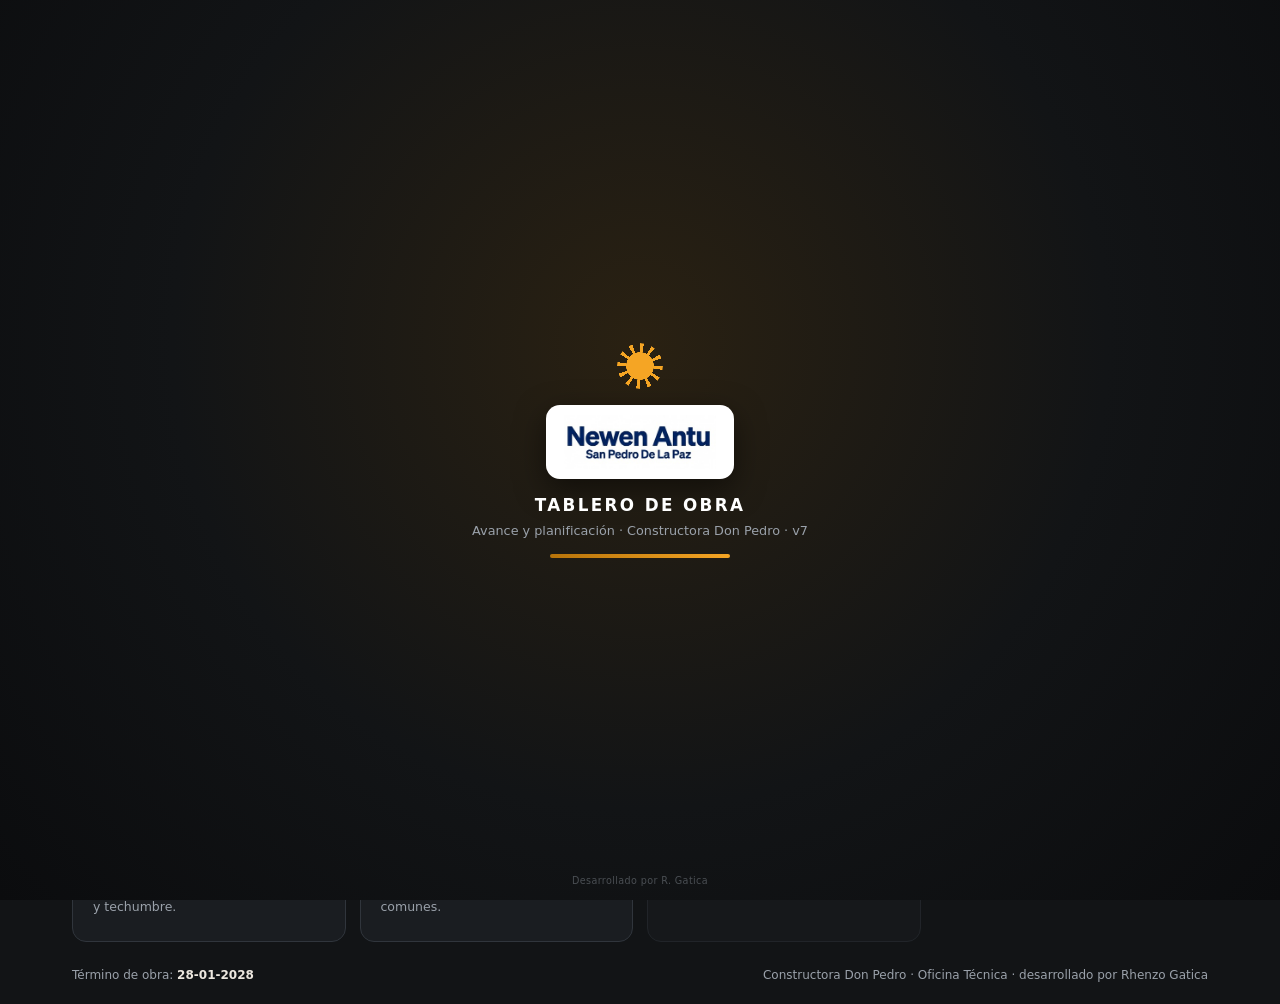
<file: web/index.html>
<!DOCTYPE html>
<html lang="es">
<head>
<meta charset="UTF-8">
<meta name="viewport" content="width=device-width, initial-scale=1.0">
<title>Newen Antu · Tablero de Obra</title>
<link rel="stylesheet" href="estilo.css">
<style>
  .portada { position: relative; overflow: hidden; border-radius: 16px; border: 1px solid var(--linea);
    background: radial-gradient(circle at 88% -20%, rgba(245,165,36,.35), transparent 45%), var(--panel);
    padding: 30px 32px; display: grid; grid-template-columns: 1fr auto; gap: 20px; align-items: center; margin-bottom: 22px; }
  .portada h1 { font-size: 30px; letter-spacing: .3px; }
  .portada h1 span { color: var(--sol); }
  .portada p { color: var(--suave); margin-top: 6px; font-size: 14px; }
  .portada .logo-na { background: #fff; border-radius: 10px; padding: 8px 14px; height: 70px; }
  .semana { margin-top: 16px; display: flex; gap: 10px; flex-wrap: wrap; }

  .modulos { display: grid; grid-template-columns: repeat(auto-fit, minmax(230px, 1fr)); gap: 14px; }
  .modulo { position: relative; background: var(--panel); border: 1px solid var(--linea); border-radius: 14px; padding: 22px 20px;
    text-decoration: none; display: flex; flex-direction: column; gap: 8px; transition: transform .15s, border-color .15s; min-height: 150px; }
  .modulo:hover { transform: translateY(-3px); border-color: var(--sol); }
  .modulo .ico { font-size: 26px; }
  .modulo h2 { font-size: 16px; }
  .modulo p { color: var(--suave); font-size: 12.5px; line-height: 1.45; flex: 1; }
  .modulo.principal { grid-column: span 2; background: linear-gradient(135deg, #2c2210, var(--panel) 60%); border-color: var(--sol-osc); }
  .modulo.principal h2 { font-size: 19px; color: var(--sol); }
  .modulo.off { opacity: .5; pointer-events: none; }
  .avance { display: grid; grid-template-columns: 260px 1fr; gap: 14px; margin-bottom: 22px; }
  .avance .kpis { display: grid; gap: 10px; }
  .avance .k { background: var(--panel); border: 1px solid var(--linea); border-radius: var(--radio); padding: 12px 14px; }
  .avance .k span { color: var(--suave); font-size: 11px; text-transform: uppercase; letter-spacing: .5px; }
  .avance .k b { display: block; font-size: 21px; margin-top: 2px; }
  .avance .k small { color: var(--suave); font-size: 11.5px; }
  .curva { background: var(--panel); border: 1px solid var(--linea); border-radius: var(--radio); padding: 14px 16px; }
  .curva h3 { font-size: 13px; color: var(--suave); font-weight: 600; margin-bottom: 6px; display: flex; justify-content: space-between; }
  .curva svg { width: 100%; height: 230px; display: block; }
  @media (max-width: 760px) { .avance { grid-template-columns: 1fr; } }
  .pie { margin-top: 26px; display: flex; justify-content: space-between; color: var(--suave); font-size: 12px; flex-wrap: wrap; gap: 8px; }
  .pie b { color: var(--texto); }
  @media (max-width: 700px) { .portada { grid-template-columns: 1fr; } .modulo.principal { grid-column: auto; } }
</style>
</head>
<body>
<div id="splash" aria-hidden="true">
  <div class="sol"></div>
  <div class="lg"><img src="logo_newen_antu.png" alt="Newen Antu"></div>
  <h1>Tablero de Obra</h1>
  <p>Avance y planificación · Constructora Don Pedro · v7</p>
  <div class="bar"><i></i></div>
  <div class="cred">Desarrollado por R. Gatica</div>
</div>
<script>
  // Solo la primera vez por sesión del navegador
  try { if (sessionStorage.getItem('na_splash')) document.getElementById('splash').style.display = 'none'; } catch (e) {}
</script>
<header class="barra">
  <a class="marca" href="index.html"><div class="sol"></div><div><b>Newen Antu · Tablero de Obra</b><small>San Pedro de la Paz</small></div></a>
  <div class="acciones"><span class="chip" id="origen">Cargando…</span></div>
</header>

<main class="contenedor">
  <section class="portada">
    <div>
      <h1>Tablero de Obra <span>Newen Antu</span></h1>
      <p>80 departamentos · 5 torres · Programación intermedia y Last Planner</p>
      <div class="semana" id="semana"></div>
    </div>
    <img class="logo-na" src="logo_newen_antu.png" alt="Newen Antu">
  </section>

  <section class="avance" id="avance" style="display:none">
    <div class="kpis">
      <div class="k"><span>Avance real (Foco)</span><b id="aReal" style="color:var(--sol)">—</b><small id="aFecha"></small></div>
      <div class="k"><span>Programado a la fecha</span><b id="aProg">—</b><small id="aCump"></small></div>
      <div class="k"><span>PPC última semana</span><b id="aPpc">—</b><small>Last Planner</small></div>
    </div>
    <div class="curva"><h3><span>Curva de avance acumulado</span><span><b style="color:var(--sol)">━</b> Real &nbsp; <b style="color:#7d8590">┅</b> Programado</span></h3><svg id="grafico" viewBox="0 0 800 230" preserveAspectRatio="none"></svg></div>
  </section>

  <section class="modulos">
    <a class="modulo principal" href="plan.html">
      <span class="ico">🗓️</span>
      <h2>Planificación semanal</h2>
      <p id="txtPlan">Compromisos de la semana leídos desde la pizarra, avance por torre y PAC listo para imprimir.</p>
      <span><span class="chip aviso">Abrir PAC →</span></span>
    </a>
    <a class="modulo" href="subcontratos.html">
      <span class="ico">👷</span><h2>Programa por subcontrato</h2>
      <p>Qué le toca a cada subcontrato las próximas semanas según el Programa OG, para imprimir y entregar.</p>
    </a>
    <a class="modulo" href="obra_gruesa.html">
      <span class="ico">🏗️</span><h2>Obra gruesa · Estructura</h2>
      <p>Fundaciones, muros y losas por torre, nivel y ciclo, sobre la planta CAD.</p>
    </a>
    <a class="modulo" href="cierres.html">
      <span class="ico">🧱</span><h2>Cierres y EIFS</h2>
      <p>Tabiques, ventanas, andamios, EIFS y techumbre.</p>
    </a>
    <a class="modulo" href="terminaciones.html">
      <span class="ico">🚪</span><h2>Terminaciones</h2>
      <p>Partidas por departamento y áreas comunes.</p>
    </a>
    <div class="modulo off">
      <span class="ico">🛣️</span><h2>Urbanización y exteriores</h2><p>Próximamente.</p>
    </div>
  </section>

  <div class="pie">
    <span>Término de obra: <b>28-01-2028</b></span>
    <span>Constructora Don Pedro · Oficina Técnica · desarrollado por Rhenzo Gatica</span>
  </div>
</main>

<script src="datos.js"></script>
<script>
const T0 = Date.now();
function salirSplash() {
  const sp = document.getElementById('splash');
  if (!sp || sp.style.display === 'none') return;
  setTimeout(() => {
    sp.classList.add('fuera'); setTimeout(() => sp.style.display = 'none', 400);
    try { sessionStorage.setItem('na_splash', '1'); } catch (e) {}
  }, Math.max(0, 2000 - (Date.now() - T0)));   // mínimo 2 s
}
setTimeout(salirSplash, 6000);                   // máximo 6 s aunque la planilla no responda
const CARGA = NA.cargar();
CARGA.then(salirSplash, salirSplash);
CARGA.then(({ datos: d, origen }) => {
  const o = document.getElementById('origen');
  o.textContent = origen; o.className = 'chip ' + (origen.startsWith('En línea') ? 'vivo' : 'aviso');
  const n = d.plan.length + (d.sinUnidades || []).length;
  const torres = [...new Set(d.plan.map(p => p.torre))].join(' · ');
  document.getElementById('semana').innerHTML =
    `<span class="chip aviso">Semana ${d.semana.inicio.slice(0, 5)} → ${d.semana.fin.slice(0, 5)}</span>` +
    `<span class="chip">Corte jueves ${d.semana.corte}</span><span class="chip">${n} partidas comprometidas</span>` +
    (torres ? `<span class="chip">${torres}</span>` : '');
  document.getElementById('txtPlan').textContent =
    `${n} compromisos esta semana para ${d.config.supervisor || 'la cuadrilla'}. Avance por torre y PAC listo para imprimir.`;
  pintarCurva(d);
}).catch(() => { document.getElementById('origen').textContent = 'Sin datos'; });

function pintarCurva(d) {
  const a = d.avance; if (!a || !d.curva || !d.curva.length) return;
  document.getElementById('avance').style.display = '';
  const f2 = n => n == null ? '—' : n.toFixed(2).replace('.', ',') + '%';
  document.getElementById('aReal').textContent = f2(a.real);
  document.getElementById('aFecha').textContent = 'Corte ' + a.fecha;
  document.getElementById('aProg').textContent = f2(a.prog);
  document.getElementById('aCump').textContent = a.prog ? 'Cumplimiento ' + Math.round(a.real / a.prog * 100) + '%' : '';
  document.getElementById('aPpc').textContent = a.ppc == null ? '—' : Math.round(a.ppc) + '%';
  const idx = d.curva.findIndex(c => c.fecha === a.fecha);
  const pts = d.curva.slice(0, Math.min(d.curva.length, idx + 9));
  const W = 800, H = 230, pad = 28, max = Math.max(...pts.map(c => c.prog || 0), ...pts.map(c => c.real || 0)) * 1.1 || 1;
  const x = i => pad + i * (W - pad * 2) / (pts.length - 1), y = v => H - pad - v / max * (H - pad * 2);
  const linea = k => pts.map((c, i) => c[k] == null ? null : `${x(i)},${y(c[k])}`).filter(Boolean).join(' ');
  let g = '';
  for (let t = 0; t <= 4; t++) { const v = max / 4 * t; g += `<line x1="${pad}" x2="${W - pad}" y1="${y(v)}" y2="${y(v)}" stroke="#2a2f36"/><text x="2" y="${y(v) + 4}" fill="#7d8590" font-size="10">${v.toFixed(1)}%</text>`; }
  pts.forEach((c, i) => { if (i % 4 === 0) g += `<text x="${x(i)}" y="${H - 8}" fill="#7d8590" font-size="10" text-anchor="middle">${c.fecha.slice(0, 5)}</text>`; });
  g += `<line x1="${x(idx)}" x2="${x(idx)}" y1="${pad}" y2="${H - pad}" stroke="#f5a524" stroke-dasharray="3 4" opacity=".5"/>`;
  g += `<polyline points="${linea('prog')}" fill="none" stroke="#7d8590" stroke-width="2" stroke-dasharray="6 5"/>`;
  g += `<polyline points="${linea('real')}" fill="none" stroke="#f5a524" stroke-width="3"/>`;
  g += `<circle cx="${x(idx)}" cy="${y(a.real)}" r="5" fill="#f5a524"/>`;
  document.getElementById('grafico').innerHTML = g;
}
</script>
</body>
</html>
</file>
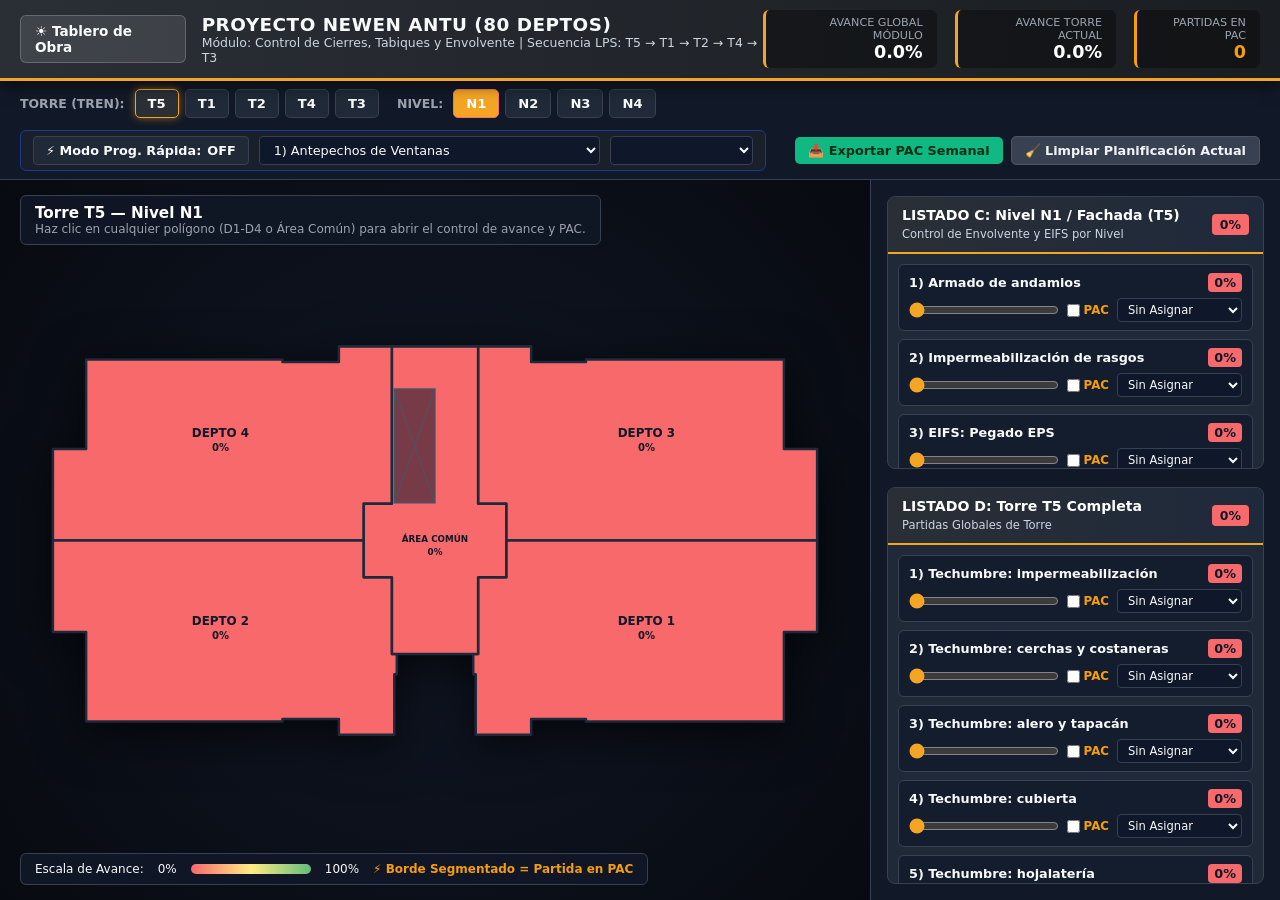
<file: web/cierres.html>
<!DOCTYPE html>
<html lang="es">
<head>
  <meta charset="UTF-8">
  <meta name="viewport" content="width=device-width, initial-scale=1.0">
  <title>Cierres y EIFS · Newen Antu · Tablero de Obra</title>
  <style>
    :root {
      --corp-blue: #2A2F36;
      --corp-red: #F5A524;
      --bg-dark: #090D16;
      --panel-dark: #111827;
      --card-dark: #1F2937;
      --border-col: #374151;
      --text-main: #F9FAFB;
      --text-muted: #9CA3AF;
      --sem-red: #F8696B;
      --sem-yel: #FFEB84;
      --sem-grn: #63BE7B;
      --pac-gold: #F59E0B;
    }

    * { box-sizing: border-box; margin: 0; padding: 0; font-family: 'Segoe UI', system-ui, -apple-system, sans-serif; }
    body { background-color: var(--bg-dark); color: var(--text-main); height: 100vh; display: flex; flex-direction: column; overflow: hidden; }

    /* HEADER CORPORATIVO */
    header {
      background: linear-gradient(90deg, var(--corp-blue) 0%, #1A1D21 100%);
      border-bottom: 3px solid var(--corp-red);
      padding: 10px 20px;
      display: flex;
      justify-content: space-between;
      align-items: center;
      box-shadow: 0 4px 15px rgba(0,0,0,0.6);
      z-index: 20;
    }
    .header-left { display: flex; align-items: center; gap: 16px; }
    .btn-portal {
      background: rgba(255,255,255,0.1);
      color: var(--text-main);
      text-decoration: none;
      padding: 7px 14px;
      border-radius: 6px;
      font-weight: 600;
      font-size: 0.85rem;
      border: 1px solid rgba(255,255,255,0.2);
      transition: all 0.2s;
      display: flex;
      align-items: center;
      gap: 6px;
    }
    .btn-portal:hover { background: var(--corp-red); border-color: var(--corp-red); }
    .project-title h1 { font-size: 1.15rem; font-weight: 700; letter-spacing: 0.5px; }
    .project-title span { font-size: 0.78rem; color: #CBD5E1; display: block; }

    .header-kpis { display: flex; gap: 18px; align-items: center; }
    .kpi-box {
      background: rgba(0,0,0,0.35);
      padding: 6px 14px;
      border-radius: 6px;
      border-left: 3px solid var(--corp-red);
      text-align: right;
    }
    .kpi-box .lbl { font-size: 0.7rem; color: var(--text-muted); text-transform: uppercase; }
    .kpi-box .val { font-size: 1.1rem; font-weight: 800; color: #fff; }

    /* BARRA DE HERRAMIENTAS Y PROGRAMACIÓN RÁPIDA */
    .toolbar {
      background: var(--panel-dark);
      border-bottom: 1px solid var(--border-col);
      padding: 8px 20px;
      display: flex;
      justify-content: space-between;
      align-items: center;
      flex-wrap: wrap;
      gap: 12px;
      z-index: 15;
    }
    .nav-group { display: flex; align-items: center; gap: 6px; }
    .nav-label { font-size: 0.78rem; font-weight: 700; color: var(--text-muted); margin-right: 4px; text-transform: uppercase; }
    .tab-btn {
      background: var(--card-dark);
      color: var(--text-main);
      border: 1px solid var(--border-col);
      padding: 6px 12px;
      border-radius: 5px;
      cursor: pointer;
      font-weight: 600;
      font-size: 0.82rem;
      transition: 0.15s;
    }
    .tab-btn:hover { border-color: #FCD385; }
    .tab-btn.active { background: var(--corp-blue); border-color: #F5A524; color: #fff; box-shadow: 0 0 8px rgba(245, 165, 36,0.5); }
    .tab-btn.active-lvl { background: var(--corp-red); border-color: #F87171; color: #fff; }

    /* MODO PROGRAMACIÓN RÁPIDA */
    .fast-prog-bar {
      display: flex;
      align-items: center;
      gap: 10px;
      background: rgba(42, 47, 54, 0.35);
      border: 1px solid #1E3A8A;
      padding: 5px 12px;
      border-radius: 6px;
    }
    .fast-prog-bar.active-mode {
      background: rgba(245, 165, 36, 0.25);
      border-color: var(--corp-red);
      box-shadow: 0 0 12px rgba(245, 165, 36, 0.4);
    }
    .toggle-fast-btn {
      background: var(--card-dark);
      color: var(--text-main);
      border: 1px solid var(--border-col);
      padding: 6px 12px;
      border-radius: 4px;
      cursor: pointer;
      font-weight: 700;
      font-size: 0.8rem;
      display: flex;
      align-items: center;
      gap: 6px;
    }
    .toggle-fast-btn.on { background: var(--corp-red); border-color: #FCD385; color: #fff; animation: pulse 1.8s infinite; }
    @keyframes pulse { 0% { opacity: 1; } 50% { opacity: 0.75; } 100% { opacity: 1; } }

    select.ctrl-select {
      background: #0F172A;
      color: var(--text-main);
      border: 1px solid var(--border-col);
      padding: 5px 10px;
      border-radius: 4px;
      font-size: 0.8rem;
      outline: none;
    }

    .action-group { display: flex; align-items: center; gap: 8px; }
    .btn-action {
      padding: 6px 13px;
      border-radius: 5px;
      font-weight: 700;
      font-size: 0.8rem;
      cursor: pointer;
      border: none;
      display: flex;
      align-items: center;
      gap: 6px;
      transition: 0.2s;
    }
    .btn-export { background: #10B981; color: #052E16; }
    .btn-export:hover { background: #34D399; }
    .btn-clear { background: #374151; color: #F3F4F6; border: 1px solid #4B5563; }
    .btn-clear:hover { background: var(--corp-red); border-color: var(--corp-red); color: #fff; }

    /* WORKSPACE PRINCIPAL */
    .workspace {
      flex: 1;
      display: grid;
      grid-template-columns: 1fr 410px;
      overflow: hidden;
    }

    /* ZONA CENTRAL: PLANO SVG */
    .canvas-zone {
      position: relative;
      background: radial-gradient(circle at center, #111827 0%, #070A10 100%);
      display: flex;
      flex-direction: column;
      align-items: center;
      justify-content: center;
      padding: 20px;
      overflow: hidden;
    }
    .canvas-header-overlay {
      position: absolute;
      top: 15px;
      left: 20px;
      background: rgba(17, 24, 39, 0.85);
      border: 1px solid var(--border-col);
      padding: 8px 14px;
      border-radius: 6px;
      backdrop-filter: blur(4px);
    }
    .canvas-header-overlay h2 { font-size: 0.95rem; color: #fff; }
    .canvas-header-overlay p { font-size: 0.75rem; color: var(--text-muted); }

    .legend-overlay {
      position: absolute;
      bottom: 15px;
      left: 20px;
      background: rgba(17, 24, 39, 0.9);
      border: 1px solid var(--border-col);
      padding: 8px 14px;
      border-radius: 6px;
      display: flex;
      align-items: center;
      gap: 14px;
      font-size: 0.75rem;
    }
    .grad-bar {
      width: 120px;
      height: 10px;
      border-radius: 5px;
      background: linear-gradient(90deg, var(--sem-red) 0%, var(--sem-yel) 50%, var(--sem-grn) 100%);
    }
    .pac-badge-legend {
      display: inline-flex;
      align-items: center;
      gap: 5px;
      color: var(--pac-gold);
      font-weight: 700;
    }

    svg#floorplan {
      width: 100%;
      height: 100%;
      max-width: 1050px;
      max-height: 75vh;
      filter: drop-shadow(0 10px 25px rgba(0,0,0,0.7));
    }
    .unit-poly {
      stroke: #1E293B;
      stroke-width: 8;
      cursor: pointer;
      transition: filter 0.15s, stroke 0.15s, stroke-width 0.15s;
      stroke-linejoin: round;
    }
    .unit-poly:hover {
      filter: brightness(1.15);
      stroke: #ffffff;
      stroke-width: 12;
    }
    .unit-poly.pac-scheduled {
      stroke: var(--pac-gold);
      stroke-width: 14;
      stroke-dasharray: 28, 12;
    }
    .shaft-poly {
      fill: rgba(15, 23, 42, 0.55);
      stroke: #475569;
      stroke-width: 4;
      pointer-events: none;
    }
    .svg-label-title {
      font-size: 38px;
      font-weight: 800;
      fill: #0F172A;
      text-anchor: middle;
      pointer-events: none;
    }
    .svg-label-pct {
      font-size: 32px;
      font-weight: 800;
      fill: #0F172A;
      text-anchor: middle;
      pointer-events: none;
    }
    .svg-label-pac {
      font-size: 23px;
      font-weight: 700;
      fill: #1E293B;
      text-anchor: middle;
      pointer-events: none;
    }

    /* PANEL LATERAL DERECHO: LISTADOS C Y D */
    .side-panel {
      background: var(--panel-dark);
      border-left: 1px solid var(--border-col);
      display: flex;
      flex-direction: column;
      overflow-y: auto;
      padding: 16px;
      gap: 18px;
    }
    .side-section {
      background: var(--card-dark);
      border: 1px solid var(--border-col);
      border-radius: 8px;
      overflow: hidden;
    }
    .side-sec-header {
      background: linear-gradient(90deg, var(--corp-blue) 0%, #1E293B 100%);
      padding: 10px 14px;
      border-bottom: 2px solid var(--corp-red);
      display: flex;
      justify-content: space-between;
      align-items: center;
      cursor: pointer;
    }
    .side-sec-header h3 { font-size: 0.88rem; font-weight: 700; color: #fff; }
    .side-sec-header .badge-pct {
      padding: 3px 8px;
      border-radius: 4px;
      font-size: 0.78rem;
      font-weight: 800;
      color: #0F172A;
    }
    .side-sec-body { padding: 10px; display: flex; flex-direction: column; gap: 8px; }

    .side-task-row {
      background: rgba(15, 23, 42, 0.65);
      border: 1px solid var(--border-col);
      border-radius: 6px;
      padding: 8px 10px;
      display: flex;
      flex-direction: column;
      gap: 6px;
      transition: 0.15s;
    }
    .side-task-row.pac-active {
      border-color: var(--pac-gold);
      background: rgba(245, 158, 11, 0.1);
    }
    .side-task-top {
      display: flex;
      justify-content: space-between;
      align-items: center;
      font-size: 0.8rem;
      font-weight: 600;
    }
    .side-task-controls {
      display: grid;
      grid-template-columns: 1fr auto auto;
      align-items: center;
      gap: 8px;
    }
    input[type="range"] {
      width: 100%;
      accent-color: var(--corp-red);
      cursor: pointer;
    }
    .pac-check-label {
      display: flex;
      align-items: center;
      gap: 4px;
      font-size: 0.74rem;
      color: var(--pac-gold);
      font-weight: 700;
      cursor: pointer;
      white-space: nowrap;
    }

    /* MODAL DE EDICIÓN ESTÁNDAR */
    .modal-backdrop {
      position: fixed;
      inset: 0;
      background: rgba(0, 0, 0, 0.75);
      backdrop-filter: blur(3px);
      display: none;
      justify-content: center;
      align-items: center;
      z-index: 100;
    }
    .modal-backdrop.open { display: flex; }
    .modal-content {
      background: var(--panel-dark);
      border: 1px solid var(--border-col);
      border-top: 4px solid var(--corp-red);
      width: 95%;
      max-width: 680px;
      border-radius: 8px;
      box-shadow: 0 20px 50px rgba(0,0,0,0.85);
      overflow: hidden;
      display: flex;
      flex-direction: column;
    }
    .modal-header {
      background: var(--corp-blue);
      padding: 14px 20px;
      display: flex;
      justify-content: space-between;
      align-items: center;
    }
    .modal-header h3 { font-size: 1.05rem; color: #fff; }
    .modal-close {
      background: transparent;
      border: none;
      color: #fff;
      font-size: 1.3rem;
      cursor: pointer;
      line-height: 1;
    }
    .modal-body {
      padding: 18px 20px;
      max-height: 70vh;
      overflow-y: auto;
      display: flex;
      flex-direction: column;
      gap: 12px;
    }
    .modal-task-item {
      background: var(--card-dark);
      border: 1px solid var(--border-col);
      padding: 12px 14px;
      border-radius: 6px;
      display: flex;
      flex-direction: column;
      gap: 8px;
    }
    .modal-task-item.pac-on {
      border-color: var(--pac-gold);
      background: rgba(245, 158, 11, 0.08);
    }
    .modal-task-head {
      display: flex;
      justify-content: space-between;
      align-items: center;
      font-weight: 700;
      font-size: 0.9rem;
    }
    .modal-task-grid {
      display: grid;
      grid-template-columns: 1fr 140px 150px;
      gap: 12px;
      align-items: center;
    }
    .modal-footer {
      padding: 12px 20px;
      background: #0B0F19;
      border-top: 1px solid var(--border-col);
      display: flex;
      justify-content: flex-end;
      gap: 10px;
    }
    .btn-modal-save {
      background: var(--corp-blue);
      color: #fff;
      border: 1px solid #F5A524;
      padding: 8px 18px;
      border-radius: 5px;
      font-weight: 700;
      cursor: pointer;
    }
    .btn-modal-save:hover { background: #1D4ED8; }
  </style>
</head>
<body>

  <!-- HEADER CORPORATIVO -->
  <header>
    <div class="header-left">
      <a href="index.html" class="btn-portal">☀ Tablero de Obra</a>
      <div class="project-title">
        <h1>PROYECTO NEWEN ANTU (80 DEPTOS)</h1>
        <span>Módulo: Control de Cierres, Tabiques y Envolvente | Secuencia LPS: T5 → T1 → T2 → T4 → T3</span>
      </div>
    </div>
    <div class="header-kpis">
      <div class="kpi-box">
        <div class="lbl">Avance Global Módulo</div>
        <div class="val" id="kpi-global-pct">0.0%</div>
      </div>
      <div class="kpi-box">
        <div class="lbl">Avance Torre Actual</div>
        <div class="val" id="kpi-tower-pct">0.0%</div>
      </div>
      <div class="kpi-box" style="border-left-color: var(--pac-gold);">
        <div class="lbl">Partidas en PAC</div>
        <div class="val" id="kpi-pac-count" style="color: var(--pac-gold);">0</div>
      </div>
    </div>
  </header>

  <!-- BARRA SUPERIOR DE NAVEGACIÓN Y PROGRAMACIÓN RÁPIDA -->
  <div class="toolbar">
    <div style="display:flex; gap:18px; align-items:center; flex-wrap:wrap;">
      <div class="nav-group" id="tower-tabs">
        <span class="nav-label">Torre (Tren):</span>
      </div>
      <div class="nav-group" id="level-tabs">
        <span class="nav-label">Nivel:</span>
      </div>
    </div>

    <!-- MODO DE PROGRAMACIÓN RÁPIDA -->
    <div class="fast-prog-bar" id="fast-prog-Container">
      <button class="toggle-fast-btn" id="btn-toggle-fast" onclick="toggleFastMode()">
        ⚡ Modo Prog. Rápida: <span id="fast-state-txt">OFF</span>
      </button>
      <select id="fast-task-select" class="ctrl-select" title="Partida Global para asignar con 1 clic"></select>
      <select id="fast-sup-select" class="ctrl-select" title="Supervisor Global"></select>
    </div>

    <!-- BOTONES DE ACCIÓN LPS -->
    <div class="action-group">
      <button class="btn-action btn-export" onclick="exportPrintablePAC()">📥 Exportar PAC Semanal</button>
      <button class="btn-action btn-clear" onclick="clearAllPAC()">🧹 Limpiar Planificación Actual</button>
    </div>
  </div>

  <!-- WORKSPACE CENTRAL + PANEL LATERAL -->
  <div class="workspace">
    <!-- PLANO INTERACTIVO PLANTA TIPO (LISTADOS A Y B) -->
    <div class="canvas-zone">
      <div class="canvas-header-overlay">
        <h2 id="canvas-current-title">Torre T5 — Nivel N1</h2>
        <p id="canvas-mode-hint">Haz clic en cualquier polígono (D1-D4 o Área Común) para abrir el control de avance y PAC.</p>
      </div>

      <!-- SVG EXTRAÍDO FIELMENTE DEL DXF ADJUNTO -->
      <svg id="floorplan" viewBox="580 180 2650 1420" preserveAspectRatio="xMidYMid meet">
        <!-- Polígono DEPARTAMENTO 4 (Arriba Izquierda - Handle 4C3) -->
        <polygon id="poly-D4" class="unit-poly" onclick="handleUnitClick('D4')"
          points="1677.57,890.21 685.07,890.21 685.07,598.21 791.07,598.21 791.07,312.21 1418.07,312.21 1418.07,320.21 1598.07,320.21 1598.07,270.21 1767.57,270.21 1767.57,772.71 1677.57,772.71" />

        <!-- Polígono DEPARTAMENTO 3 (Arriba Derecha - Handle 4C5) -->
        <polygon id="poly-D3" class="unit-poly" onclick="handleUnitClick('D3')"
          points="2132.57,890.21 3125.07,890.21 3125.07,598.21 3019.07,598.21 3019.07,312.21 2387.07,312.21 2387.07,320.21 2212.07,320.21 2212.07,270.21 2042.57,270.21 2042.57,772.71 2132.57,772.71" />

        <!-- Polígono DEPARTAMENTO 2 (Abajo Izquierda - Handle 4C4) -->
        <polygon id="poly-D2" class="unit-poly" onclick="handleUnitClick('D2')"
          points="1677.57,890.21 685.07,890.21 685.07,1182.21 791.07,1182.21 791.07,1468.21 1418.07,1468.21 1418.07,1460.21 1598.07,1460.21 1598.07,1510.21 1775.07,1510.21 1775.07,1317.21 1783.07,1317.21 1783.08,1252.21 1767.57,1252.21 1767.57,1007.71 1677.57,1007.71" />

        <!-- Polígono DEPARTAMENTO 1 (Abajo Derecha - Handle 4C6) -->
        <polygon id="poly-D1" class="unit-poly" onclick="handleUnitClick('D1')"
          points="2132.57,890.21 3125.07,890.21 3125.07,1182.21 3019.07,1182.21 3019.07,1468.21 2387.07,1468.21 2387.07,1460.21 2212.07,1460.21 2212.07,1510.21 2035.07,1510.21 2035.07,1317.21 2027.07,1317.21 2027.07,1252.21 2042.57,1252.21 2042.57,1007.71 2132.57,1007.71" />

        <!-- Polígono ÁREA COMÚN CENTRAL (Handle 489) -->
        <polygon id="poly-COMUN" class="unit-poly" onclick="handleUnitClick('COMUN')"
          points="1767.57,270.21 2042.57,270.21 2042.57,772.71 2132.57,772.71 2132.57,1007.71 2042.57,1007.71 2042.57,1252.21 1767.57,1252.21 1767.57,1007.71 1677.57,1007.71 1677.57,772.71 1767.57,772.71" />

        <!-- Detalle Caja Escalera / Shaft en Área Común (Handles 48B y 48E) -->
        <polygon class="shaft-poly" points="1775.07,770.21 1905.07,770.21 1905.07,406.21 1775.07,406.21" />
        <line x1="1775.07" y1="770.21" x2="1905.07" y2="406.21" stroke="#475569" stroke-width="3" pointer-events="none"/>
        <line x1="1775.07" y1="406.21" x2="1905.07" y2="770.21" stroke="#475569" stroke-width="3" pointer-events="none"/>

        <!-- Etiquetas Dinámicas sobre los Polígonos -->
        <g transform="translate(1220, 580)">
          <text class="svg-label-title" y="-20">DEPTO 4</text>
          <text id="txt-pct-D4" class="svg-label-pct" y="25">0%</text>
          <text id="txt-pac-D4" class="svg-label-pac" y="60"></text>
        </g>

        <g transform="translate(2580, 580)">
          <text class="svg-label-title" y="-20">DEPTO 3</text>
          <text id="txt-pct-D3" class="svg-label-pct" y="25">0%</text>
          <text id="txt-pac-D3" class="svg-label-pac" y="60"></text>
        </g>

        <g transform="translate(1220, 1180)">
          <text class="svg-label-title" y="-20">DEPTO 2</text>
          <text id="txt-pct-D2" class="svg-label-pct" y="25">0%</text>
          <text id="txt-pac-D2" class="svg-label-pac" y="60"></text>
        </g>

        <g transform="translate(2580, 1180)">
          <text class="svg-label-title" y="-20">DEPTO 1</text>
          <text id="txt-pct-D1" class="svg-label-pct" y="25">0%</text>
          <text id="txt-pac-D1" class="svg-label-pac" y="60"></text>
        </g>

        <g transform="translate(1905, 920)">
          <text class="svg-label-title" style="font-size:28px;" y="-25">ÁREA COMÚN</text>
          <text id="txt-pct-COMUN" class="svg-label-pct" style="font-size:28px;" y="15">0%</text>
          <text id="txt-pac-COMUN" class="svg-label-pac" style="font-size:20px;" y="48"></text>
        </g>
      </svg>

      <!-- LEYENDA SEMÁFORO CONTINUO -->
      <div class="legend-overlay">
        <span>Escala de Avance:</span>
        <span>0%</span>
        <div class="grad-bar"></div>
        <span>100%</span>
        <span class="pac-badge-legend">⚡ Borde Segmentado = Partida en PAC</span>
      </div>
    </div>

    <!-- PANEL LATERAL DERECHO (LISTADOS C Y D) -->
    <aside class="side-panel">
      <!-- LISTADO C: POR NIVEL / FACHADA -->
      <div class="side-section">
        <div class="side-sec-header" onclick="handleSideHeaderClick('NIVEL')">
          <div>
            <h3 id="side-title-nivel">LISTADO C: Nivel N1 / Fachada</h3>
            <span style="font-size:0.72rem; color:#CBD5E1;">Control de Envolvente y EIFS por Nivel</span>
          </div>
          <span class="badge-pct" id="badge-pct-nivel">0%</span>
        </div>
        <div class="side-sec-body" id="list-c-container"></div>
      </div>

      <!-- LISTADO D: POR TORRE COMPLETA -->
      <div class="side-section">
        <div class="side-sec-header" onclick="handleSideHeaderClick('TORRE')">
          <div>
            <h3 id="side-title-torre">LISTADO D: Torre T5 Completa</h3>
            <span style="font-size:0.72rem; color:#CBD5E1;">Partidas Globales de Torre</span>
          </div>
          <span class="badge-pct" id="badge-pct-torre">0%</span>
        </div>
        <div class="side-sec-body" id="list-d-container"></div>
      </div>
    </aside>
  </div>

  <!-- MODAL DE EDICIÓN ESTÁNDAR -->
  <div class="modal-backdrop" id="unit-modal">
    <div class="modal-content">
      <div class="modal-header">
        <h3 id="modal-title">Control de Frente</h3>
        <button class="modal-close" onclick="closeModal()">×</button>
      </div>
      <div class="modal-body" id="modal-tasks-list"></div>
      <div class="modal-footer">
        <button class="btn-modal-save" onclick="closeModal()">✔ Guardar y Cerrar</button>
      </div>
    </div>
  </div>

  <script>
    /*************************************************************************
     * 1. PARÁMETROS MAESTROS DEL MÓDULO (BLOQUE 1)
     *************************************************************************/
    const TOWERS = ['T5', 'T1', 'T2', 'T4', 'T3'];
    const LEVELS = ['N1', 'N2', 'N3', 'N4'];
    const UNITS_DEPTOS = ['D1', 'D2', 'D3', 'D4'];
    const SUPERVISORS = ['Ignacio Fuentes', 'Sin Asignar'];

    const LISTADO_A = [
      { id: 'A1', name: '1) Antepechos de Ventanas', list: 'A' },
      { id: 'A2', name: '2) Instalación Ventanas (Deptos)', list: 'A' },
      { id: 'A3', name: '3) Tabiques Interiores', list: 'A' },
      { id: 'A4', name: '4) Shaft y Zócalos Sanitarios', list: 'A' },
      { id: 'A5', name: '5) Balcones y Barandas', list: 'A' }
    ];

    const LISTADO_B = [
      { id: 'B1', name: '1) Instalación Ventanas (Áreas Comunes)', list: 'B' },
      { id: 'B2', name: '2) Shaft Áreas Comunes', list: 'B' },
      { id: 'B3', name: '3) Montaje Escalera Metálica', list: 'B' }
    ];

    const LISTADO_C = [
      { id: 'C1', name: '1) Armado de andamios', list: 'C' },
      { id: 'C2', name: '2) Impermeabilización de rasgos', list: 'C' },
      { id: 'C3', name: '3) EIFS: Pegado EPS', list: 'C' },
      { id: 'C4', name: '4) EIFS: Malla + Base Coat', list: 'C' },
      { id: 'C5', name: '5) EIFS: Terminación acrílica', list: 'C' },
      { id: 'C6', name: '6) Desarmado de andamios', list: 'C' }
    ];

    const LISTADO_D = [
      { id: 'D_1', name: '1) Techumbre: impermeabilización', list: 'D' },
      { id: 'D_2', name: '2) Techumbre: cerchas y costaneras', list: 'D' },
      { id: 'D_3', name: '3) Techumbre: alero y tapacán', list: 'D' },
      { id: 'D_4', name: '4) Techumbre: cubierta', list: 'D' },
      { id: 'D_5', name: '5) Techumbre: hojalatería', list: 'D' },
      { id: 'D_6', name: '6) Techumbre: aislación', list: 'D' },
      { id: 'D_7', name: '7) Techumbre: gatera', list: 'D' },
      { id: 'D_8', name: '8) Bajadas de PVC', list: 'D' },
      { id: 'D_9', name: '9) Acceso torre (cercha, rampa, entramado)', list: 'D' }
    ];

    const STORAGE_KEY = 'NA_V7_CIERRES';

    let currentTower = 'T5';
    let currentLevel = 'N1';
    let fastModeActive = false;
    let activeModalUnit = null;
    let projectData = {};

    /*************************************************************************
     * 2. INICIALIZACIÓN Y ESTRUCTURA DE DATOS (5 TORRES x 4 NIVELES)
     *************************************************************************/
    function createEmptyTaskState(taskList) {
      const obj = {};
      taskList.forEach(t => {
        obj[t.id] = { pct: 0, pac: false, sup: 'Sin Asignar' };
      });
      return obj;
    }

    function initData() {
      const saved = localStorage.getItem(STORAGE_KEY);
      if (saved) {
        try {
          projectData = JSON.parse(saved);
          return;
        } catch (e) { console.error(e); }
      }
      projectData = {};
      TOWERS.forEach(t => {
        projectData[t] = {
          torreTasks: createEmptyTaskState(LISTADO_D),
          levels: {}
        };
        LEVELS.forEach(n => {
          projectData[t].levels[n] = {
            units: {
              D1: createEmptyTaskState(LISTADO_A),
              D2: createEmptyTaskState(LISTADO_A),
              D3: createEmptyTaskState(LISTADO_A),
              D4: createEmptyTaskState(LISTADO_A),
              COMUN: createEmptyTaskState(LISTADO_B)
            },
             fachTasks: createEmptyTaskState(LISTADO_C)
          };
        });
      });
      saveData();
    }

    function saveData() {
      localStorage.setItem(STORAGE_KEY, JSON.stringify(projectData));
    }

    /*************************************************************************
     * 3. ESCALA DE SEMÁFORO CONTINUO (0% #F8696B -> 50% #FFEB84 -> 100% #63BE7B)
     *************************************************************************/
    function getSemaphoreColor(pct) {
      const p = Math.max(0, Math.min(100, Number(pct) || 0));
      let r, g, b;
      if (p <= 50) {
        const t = p / 50;
        r = Math.round(248 + (255 - 248) * t);
        g = Math.round(105 + (235 - 105) * t);
        b = Math.round(107 + (132 - 107) * t);
      } else {
        const t = (p - 50) / 50;
        r = Math.round(255 + (99 - 255) * t);
        g = Math.round(235 + (190 - 235) * t);
        b = Math.round(132 + (123 - 132) * t);
      }
      return `rgb(${r}, ${g}, ${b})`;
    }

    function computeAverage(taskStateObj, taskDefs) {
      let sum = 0;
      taskDefs.forEach(t => { sum += Number(taskStateObj[t.id]?.pct || 0); });
      return taskDefs.length ? (sum / taskDefs.length) : 0;
    }

    function countPACInUnit(taskStateObj, taskDefs) {
      let count = 0;
      taskDefs.forEach(t => { if (taskStateObj[t.id]?.pac) count++; });
      return count;
    }

    /*************************************************************************
     * 4. RENDERIZADO DE CONTROLES Y NAVEGACIÓN
     *************************************************************************/
    function initUIControls() {
      // Botones de Torre (T5 -> T1 -> T3 -> T2 -> T4)
      const tContainer = document.getElementById('tower-tabs');
      TOWERS.forEach(t => {
        const btn = document.createElement('button');
        btn.className = `tab-btn ${t === currentTower ? 'active' : ''}`;
        btn.id = `btn-tw-${t}`;
        btn.textContent = t;
        btn.onclick = () => { currentTower = t; renderAll(); };
        tContainer.appendChild(btn);
      });

      // Botones de Nivel (N1 al N4)
      const lContainer = document.getElementById('level-tabs');
      LEVELS.forEach(n => {
        const btn = document.createElement('button');
        btn.className = `tab-btn ${n === currentLevel ? 'active-lvl' : ''}`;
        btn.id = `btn-lv-${n}`;
        btn.textContent = n;
        btn.onclick = () => { currentLevel = n; renderAll(); };
        lContainer.appendChild(btn);
      });

      // Selector Global de Partidas (Modo Rápido)
      const taskSel = document.getElementById('fast-task-select');
      const groups = [
        { label: 'Listado A: Departamentos (D1-D4)', items: LISTADO_A },
        { label: 'Listado B: Área Común (COMUN)', items: LISTADO_B },
        { label: 'Listado C: Nivel / Fachada', items: LISTADO_C },
        { label: 'Listado D: Torre Completa', items: LISTADO_D }
      ];
      groups.forEach(g => {
        const optgroup = document.createElement('optgroup');
        optgroup.label = g.label;
        g.items.forEach(item => {
          const opt = document.createElement('option');
          opt.value = item.id;
          opt.textContent = item.name;
          optgroup.appendChild(opt);
        });
        taskSel.appendChild(optgroup);
      });

      // Selector Global de Supervisor
      const supSel = document.getElementById('fast-sup-select');
      SUPERVISORS.forEach(s => {
        const opt = document.createElement('option');
        opt.value = s;
        opt.textContent = s;
        supSel.appendChild(opt);
      });
      supSel.value = 'Supervisor 1';
    }

    function renderAll() {
      // Actualizar estado visual pestañas
      TOWERS.forEach(t => {
        document.getElementById(`btn-tw-${t}`).className = `tab-btn ${t === currentTower ? 'active' : ''}`;
      });
      LEVELS.forEach(n => {
        document.getElementById(`btn-lv-${n}`).className = `tab-btn ${n === currentLevel ? 'active-lvl' : ''}`;
      });

      document.getElementById('canvas-current-title').textContent = `Torre ${currentTower} — Nivel ${currentLevel}`;

      renderSVGUnits();
      renderSidePanel();
      updateKPIs();
    }

    /*************************************************************************
     * 5. RENDERIZADO DEL PLANO SVG CENTRAL (D1-D4 Y COMUN)
     *************************************************************************/
    function renderSVGUnits() {
      const lvlObj = projectData[currentTower].levels[currentLevel];

      // D1 a D4
      UNITS_DEPTOS.forEach(u => {
        const uState = lvlObj.units[u];
        const avg = computeAverage(uState, LISTADO_A);
        const pacCount = countPACInUnit(uState, LISTADO_A);

        const poly = document.getElementById(`poly-${u}`);
        poly.style.fill = getSemaphoreColor(avg);
        if (pacCount > 0) poly.classList.add('pac-scheduled');
        else poly.classList.remove('pac-scheduled');

        document.getElementById(`txt-pct-${u}`).textContent = `${avg.toFixed(0)}%`;
        document.getElementById(`txt-pac-${u}`).textContent = pacCount > 0 ? `⚡ ${pacCount} PAC` : '';
      });

      // COMUN
      const cState = lvlObj.units.COMUN;
      const cAvg = computeAverage(cState, LISTADO_B);
      const cPac = countPACInUnit(cState, LISTADO_B);
      const cPoly = document.getElementById('poly-COMUN');
      cPoly.style.fill = getSemaphoreColor(cAvg);
      if (cPac > 0) cPoly.classList.add('pac-scheduled');
      else cPoly.classList.remove('pac-scheduled');

      document.getElementById('txt-pct-COMUN').textContent = `${cAvg.toFixed(0)}%`;
      document.getElementById('txt-pac-COMUN').textContent = cPac > 0 ? `⚡ ${cPac} PAC` : '';
    }

    /*************************************************************************
     * 6. RENDERIZADO DEL PANEL LATERAL (LISTADOS C Y D)
     *************************************************************************/
    function renderSidePanel() {
      // Listado C: Nivel / Fachada
      const fachState = projectData[currentTower].levels[currentLevel].fachTasks;
      const avgC = computeAverage(fachState, LISTADO_C);
      document.getElementById('side-title-nivel').textContent = `LISTADO C: Nivel ${currentLevel} / Fachada (${currentTower})`;
      const badgeC = document.getElementById('badge-pct-nivel');
      badgeC.textContent = `${avgC.toFixed(0)}%`;
      badgeC.style.background = getSemaphoreColor(avgC);

      const containerC = document.getElementById('list-c-container');
      containerC.innerHTML = '';
      LISTADO_C.forEach(task => {
        containerC.appendChild(createSideTaskElement(task, fachState[task.id], 'C'));
      });

      // Listado D: Torre Completa
      const torreState = projectData[currentTower].torreTasks;
      const avgD = computeAverage(torreState, LISTADO_D);
      document.getElementById('side-title-torre').textContent = `LISTADO D: Torre ${currentTower} Completa`;
      const badgeD = document.getElementById('badge-pct-torre');
      badgeD.textContent = `${avgD.toFixed(0)}%`;
      badgeD.style.background = getSemaphoreColor(avgD);

      const containerD = document.getElementById('list-d-container');
      containerD.innerHTML = '';
      LISTADO_D.forEach(task => {
        containerD.appendChild(createSideTaskElement(task, torreState[task.id], 'D'));
      });
    }

    function createSideTaskElement(taskDef, stateObj, listType) {
      const row = document.createElement('div');
      row.className = `side-task-row ${stateObj.pac ? 'pac-active' : ''}`;

      const top = document.createElement('div');
      top.className = 'side-task-top';
      top.innerHTML = `
        <span>${taskDef.name}</span>
        <span style="padding:2px 6px; border-radius:4px; color:#0F172A; font-weight:800; background:${getSemaphoreColor(stateObj.pct)}">${stateObj.pct}%</span>
      `;

      const ctrls = document.createElement('div');
      ctrls.className = 'side-task-controls';

      const slider = document.createElement('input');
      slider.type = 'range';
      slider.min = 0; slider.max = 100; slider.step = 5;
      slider.value = stateObj.pct;
      slider.oninput = (e) => {
        stateObj.pct = Number(e.target.value);
        saveData();
        renderAll();
      };

      const pacLabel = document.createElement('label');
      pacLabel.className = 'pac-check-label';
      const chk = document.createElement('input');
      chk.type = 'checkbox';
      chk.checked = stateObj.pac;
      chk.onchange = (e) => {
        stateObj.pac = e.target.checked;
        if (stateObj.pac && stateObj.sup === 'Sin Asignar') {
          stateObj.sup = document.getElementById('fast-sup-select').value || 'Supervisor 1';
        }
        saveData();
        renderAll();
      };
      pacLabel.appendChild(chk);
      pacLabel.appendChild(document.createTextNode('PAC'));

      const supSelect = document.createElement('select');
      supSelect.className = 'ctrl-select';
      supSelect.style.fontSize = '0.72rem';
      supSelect.style.padding = '3px 6px';
      SUPERVISORS.forEach(s => {
        const opt = document.createElement('option');
        opt.value = s; opt.textContent = s;
        supSelect.appendChild(opt);
      });
      supSelect.value = stateObj.sup;
      supSelect.onchange = (e) => {
        stateObj.sup = e.target.value;
        saveData();
        renderAll();
      };

      ctrls.appendChild(slider);
      ctrls.appendChild(pacLabel);
      ctrls.appendChild(supSelect);

      row.appendChild(top);
      row.appendChild(ctrls);
      return row;
    }

    /*************************************************************************
     * 7. MODO DE PROGRAMACIÓN RÁPIDA Y MODAL DE EDICIÓN
     *************************************************************************/
    function toggleFastMode() {
      fastModeActive = !fastModeActive;
      const btn = document.getElementById('btn-toggle-fast');
      const box = document.getElementById('fast-prog-Container');
      const txt = document.getElementById('fast-state-txt');
      const hint = document.getElementById('canvas-mode-hint');

      if (fastModeActive) {
        btn.classList.add('on');
        box.classList.add('active-mode');
        txt.textContent = 'ON (1-Clic)';
        hint.textContent = '⚡ MODO PROGRAMACIÓN RÁPIDA ACTIVO: Haz clic sobre cualquier departamento, área común o encabezado lateral para asignar la partida seleccionada al PAC.';
        hint.style.color = '#FBBF24';
      } else {
        btn.classList.remove('on');
        box.classList.remove('active-mode');
        txt.textContent = 'OFF';
        hint.textContent = 'Haz clic en cualquier polígono (D1-D4 o Área Común) para abrir el control de avance y PAC.';
        hint.style.color = 'var(--text-muted)';
      }
    }

    function handleUnitClick(unitKey) {
      if (fastModeActive) {
        const selectedTask = document.getElementById('fast-task-select').value;
        const selectedSup = document.getElementById('fast-sup-select').value;
        const unitTasks = projectData[currentTower].levels[currentLevel].units[unitKey];

        if (unitKey === 'COMUN' && !selectedTask.startsWith('B')) {
          alert('Para programar el Área Común en Modo Rápido, selecciona una partida del Listado B en la barra superior.');
          return;
        }
        if (unitKey !== 'COMUN' && !selectedTask.startsWith('A')) {
          alert('Para programar Departamentos (D1-D4) en Modo Rápido, selecciona una partida del Listado A en la barra superior.');
          return;
        }

        const target = unitTasks[selectedTask];
        target.pac = !target.pac;
        target.sup = target.pac ? selectedSup : 'Sin Asignar';
        saveData();
        renderAll();
        return;
      }

      openUnitModal(unitKey);
    }

    function handleSideHeaderClick(targetScope) {
      if (!fastModeActive) return;
      const selectedTask = document.getElementById('fast-task-select').value;
      const selectedSup = document.getElementById('fast-sup-select').value;

      if (targetScope === 'NIVEL') {
        if (!selectedTask.startsWith('C')) {
          alert('Selecciona una partida del Listado C (Nivel/Fachada) en el selector superior.');
          return;
        }
        const tObj = projectData[currentTower].levels[currentLevel].fachTasks[selectedTask];
        tObj.pac = !tObj.pac;
        tObj.sup = tObj.pac ? selectedSup : 'Sin Asignar';
      } else if (targetScope === 'TORRE') {
        if (!selectedTask.startsWith('D_')) {
          alert('Selecciona una partida del Listado D (Torre Completa) en el selector superior.');
          return;
        }
        const tObj = projectData[currentTower].torreTasks[selectedTask];
        tObj.pac = !tObj.pac;
        tObj.sup = tObj.pac ? selectedSup : 'Sin Asignar';
      }
      saveData();
      renderAll();
    }

    function openUnitModal(unitKey) {
      activeModalUnit = unitKey;
      const modal = document.getElementById('unit-modal');
      const title = document.getElementById('modal-title');
      const listContainer = document.getElementById('modal-tasks-list');

      const taskDefs = unitKey === 'COMUN' ? LISTADO_B : LISTADO_A;
      const unitState = projectData[currentTower].levels[currentLevel].units[unitKey];

      title.textContent = `Edición de Frente: Torre ${currentTower} | Nivel ${currentLevel} | Unidad ${unitKey}`;
      listContainer.innerHTML = '';

      taskDefs.forEach(tDef => {
        const st = unitState[tDef.id];
        const item = document.createElement('div');
        item.className = `modal-task-item ${st.pac ? 'pac-on' : ''}`;

        const head = document.createElement('div');
        head.className = 'modal-task-head';
        const badgeId = `modal-pct-val-${tDef.id}`;
        head.innerHTML = `
          <span>${tDef.name}</span>
          <span id="${badgeId}" style="padding:3px 10px; border-radius:4px; color:#0F172A; background:${getSemaphoreColor(st.pct)}">${st.pct}%</span>
        `;

        const grid = document.createElement('div');
        grid.className = 'modal-task-grid';

        const slider = document.createElement('input');
        slider.type = 'range';
        slider.min = 0; slider.max = 100; slider.step = 5;
        slider.value = st.pct;
        slider.oninput = (e) => {
          st.pct = Number(e.target.value);
          const b = document.getElementById(badgeId);
          b.textContent = `${st.pct}%`;
          b.style.background = getSemaphoreColor(st.pct);
          saveData();
          renderAll();
        };

        const pacLbl = document.createElement('label');
        pacLbl.className = 'pac-check-label';
        pacLbl.style.fontSize = '0.84rem';
        const chk = document.createElement('input');
        chk.type = 'checkbox';
        chk.checked = st.pac;
        chk.onchange = (e) => {
          st.pac = e.target.checked;
          if (st.pac && st.sup === 'Sin Asignar') {
            st.sup = document.getElementById('fast-sup-select').value || 'Supervisor 1';
            supSel.value = st.sup;
          }
          item.className = `modal-task-item ${st.pac ? 'pac-on' : ''}`;
          saveData();
          renderAll();
        };
        pacLbl.appendChild(chk);
        pacLbl.appendChild(document.createTextNode(' Programar PAC'));

        const supSel = document.createElement('select');
        supSel.className = 'ctrl-select';
        SUPERVISORS.forEach(s => {
          const opt = document.createElement('option');
          opt.value = s; opt.textContent = s;
          supSel.appendChild(opt);
        });
        supSel.value = st.sup;
        supSel.onchange = (e) => {
          st.sup = e.target.value;
          saveData();
          renderAll();
        };

        grid.appendChild(slider);
        grid.appendChild(pacLbl);
        grid.appendChild(supSel);

        item.appendChild(head);
        item.appendChild(grid);
        listContainer.appendChild(item);
      });

      modal.classList.add('open');
    }

    function closeModal() {
      document.getElementById('unit-modal').classList.remove('open');
      activeModalUnit = null;
    }

    /*************************************************************************
     * 8. CÁLCULO DE KPIS GLOBALES Y CONTEO PAC
     *************************************************************************/
    function updateKPIs() {
      let totalSum = 0;
      let totalCount = 0;
      let towerSum = 0;
      let towerCount = 0;
      let pacTotal = 0;

      TOWERS.forEach(t => {
        const tObj = projectData[t];
        // Listado D
        LISTADO_D.forEach(task => {
          const st = tObj.torreTasks[task.id];
          totalSum += st.pct; totalCount++;
          if (t === currentTower) { towerSum += st.pct; towerCount++; }
          if (st.pac) pacTotal++;
        });

        LEVELS.forEach(n => {
          const lObj = tObj.levels[n];
          // Listado C
          LISTADO_C.forEach(task => {
            const st = lObj.fachTasks[task.id];
            totalSum += st.pct; totalCount++;
            if (t === currentTower) { towerSum += st.pct; towerCount++; }
            if (st.pac) pacTotal++;
          });
          // Listado A
          UNITS_DEPTOS.forEach(u => {
            LISTADO_A.forEach(task => {
              const st = lObj.units[u][task.id];
              totalSum += st.pct; totalCount++;
              if (t === currentTower) { towerSum += st.pct; towerCount++; }
              if (st.pac) pacTotal++;
            });
          });
          // Listado B
          LISTADO_B.forEach(task => {
            const st = lObj.units.COMUN[task.id];
            totalSum += st.pct; totalCount++;
            if (t === currentTower) { towerSum += st.pct; towerCount++; }
            if (st.pac) pacTotal++;
          });
        });
      });

      const globalAvg = totalCount ? (totalSum / totalCount) : 0;
      const towerAvg = towerCount ? (towerSum / towerCount) : 0;

      document.getElementById('kpi-global-pct').textContent = `${globalAvg.toFixed(1)}%`;
      document.getElementById('kpi-tower-pct').textContent = `${towerAvg.toFixed(1)}%`;
      document.getElementById('kpi-pac-count').textContent = pacTotal;
    }

    /*************************************************************************
     * 9. EXPORTACIÓN DE PAC SEMANAL EN FORMATO IMPRIMIBLE (PDF/HTML)
     *************************************************************************/
    function exportPrintablePAC() {
      const pacRows = [];

      // Recorrer según secuencia LPS: T5 -> T1 -> T3 -> T2 -> T4
      TOWERS.forEach(t => {
        const tObj = projectData[t];

        LEVELS.forEach(n => {
          const lObj = tObj.levels[n];

          // Unidades D1 a D4
          UNITS_DEPTOS.forEach(u => {
            LISTADO_A.forEach(task => {
              const st = lObj.units[u][task.id];
              if (st.pac) {
                pacRows.push({
                  code: `${t}-${n}-${u}`,
                  torre: t,
                  nivel: n,
                  unidad: `Depto ${u}`,
                  partida: task.name,
                  sup: st.sup,
                  pct: st.pct
                });
              }
            });
          });

          // Área Común
          LISTADO_B.forEach(task => {
            const st = lObj.units.COMUN[task.id];
            if (st.pac) {
              pacRows.push({
                code: `${t}-${n}-COMUN`,
                torre: t,
                nivel: n,
                unidad: 'Área Común',
                partida: task.name,
                sup: st.sup,
                pct: st.pct
              });
            }
          });

          // Nivel / Fachada
          LISTADO_C.forEach(task => {
            const st = lObj.fachTasks[task.id];
            if (st.pac) {
              pacRows.push({
                code: `${t}-${n}-FACH`,
                torre: t,
                nivel: n,
                unidad: 'Nivel / Fachada',
                partida: task.name,
                sup: st.sup,
                pct: st.pct
              });
            }
          });
        });

        // Torre Completa
        LISTADO_D.forEach(task => {
          const st = tObj.torreTasks[task.id];
          if (st.pac) {
            pacRows.push({
              code: `${t}-GLOBAL`,
              torre: t,
              nivel: 'Todos',
              unidad: 'Torre Completa',
              partida: task.name,
              sup: st.sup,
              pct: st.pct
            });
          }
        });
      });

      if (pacRows.length === 0) {
        alert('No hay partidas marcadas como "Programar PAC" actualmente. Selecciona partidas desde el modal o mediante el Modo de Programación Rápida.');
        return;
      }

      const today = new Date().toLocaleDateString('es-CL', {
        year: 'numeric', month: '2-digit', day: '2-digit'
      });

      let rowsHtml = '';
      pacRows.forEach((r, idx) => {
        rowsHtml += `
          <tr>
            <td style="text-align:center; font-weight:700;">${idx + 1}</td>
            <td style="font-weight:700; color:#2A2F36;">${r.code}</td>
            <td style="text-align:center;">${r.torre}</td>
            <td style="text-align:center;">${r.nivel}</td>
            <td>${r.unidad}</td>
            <td style="font-weight:600;">${r.partida}</td>
            <td>${r.sup}</td>
            <td style="text-align:center; font-weight:700;">${r.pct}%</td>
            <td style="text-align:center; white-space:nowrap;">[ &nbsp; ] Cumple &nbsp;&nbsp; [ &nbsp; ] No Cumple</td>
          </tr>
        `;
      });

      const printWin = window.open('', '_blank', 'width=1100,height=800');
      printWin.document.write(`
        <!DOCTYPE html>
        <html lang="es">
        <head>
          <meta charset="UTF-8">
          <title>Reporte PAC Semanal - Proyecto Newen Antu</title>
          <style>
            body { font-family: 'Segoe UI', Arial, sans-serif; background: #ffffff; color: #111827; padding: 30px; }
            .report-header {
              display: flex; justify-content: space-between; align-items: flex-start;
              border-bottom: 3px solid #F5A524; padding-bottom: 14px; margin-bottom: 20px;
            }
            .corp-title h1 { color: #2A2F36; font-size: 20px; margin: 0 0 4px 0; text-transform: uppercase; }
            .corp-title h2 { color: #F5A524; font-size: 14px; margin: 0 0 4px 0; }
            .corp-title p { color: #4B5563; font-size: 12px; margin: 0; }
            .meta-box { text-align: right; font-size: 12px; color: #1F2937; }
            .meta-box strong { color: #2A2F36; }
            .print-actions { margin-bottom: 15px; display: flex; gap: 10px; }
            .btn-p {
              background: #2A2F36; color: #fff; border: none; padding: 8px 16px;
              border-radius: 4px; cursor: pointer; font-weight: 700; font-size: 13px;
            }
            table { width: 100%; border-collapse: collapse; font-size: 12px; }
            th {
              background: #2A2F36; color: #ffffff; padding: 9px 8px;
              border: 1px solid #2A2F36; text-transform: uppercase; font-size: 11px;
            }
            td { padding: 8px; border: 1px solid #CBD5E1; }
            tr:nth-child(even) { background: #F8FAFC; }
            .signatures {
              margin-top: 55px; display: flex; justify-content: space-around; text-align: center; font-size: 12px;
            }
            .sig-line { width: 220px; border-top: 1px solid #111827; padding-top: 6px; font-weight: 700; }
            @media print {
              .print-actions { display: none; }
              body { padding: 0; }
            }
          </style>
        </head>
        <body>
          <div class="print-actions">
            <button class="btn-p" onclick="window.print()">🖨️ Imprimir / Guardar PDF</button>
          </div>
          <div class="report-header">
            <div class="corp-title">
              <h1>PROYECTO NEWEN ANTU (80 DEPTOS)</h1>
              <h2>PLANIFICACIÓN SEMANAL LPS — COMPROMISOS PAC</h2>
              <p>Módulo: Control de Cierres, Tabiques y Envolvente | Tren: T5 → T1 → T2 → T4 → T3</p>
            </div>
            <div class="meta-box">
              <div><strong>Fecha Emisión:</strong> ${today}</div>
              <div><strong>Total Partidas Comprometidas:</strong> ${pacRows.length}</div>
              <div><strong>Sistema:</strong> Tablero de Obra v7</div>
            </div>
          </div>
          <table>
            <thead>
              <tr>
                <th style="width:35px;">#</th>
                <th style="width:115px;">Código Frente</th>
                <th style="width:55px;">Torre</th>
                <th style="width:55px;">Nivel</th>
                <th style="width:115px;">Unidad</th>
                <th>Partida Comprometida (PAC Semanal)</th>
                <th style="width:130px;">Supervisor Asignado</th>
                <th style="width:70px;">% Inicial</th>
                <th style="width:185px;">Verificación Cierre</th>
              </tr>
            </thead>
            <tbody>
              ${rowsHtml}
            </tbody>
          </table>
          <div class="signatures">
            <div class="sig-line">Jefe Oficina Técnica</div>
            <div class="sig-line">Jefe de Terreno</div>
            <div class="sig-line">Administrador de Obra</div>
          </div>
        </body>
        </html>
      `);
      printWin.document.close();
    }

    /*************************************************************************
     * 10. LIMPIAR PLANIFICACIÓN ACTUAL
     *************************************************************************/
    function clearAllPAC() {
      if (!confirm('¿Estás seguro de desmarcar todos los compromisos PAC y resetear los supervisores de todo el proyecto? (Los porcentajes de avance físico se mantendrán intactos).')) {
        return;
      }

      TOWERS.forEach(t => {
        const tObj = projectData[t];
        LISTADO_D.forEach(task => {
          tObj.torreTasks[task.id].pac = false;
          tObj.torreTasks[task.id].sup = 'Sin Asignar';
        });
        LEVELS.forEach(n => {
          const lObj = tObj.levels[n];
          LISTADO_C.forEach(task => {
            lObj.fachTasks[task.id].pac = false;
            lObj.fachTasks[task.id].sup = 'Sin Asignar';
          });
          UNITS_DEPTOS.forEach(u => {
            LISTADO_A.forEach(task => {
              lObj.units[u][task.id].pac = false;
              lObj.units[u][task.id].sup = 'Sin Asignar';
            });
          });
          LISTADO_B.forEach(task => {
            lObj.units.COMUN[task.id].pac = false;
            lObj.units.COMUN[task.id].sup = 'Sin Asignar';
          });
        });
      });

      saveData();
      renderAll();
    }

    // Inicializar aplicación al cargar
    window.addEventListener('DOMContentLoaded', () => {
      initData();
      initUIControls();
      renderAll();
    });
  </script>
</body>
</html>
</file>
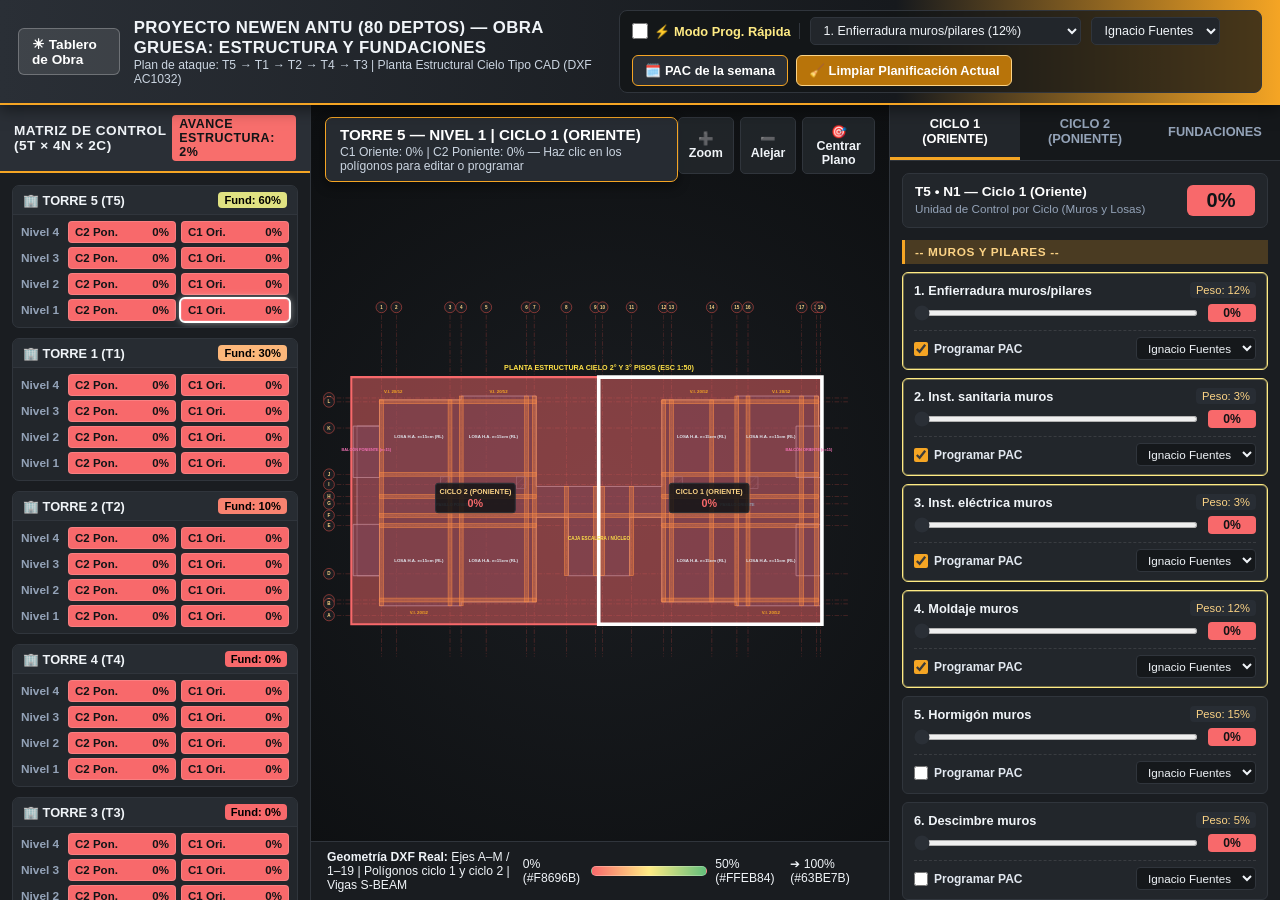
<file: web/obra_gruesa.html>
<!DOCTYPE html>
<html lang="es">
<head>
  <meta charset="UTF-8" />
  <meta name="viewport" content="width=device-width, initial-scale=1.0" />
  <title>Obra gruesa · Newen Antu · Tablero de Obra</title>
  <style>
    :root {
      --bg-main: #121416;
      --bg-panel: #1A1D21;
      --bg-card: #22262B;
      --brand-blue: #2A2F36;
      --brand-red: #F5A524;
      --accent-blue: #3A414A;
      --text-light: #f0f4f8;
      --text-muted: #94a3b8;
      --border-color: #30353C;
      --sem-0: #F8696B;
      --sem-50: #FFEB84;
      --sem-100: #63BE7B;
    }

    * {
      box-sizing: border-box;
      margin: 0;
      padding: 0;
      font-family: 'Segoe UI', Roboto, Helvetica, Arial, sans-serif;
    }

    body {
      background-color: var(--bg-main);
      color: var(--text-light);
      height: 100vh;
      display: flex;
      flex-direction: column;
      overflow: hidden;
    }

    /* HEADER & BARRA DE HERRAMIENTAS */
    header {
      background: linear-gradient(90deg, var(--brand-blue) 0%, #16191D 70%, var(--brand-red) 100%);
      border-bottom: 2px solid var(--brand-red);
      padding: 10px 18px;
      display: flex;
      align-items: center;
      justify-content: space-between;
      gap: 15px;
      box-shadow: 0 4px 15px rgba(0, 0, 0, 0.5);
      z-index: 10;
    }

    .brand-info {
      display: flex;
      align-items: center;
      gap: 14px;
    }

    .btn-portal {
      background-color: rgba(255, 255, 255, 0.1);
      color: #fff;
      text-decoration: none;
      padding: 7px 13px;
      border-radius: 6px;
      font-size: 0.85rem;
      font-weight: 600;
      border: 1px solid rgba(255, 255, 255, 0.25);
      transition: all 0.2s;
      display: inline-flex;
      align-items: center;
      gap: 6px;
    }

    .btn-portal:hover {
      background-color: var(--brand-red);
      border-color: #FCD385;
    }

    .title-block h1 {
      font-size: 1.05rem;
      font-weight: 700;
      letter-spacing: 0.4px;
      text-transform: uppercase;
    }

    .title-block p {
      font-size: 0.76rem;
      color: #cbd5e1;
    }

    /* BARRA DE PROGRAMACIÓN RÁPIDA Y ACCIONES */
    .quick-bar {
      display: flex;
      align-items: center;
      gap: 10px;
      background: rgba(18, 20, 22, 0.75);
      padding: 6px 12px;
      border-radius: 8px;
      border: 1px solid var(--border-color);
      flex-wrap: wrap;
    }

    .quick-toggle {
      display: flex;
      align-items: center;
      gap: 6px;
      font-size: 0.8rem;
      font-weight: 700;
      color: #FFEB84;
      cursor: pointer;
      padding-right: 8px;
      border-right: 1px solid var(--border-color);
    }

    .quick-toggle input {
      accent-color: var(--brand-red);
      width: 16px;
      height: 16px;
      cursor: pointer;
    }

    .quick-select {
      background: var(--bg-card);
      color: var(--text-light);
      border: 1px solid var(--border-color);
      padding: 5px 9px;
      border-radius: 5px;
      font-size: 0.78rem;
      outline: none;
    }

    .action-buttons {
      display: flex;
      align-items: center;
      gap: 8px;
    }

    .btn-action {
      padding: 7px 12px;
      border-radius: 6px;
      font-size: 0.8rem;
      font-weight: 600;
      cursor: pointer;
      border: 1px solid transparent;
      transition: all 0.2s;
      display: inline-flex;
      align-items: center;
      gap: 5px;
    }

    .btn-pac {
      background-color: #2A2F36;
      color: #fff;
      border-color: #F5A524;
    }

    .btn-pac:hover {
      background-color: #3A414A;
    }

    .btn-clean {
      background-color: #B8740A;
      color: #fff;
      border-color: #FCD385;
    }

    .btn-clean:hover {
      background-color: var(--brand-red);
    }

    /* LAYOUT 3 COLUMNAS */
    .workspace {
      display: grid;
      grid-template-columns: 310px 1fr 390px;
      flex: 1;
      overflow: hidden;
      gap: 1px;
      background-color: var(--border-color);
    }

    .panel {
      background-color: var(--bg-panel);
      display: flex;
      flex-direction: column;
      overflow: hidden;
    }

    .panel-header {
      background-color: var(--brand-blue);
      padding: 10px 14px;
      font-size: 0.85rem;
      font-weight: 700;
      letter-spacing: 0.5px;
      text-transform: uppercase;
      border-bottom: 2px solid var(--brand-red);
      display: flex;
      justify-content: space-between;
      align-items: center;
    }

    .panel-body {
      padding: 12px;
      overflow-y: auto;
      flex: 1;
    }

    /* COLUMNA 1: MATRIZ NAVEGACIÓN + CAPAS CAD */
    .tower-card {
      background: var(--bg-card);
      border: 1px solid var(--border-color);
      border-radius: 7px;
      margin-bottom: 10px;
      overflow: hidden;
    }

    .tower-title {
      background: rgba(42, 47, 54, 0.7);
      padding: 6px 10px;
      font-size: 0.8rem;
      font-weight: 700;
      display: flex;
      justify-content: space-between;
      align-items: center;
      border-bottom: 1px solid var(--border-color);
    }

    .tower-title span.badge-fnd {
      font-size: 0.7rem;
      padding: 2px 6px;
      border-radius: 4px;
      color: #000;
      font-weight: 700;
      cursor: pointer;
    }

    .levels-grid {
      padding: 6px 8px;
      display: flex;
      flex-direction: column;
      gap: 4px;
    }

    .level-row {
      display: grid;
      grid-template-columns: 42px 1fr 1fr;
      gap: 5px;
      align-items: center;
    }

    .level-label {
      font-size: 0.74rem;
      font-weight: 600;
      color: var(--text-muted);
    }

    .cycle-btn {
      padding: 4px 6px;
      border-radius: 4px;
      border: 1px solid rgba(255, 255, 255, 0.15);
      font-size: 0.72rem;
      font-weight: 700;
      cursor: pointer;
      color: #121416;
      display: flex;
      justify-content: space-between;
      align-items: center;
      transition: transform 0.1s, box-shadow 0.15s;
    }

    .cycle-btn:hover {
      transform: translateY(-1px);
    }

    .cycle-btn.active {
      outline: 2px solid #ffffff;
      box-shadow: 0 0 8px rgba(255, 255, 255, 0.7);
    }

    .cad-layers-box {
      background: var(--bg-card);
      border: 1px solid var(--border-color);
      border-radius: 7px;
      padding: 10px 12px;
      margin-top: 12px;
    }

    .cad-layers-box h3 {
      font-size: 0.78rem;
      text-transform: uppercase;
      color: #FCD385;
      margin-bottom: 8px;
      border-bottom: 1px solid var(--border-color);
      padding-bottom: 4px;
    }

    .layer-check {
      display: flex;
      align-items: center;
      gap: 8px;
      font-size: 0.8rem;
      margin-bottom: 6px;
      cursor: pointer;
    }

    .layer-check input {
      accent-color: var(--brand-red);
      width: 15px;
      height: 15px;
      cursor: pointer;
    }

    .layer-swatch {
      width: 12px;
      height: 12px;
      border-radius: 2px;
      display: inline-block;
    }

    /* COLUMNA 2: VISOR SVG CENTRAL */
    .viewer-container {
      position: relative;
      flex: 1;
      background: radial-gradient(circle at center, #1A1D21 0%, #0D0F11 100%);
      display: flex;
      flex-direction: column;
      overflow: hidden;
    }

    .viewer-hud {
      position: absolute;
      top: 12px;
      left: 14px;
      right: 14px;
      display: flex;
      justify-content: space-between;
      align-items: flex-start;
      pointer-events: none;
      z-index: 5;
    }

    .hud-badge {
      background: rgba(42, 47, 54, 0.88);
      border: 1px solid var(--brand-red);
      padding: 8px 14px;
      border-radius: 7px;
      pointer-events: auto;
      box-shadow: 0 4px 12px rgba(0, 0, 0, 0.45);
    }

    .hud-badge h2 {
      font-size: 0.95rem;
      color: #fff;
    }

    .hud-badge p {
      font-size: 0.76rem;
      color: #cbd5e1;
      margin-top: 2px;
    }

    .hud-controls {
      display: flex;
      gap: 6px;
      pointer-events: auto;
    }

    .hud-btn {
      background: rgba(34, 38, 43, 0.9);
      color: var(--text-light);
      border: 1px solid var(--border-color);
      padding: 6px 10px;
      border-radius: 5px;
      font-size: 0.78rem;
      cursor: pointer;
      font-weight: 600;
    }

    .hud-btn:hover {
      background: var(--brand-blue);
      border-color: #FCD385;
    }

    .svg-stage {
      flex: 1;
      width: 100%;
      height: 100%;
      cursor: grab;
    }

    .svg-stage:active {
      cursor: grabbing;
    }

    .cycle-poly {
      cursor: pointer;
      transition: fill 0.25s, stroke-width 0.2s, fill-opacity 0.2s;
    }

    .cycle-poly:hover {
      fill-opacity: 0.68;
      stroke: #ffffff;
      stroke-width: 12;
    }

    .cycle-poly.selected-poly {
      stroke: #ffffff;
      stroke-width: 14;
      stroke-dasharray: none;
    }

    .viewer-legend {
      background: rgba(26, 29, 33, 0.95);
      border-top: 1px solid var(--border-color);
      padding: 8px 16px;
      display: flex;
      justify-content: space-between;
      align-items: center;
      font-size: 0.76rem;
    }

    .semaphore-bar {
      display: flex;
      align-items: center;
      gap: 8px;
    }

    .gradient-pill {
      width: 150px;
      height: 10px;
      border-radius: 5px;
      background: linear-gradient(90deg, #F8696B 0%, #FFEB84 50%, #63BE7B 100%);
      border: 1px solid rgba(255, 255, 255, 0.25);
    }

    /* COLUMNA 3: PANEL DERECHO DE EDICIÓN */
    .tabs-bar {
      display: grid;
      grid-template-columns: 1fr 1fr 1fr;
      background: #15181B;
      border-bottom: 1px solid var(--border-color);
    }

    .tab-btn {
      padding: 11px 8px;
      background: transparent;
      color: var(--text-muted);
      border: none;
      border-bottom: 3px solid transparent;
      font-size: 0.8rem;
      font-weight: 700;
      cursor: pointer;
      text-transform: uppercase;
      transition: all 0.2s;
    }

    .tab-btn:hover {
      color: #fff;
      background: rgba(255, 255, 255, 0.03);
    }

    .tab-btn.active {
      color: #fff;
      background: var(--bg-card);
      border-bottom-color: var(--brand-red);
    }

    .summary-banner {
      background: var(--bg-card);
      border: 1px solid var(--border-color);
      border-radius: 7px;
      padding: 10px 12px;
      margin-bottom: 12px;
      display: flex;
      justify-content: space-between;
      align-items: center;
    }

    .summary-banner .info h4 {
      font-size: 0.85rem;
      color: #fff;
    }

    .summary-banner .info span {
      font-size: 0.73rem;
      color: var(--text-muted);
    }

    .summary-score {
      font-size: 1.25rem;
      font-weight: 800;
      padding: 4px 12px;
      border-radius: 6px;
      color: #121416;
      min-width: 68px;
      text-align: center;
    }

    .section-divider {
      background: rgba(245, 165, 36, 0.22);
      border-left: 3px solid var(--brand-red);
      padding: 5px 10px;
      font-size: 0.74rem;
      font-weight: 700;
      letter-spacing: 0.6px;
      color: #FCD385;
      margin: 10px 0 8px 0;
      text-transform: uppercase;
    }

    .task-card {
      background: var(--bg-card);
      border: 1px solid var(--border-color);
      border-radius: 6px;
      padding: 9px 11px;
      margin-bottom: 8px;
      transition: border-color 0.2s;
    }

    .task-card.pac-active {
      border-color: #FFEB84;
      box-shadow: inset 0 0 0 1px rgba(255, 235, 132, 0.35);
    }

    .task-top {
      display: flex;
      justify-content: space-between;
      align-items: center;
      margin-bottom: 6px;
      gap: 6px;
    }

    .task-name {
      font-size: 0.8rem;
      font-weight: 600;
      color: var(--text-light);
    }

    .task-weight {
      font-size: 0.7rem;
      color: #FCD385;
      background: rgba(42, 47, 54, 0.8);
      padding: 2px 6px;
      border-radius: 4px;
      white-space: nowrap;
    }

    .slider-row {
      display: flex;
      align-items: center;
      gap: 10px;
      margin-bottom: 8px;
    }

    .slider-row input[type="range"] {
      flex: 1;
      height: 6px;
      border-radius: 4px;
      cursor: pointer;
      accent-color: var(--brand-blue);
    }

    .pct-pill {
      font-size: 0.76rem;
      font-weight: 800;
      padding: 2px 8px;
      border-radius: 4px;
      min-width: 48px;
      text-align: center;
      color: #121416;
    }

    .lps-controls {
      display: flex;
      justify-content: space-between;
      align-items: center;
      padding-top: 6px;
      border-top: 1px dashed rgba(255, 255, 255, 0.1);
      font-size: 0.75rem;
    }

    .pac-check-label {
      display: flex;
      align-items: center;
      gap: 6px;
      cursor: pointer;
      color: #e2e8f0;
      font-weight: 600;
    }

    .pac-check-label input {
      accent-color: var(--brand-red);
      width: 14px;
      height: 14px;
      cursor: pointer;
    }

    .sup-select {
      background: #15181B;
      color: var(--text-light);
      border: 1px solid var(--border-color);
      border-radius: 4px;
      padding: 3px 7px;
      font-size: 0.73rem;
    }

    /* MODAL DE EXPORTACIÓN PAC IMPRIMIBLE */
    .pac-modal-overlay {
      position: fixed;
      inset: 0;
      background: rgba(0, 0, 0, 0.8);
      display: none;
      justify-content: center;
      align-items: center;
      z-index: 100;
      padding: 24px;
    }

    .pac-modal-overlay.open {
      display: flex;
    }

    .pac-sheet {
      background: #ffffff;
      color: #0f172a;
      width: 100%;
      max-width: 1050px;
      max-height: 90vh;
      border-radius: 8px;
      overflow-y: auto;
      padding: 28px 34px;
      box-shadow: 0 20px 50px rgba(0, 0, 0, 0.7);
    }

    .pac-sheet-actions {
      display: flex;
      justify-content: flex-end;
      gap: 10px;
      margin-bottom: 18px;
    }

    .pac-header-corp {
      display: flex;
      justify-content: space-between;
      align-items: center;
      border-bottom: 3px solid #2A2F36;
      padding-bottom: 12px;
      margin-bottom: 18px;
    }

    .pac-header-corp h2 {
      color: #2A2F36;
      font-size: 1.35rem;
      text-transform: uppercase;
    }

    .pac-header-corp p {
      color: #475569;
      font-size: 0.85rem;
    }

    .pac-meta {
      text-align: right;
      font-size: 0.82rem;
      color: #334155;
    }

    table.pac-table {
      width: 100%;
      border-collapse: collapse;
      font-size: 0.83rem;
      margin-top: 10px;
    }

    table.pac-table th {
      background-color: #2A2F36;
      color: #ffffff;
      text-align: left;
      padding: 9px 10px;
      border: 1px solid #cbd5e1;
      text-transform: uppercase;
      font-size: 0.75rem;
    }

    table.pac-table td {
      padding: 8px 10px;
      border: 1px solid #cbd5e1;
      color: #1e293b;
    }

    table.pac-table tr:nth-child(even) {
      background-color: #f8fafc;
    }

    .sign-grid {
      display: grid;
      grid-template-columns: repeat(3, 1fr);
      gap: 30px;
      margin-top: 45px;
      text-align: center;
      font-size: 0.8rem;
      color: #334155;
    }

    .sign-line {
      border-top: 1px solid #475569;
      padding-top: 6px;
    }

    @media print {
      body * {
        visibility: hidden;
      }
      #pacModal, #pacModal * {
        visibility: visible;
      }
      #pacModal {
        position: absolute;
        left: 0;
        top: 0;
        width: 100%;
        background: #ffffff;
        padding: 0;
      }
      .pac-sheet {
        box-shadow: none;
        max-height: none;
        width: 100%;
        max-width: 100%;
        padding: 10px;
      }
      .no-print {
        display: none !important;
      }
    }
  </style>
</head>
<body>

  <!-- BARRA SUPERIOR -->
  <header>
    <div class="brand-info">
      <a href="index.html" class="btn-portal">☀ Tablero de Obra</a>
      <div class="title-block">
        <h1>Proyecto Newen Antu (80 Deptos) — Obra Gruesa: Estructura y Fundaciones</h1>
        <p>Plan de ataque: T5 → T1 → T2 → T4 → T3 | Planta Estructural Cielo Tipo CAD (DXF AC1032)</p>
      </div>
    </div>

    <!-- PROGRAMACIÓN RÁPIDA + BOTONES -->
    <div class="quick-bar">
      <label class="quick-toggle" title="Al activar, haz clic en Ciclo 1 o Ciclo 2 del plano para programar automáticamente la partida seleccionada">
        <input type="checkbox" id="quickModeToggle" />
        ⚡ Modo Prog. Rápida
      </label>
      <select id="quickTaskSelect" class="quick-select" title="Partida Global para Programación Rápida"></select>
      <select id="quickSupSelect" class="quick-select" title="Supervisor Global para Programación Rápida"></select>

      <div class="action-buttons">
        <button class="btn-action btn-pac" onclick="openPacModal()">🗓️ PAC de la semana</button>
        <button class="btn-action btn-clean" onclick="clearCurrentPlanning()">🧹 Limpiar Planificación Actual</button>
      </div>
    </div>
  </header>

  <!-- LAYOUT 3 COLUMNAS -->
  <div class="workspace">

    <!-- COLUMNA 1: MATRIZ DE NAVEGACIÓN + CAPAS CAD -->
    <aside class="panel">
      <div class="panel-header">
        <span>Matriz de Control (5T × 4N × 2C)</span>
        <span id="globalProgressBadge" style="font-size:0.78rem; background:#121416; padding:2px 7px; border-radius:4px;">0%</span>
      </div>
      <div class="panel-body">
        <div id="matrixContainer"></div>

        <div class="cad-layers-box">
          <h3>Capas CAD Visibles (DXF)</h3>
          <label class="layer-check">
            <input type="checkbox" id="chkLayerEjes" checked onchange="toggleCadLayers()" />
            <span class="layer-swatch" style="background:#E5534B;"></span>
            Ejes Estructurales (S-GRID)
          </label>
          <label class="layer-check">
            <input type="checkbox" id="chkLayerVigas" checked onchange="toggleCadLayers()" />
            <span class="layer-swatch" style="background:#F5A524;"></span>
            Vigas Invertidas y Muros (S-BEAM / A-WALL)
          </label>
          <label class="layer-check">
            <input type="checkbox" id="chkLayerTextos" checked onchange="toggleCadLayers()" />
            <span class="layer-swatch" style="background:#fde047;"></span>
            Textos y Nomenclatura (S-BEAM-IDEN)
          </label>
        </div>
      </div>
    </aside>

    <!-- COLUMNA 2: VISOR SVG CENTRAL -->
    <main class="panel">
      <div class="viewer-container">
        <div class="viewer-hud">
          <div class="hud-badge">
            <h2 id="hudActiveTitle">TORRE 5 — NIVEL 1</h2>
            <p id="hudActiveSubtitle">Planta Estructura Cielo | Clic en Polígono Oriente (C1) o Poniente (C2)</p>
          </div>
          <div class="hud-controls">
            <button class="hud-btn" onclick="zoomSvg(1.2)">➕ Zoom</button>
            <button class="hud-btn" onclick="zoomSvg(0.85)">➖ Alejar</button>
            <button class="hud-btn" onclick="resetView()">🎯 Centrar Plano</button>
          </div>
        </div>

        <svg id="cadSvg" class="svg-stage" viewBox="100 100 2250 1650" preserveAspectRatio="xMidYMid meet">
          <defs>
            <pattern id="hatchShaft" width="20" height="20" patternTransform="rotate(45 0 0)" patternUnits="userSpaceOnUse">
              <line x1="0" y1="0" x2="0" y2="20" stroke="#475569" stroke-width="2" />
            </pattern>
          </defs>

          <g id="viewportGroup">
            <!-- CAPA 1: EJES ESTRUCTURALES EXTRAÍDOS DEL DXF -->
            <g id="layer-ejes"></g>

            <!-- CAPA 2: MUROS, LOSAS, SHAFTS Y VIGAS INVERTIDAS (S-BEAM / A-WALL / Balconlosa) -->
            <g id="layer-vigas"></g>

            <!-- CAPA INTERACTIVA LPS: POLÍGONOS CICLO 1 (ORIENTE) Y CICLO 2 (PONIENTE) -->
            <g id="layer-ciclos">
              <!-- Ciclo 2 Poniente (Lado Izquierdo DXF X: 256.85 -> 1219.99) -->
              <polygon id="poly-C2" class="cycle-poly"
                points="256.85,551.84 1219.99,551.84 1219.99,1513.55 256.85,1513.55"
                onclick="handlePolygonClick('C2')" />

              <!-- Ciclo 1 Oriente (Lado Derecho DXF X: 1219.99 -> 2088.85) -->
              <polygon id="poly-C1" class="cycle-poly"
                points="1219.99,551.84 2088.85,551.84 2088.85,1513.55 1219.99,1513.55"
                onclick="handlePolygonClick('C1')" />
            </g>

            <!-- CAPA 3: TEXTOS ESTRUCTURALES E INDICADORES -->
            <g id="layer-textos"></g>

            <!-- ETIQUETAS DINÁMICAS DE AVANCE SOBRE LOS CICLOS -->
            <g id="layer-kpis" pointer-events="none">
              <rect x="585" y="965" width="310" height="115" rx="12" fill="rgba(18, 20, 22, 0.86)" stroke="#2A2F36" stroke-width="4" />
              <text x="740" y="1008" text-anchor="middle" fill="#FCD385" font-size="28" font-weight="bold">CICLO 2 (PONIENTE)</text>
              <text id="svg-pct-C2" x="740" y="1058" text-anchor="middle" fill="#ffffff" font-size="42" font-weight="800">0%</text>

              <rect x="1495" y="965" width="310" height="115" rx="12" fill="rgba(18, 20, 22, 0.86)" stroke="#2A2F36" stroke-width="4" />
              <text x="1650" y="1008" text-anchor="middle" fill="#FCD385" font-size="28" font-weight="bold">CICLO 1 (ORIENTE)</text>
              <text id="svg-pct-C1" x="1650" y="1058" text-anchor="middle" fill="#ffffff" font-size="42" font-weight="800">0%</text>
            </g>
          </g>
        </svg>

        <div class="viewer-legend">
          <div>
            <strong>Geometría DXF Real:</strong> Ejes A–M / 1–19 | Polígonos <code>ciclo 1</code> y <code>ciclo 2</code> | Vigas <code>S-BEAM</code>
          </div>
          <div class="semaphore-bar">
            <span>0% (#F8696B)</span>
            <div class="gradient-pill"></div>
            <span>50% (#FFEB84)</span>
            <span>➔ 100% (#63BE7B)</span>
          </div>
        </div>
      </div>
    </main>

    <!-- COLUMNA 3: PANEL DERECHO DE EDICIÓN -->
    <aside class="panel">
      <div class="tabs-bar">
        <button id="tabBtn-C1" class="tab-btn active" onclick="switchTab('C1')">Ciclo 1 (Oriente)</button>
        <button id="tabBtn-C2" class="tab-btn" onclick="switchTab('C2')">Ciclo 2 (Poniente)</button>
        <button id="tabBtn-FND" class="tab-btn" onclick="switchTab('FND')">Fundaciones</button>
      </div>
      <div class="panel-body" id="editorContainer"></div>
    </aside>

  </div>

  <!-- MODAL REPORTE PAC IMPRIMIBLE -->
  <div id="pacModal" class="pac-modal-overlay">
    <div class="pac-sheet">
      <div class="pac-sheet-actions no-print">
        <button class="btn-action btn-pac" onclick="window.print()">🖨️ Imprimir / Guardar PDF</button>
        <button class="btn-action btn-clean" onclick="closePacModal()">✖ Cerrar</button>
      </div>
      <div class="pac-header-corp">
        <div>
          <h2>Plan Semanal de Compromisos (PAC) — Last Planner System</h2>
          <p><strong>Proyecto:</strong> Proyecto Newen Antu (80 Deptos) | <strong>Módulo:</strong> Obra Gruesa: Estructura y Fundaciones</p>
          <p><strong>Secuencia Tren de Trabajo:</strong> T5 → T1 → T2 → T4 → T3</p>
        </div>
        <div class="pac-meta">
          <div><strong>Fecha Emisión:</strong> <span id="pacDateStr"></span></div>
          <div><strong>Total Partidas Programadas:</strong> <span id="pacCountStr">0</span></div>
        </div>
      </div>

      <table class="pac-table">
        <thead>
          <tr>
            <th>#</th>
            <th>Torre</th>
            <th>Frente / Nivel</th>
            <th>Unidad de Control</th>
            <th>Partida Comprometida</th>
            <th>Incidencia</th>
            <th>Supervisor / Subcontrato</th>
            <th>Avance Actual</th>
            <th>Cumple (Sí/No)</th>
          </tr>
        </thead>
        <tbody id="pacTableBody"></tbody>
      </table>

      <div class="sign-grid">
        <div class="sign-line">Jefe Oficina Técnica</div>
        <div class="sign-line">Jefe de Terreno Obra Gruesa</div>
        <div class="sign-line">Administrador de Obra</div>
      </div>
    </div>
  </div>

  <script src="datos.js"></script>
  <script>
    /*************************************************************************
     * BLOQUE 1: PARÁMETROS DEL MÓDULO Y UNIDADES DE CONTROL
     *************************************************************************/
    const STORAGE_KEY = 'NA_V7_OBRA_GRUESA';
    const TOWERS = ['T5', 'T1', 'T2', 'T4', 'T3'];
    const LEVELS = ['N1', 'N2', 'N3', 'N4'];

    const SUPERVISORS = ['Ignacio Fuentes', 'Sin Asignar'];

    // LISTADO A: Fundaciones por Torre Completa (Pesos equitativos 25%)
    const LISTADO_A_FUNDACIONES = [
      // Pesos provisorios: reemplazar por la valorización de Foco
      { id: 'F0', name: '1. Rellenos controlados', pizarra: 'Rellenos controlados', weight: 10, group: 'FUNDACIONES POR TORRE' },
      { id: 'F1', name: '2. Compactación sello fundación', pizarra: 'Compactación sello fundación', weight: 10, group: 'FUNDACIONES POR TORRE' },
      { id: 'F2', name: '3. Emplantillado viga/losa', pizarra: 'Emplantillado viga/losa', weight: 10, group: 'FUNDACIONES POR TORRE' },
      { id: 'F3', name: '4. Enfierradura fundaciones', pizarra: 'Enfierradura fundaciones', weight: 20, group: 'FUNDACIONES POR TORRE' },
      { id: 'F4', name: '5. Enf. vertical muro/pilar', pizarra: 'Enf. vertical muro/pilar', weight: 10, group: 'FUNDACIONES POR TORRE' },
      { id: 'F5', name: '6. Inst. sanitaria fundación', pizarra: 'Inst. sanitaria fundación', weight: 5, group: 'FUNDACIONES POR TORRE' },
      { id: 'F6', name: '7. Moldaje viga', pizarra: 'Moldaje viga', weight: 15, group: 'FUNDACIONES POR TORRE' },
      { id: 'F7', name: '8. Hormigón viga', pizarra: 'Hormigón viga', weight: 20, group: 'FUNDACIONES POR TORRE' }
    ];

    // LISTADO B: Por Ciclo C1 y C2 (Muros y Losas)
    const LISTADO_B_CICLOS = [
      // Orden constructivo; pesos provisorios hasta tener los de Foco
      { id: 'M1', name: '1. Enfierradura muros/pilares', pizarra: 'Enfierradura', weight: 12, group: 'MUROS Y PILARES' },
      { id: 'M2', name: '2. Inst. sanitaria muros', pizarra: 'Inst. sanitaria muros', weight: 3, group: 'MUROS Y PILARES' },
      { id: 'M3', name: '3. Inst. eléctrica muros', pizarra: 'Inst. eléctrica muros', weight: 3, group: 'MUROS Y PILARES' },
      { id: 'M4', name: '4. Moldaje muros', pizarra: 'Moldajes', weight: 12, group: 'MUROS Y PILARES' },
      { id: 'M5', name: '5. Hormigón muros', pizarra: 'Hormigón', weight: 15, group: 'MUROS Y PILARES' },
      { id: 'M6', name: '6. Descimbre muros', pizarra: 'Descimbre', weight: 5, group: 'MUROS Y PILARES' },
      { id: 'L1', name: '7. Moldaje losa', pizarra: 'Moldaje losa', weight: 15, group: 'LOSA DE CIELO' },
      { id: 'L2', name: '8. Enfierradura losa', pizarra: 'Enfierradura losa', weight: 12, group: 'LOSA DE CIELO' },
      { id: 'L3', name: '9. Inst. sanitaria losa', pizarra: 'Inst. sanitaria losas', weight: 4, group: 'LOSA DE CIELO' },
      { id: 'L4', name: '10. Inst. eléctrica losa', pizarra: 'Inst. eléctrica losas', weight: 4, group: 'LOSA DE CIELO' },
      { id: 'L5', name: '11. Hormigón losa', pizarra: 'Hormigón losa', weight: 15, group: 'LOSA DE CIELO' }
    ];

    /*************************************************************************
     * GEOMETRÍA EXTRAÍDA DEL DXF ADJUNTO (Coordenadas normalizadas al visor)
     * Y_svg = 2100 - Y_dxf para mantener orientación exacta del plano
     *************************************************************************/
    const DXF_GEOMETRY = {
      vAxes: [
        { x: 374.16, label: '1' }, { x: 432.16, label: '2' }, { x: 641.16, label: '3' },
        { x: 684.66, label: '4' }, { x: 782.16, label: '5' }, { x: 939.16, label: '6' },
        { x: 969.16, label: '7' }, { x: 1094.16, label: '8' }, { x: 1207.16, label: '9' },
        { x: 1235.16, label: '10' }, { x: 1348.16, label: '11' }, { x: 1473.16, label: '12' },
        { x: 1503.16, label: '13' }, { x: 1660.16, label: '14' }, { x: 1757.66, label: '15' },
        { x: 1801.16, label: '16' }, { x: 2010.16, label: '17' }, { x: 2068.16, label: '18' },
        { x: 2083.16, label: '19' }
      ],
      hAxes: [
        { y: 632.91, label: 'M' }, { y: 647.91, label: 'L' }, { y: 749.91, label: 'K' },
        { y: 929.91, label: 'J' }, { y: 969.91, label: 'I' }, { y: 1016.41, label: 'H' },
        { y: 1044.91, label: 'G' }, { y: 1089.91, label: 'F' }, { y: 1129.91, label: 'E' },
        { y: 1317.41, label: 'D' }, { y: 1419.41, label: 'C' }, { y: 1434.41, label: 'B' },
        { y: 1479.41, label: 'A' }
      ],
      wallsAndSlabs: [
        // Contorno exterior de losas y balcones extraídos de A-FLOR y Balconlosa
        [279.16,742.41, 366.66,742.41, 366.66,640.41, 684.66,640.41, 684.66,625.41, 976.66,625.41, 976.66,640.41, 976.66,977.41, 1465.66,977.41, 1465.66,640.41, 1757.66,640.41, 1757.66,625.41, 2075.66,625.41, 2075.66,742.41, 2090.66,742.41, 2090.66,1441.91, 1757.66,1441.91, 1757.66,1426.91, 1465.66,1426.91, 1465.66,1097.41, 1340.66,1097.41, 1340.66,1324.91, 1101.66,1324.91, 1101.66,1097.41, 976.66,1097.41, 976.66,1426.91, 684.66,1426.91, 684.66,1441.91, 366.66,1441.91, 366.66,1324.91, 279.16,1324.91, 279.16,742.41],
        // Balcones poniente y oriente
        [264.16,742.41, 366.66,742.41, 366.66,942.41, 264.16,942.41, 264.16,742.41],
        [264.16,1124.91, 366.66,1124.91, 366.66,1324.91, 264.16,1324.91, 264.16,1124.91],
        [1988.16,742.41, 2090.66,742.41, 2090.66,942.41, 1988.16,942.41, 1988.16,742.41],
        [1988.16,1124.91, 2090.66,1124.91, 2090.66,1324.91, 1988.16,1324.91, 1988.16,1124.91]
      ],
      beamsAndWallsLines: [
        // Vigas invertidas y muros interiores (S-BEAM / A-WALL)
        [366.66,640.41, 381.66,1441.91], [633.66,640.41, 648.66,1441.91],
        [677.16,625.41, 692.16,1441.91], [931.66,625.41, 946.66,1426.91],
        [961.66,625.41, 976.66,1426.91], [1086.66,977.41, 1101.66,1324.91],
        [1199.66,977.41, 1214.66,1324.91], [1227.66,977.41, 1242.66,1324.91],
        [1340.66,977.41, 1355.66,1324.91], [1465.66,640.41, 1480.66,1426.91],
        [1495.66,640.41, 1510.66,1426.91], [1652.66,640.41, 1667.66,1426.91],
        [1750.16,625.41, 1765.16,1441.91], [1793.66,625.41, 1808.66,1441.91],
        [2002.66,625.41, 2017.66,1441.91], [2060.66,625.41, 2075.66,1441.91],
        // Muros longitudinales y vigas S-BEAM horizontales
        [366.66,640.41, 976.66,655.41], [1465.66,640.41, 2075.66,655.41],
        [366.66,922.41, 976.66,937.41], [1465.66,922.41, 2075.66,937.41],
        [366.66,1008.91, 976.66,1023.91], [1465.66,1008.91, 2075.66,1023.91],
        [366.66,1082.41, 2075.66,1097.41],
        [366.66,1122.41, 976.66,1137.41], [1465.66,1122.41, 2075.66,1137.41],
        [366.66,1411.91, 976.66,1426.91], [1465.66,1411.91, 2075.66,1426.91]
      ],
      texts: [
        { x: 1221, y: 525, text: 'PLANTA ESTRUCTURA CIELO 2° Y 3° PISOS (ESC 1:50)', size: 28, color: '#fde047' },
        { x: 420,  y: 615, text: 'V.I. 20/52', size: 17, color: '#F5A524' },
        { x: 830,  y: 615, text: 'V.I. 20/52', size: 17, color: '#F5A524' },
        { x: 1610, y: 615, text: 'V.I. 20/52', size: 17, color: '#F5A524' },
        { x: 1930, y: 615, text: 'V.I. 20/52', size: 17, color: '#F5A524' },
        { x: 315,  y: 840, text: 'BALCÓN PONIENTE (e=15)', size: 15, color: '#f472b6' },
        { x: 2038, y: 840, text: 'BALCÓN ORIENTE (e=15)', size: 15, color: '#f472b6' },
        { x: 1221, y: 1185, text: 'CAJA ESCALERA / NÚCLEO', size: 18, color: '#fde047' },
        { x: 520,  y: 790, text: 'LOSA H.A. e=15cm (RL)', size: 17, color: '#e2e8f0' },
        { x: 810,  y: 790, text: 'LOSA H.A. e=15cm (RL)', size: 17, color: '#e2e8f0' },
        { x: 1620, y: 790, text: 'LOSA H.A. e=15cm (RL)', size: 17, color: '#e2e8f0' },
        { x: 1890, y: 790, text: 'LOSA H.A. e=15cm (RL)', size: 17, color: '#e2e8f0' },
        { x: 520,  y: 1270, text: 'LOSA H.A. e=15cm (RL)', size: 17, color: '#e2e8f0' },
        { x: 810,  y: 1270, text: 'LOSA H.A. e=15cm (RL)', size: 17, color: '#e2e8f0' },
        { x: 1620, y: 1270, text: 'LOSA H.A. e=15cm (RL)', size: 17, color: '#e2e8f0' },
        { x: 1890, y: 1270, text: 'LOSA H.A. e=15cm (RL)', size: 17, color: '#e2e8f0' },
        { x: 660,  y: 1055, text: 'PASILLO PONIENTE', size: 15, color: '#94a3b8' },
        { x: 1760, y: 1055, text: 'PASILLO ORIENTE', size: 15, color: '#94a3b8' },
        { x: 520,  y: 1475, text: 'V.I. 20/52', size: 17, color: '#F5A524' },
        { x: 1890, y: 1475, text: 'V.I. 20/52', size: 17, color: '#F5A524' }
      ]
    };

    /*************************************************************************
     * ESTADO GLOBAL DE LA APLICACIÓN
     *************************************************************************/
    let appState = {};
    let currentTower = 'T5';
    let currentLevel = 'N1';
    let currentTab = 'C1'; // 'C1' | 'C2' | 'FND'

    function createDefaultState() {
      const data = {};
      TOWERS.forEach(t => {
        data[t] = {
          fundaciones: {},
          levels: {}
        };
        LISTADO_A_FUNDACIONES.forEach(task => {
          data[t].fundaciones[task.id] = { progress: 0, pac: false, supervisor: 'Ignacio Fuentes' };
        });
        LEVELS.forEach(lvl => {
          data[t].levels[lvl] = { C1: {}, C2: {} };
          ['C1', 'C2'].forEach(cyc => {
            LISTADO_B_CICLOS.forEach(task => {
              data[t].levels[lvl][cyc][task.id] = { progress: 0, pac: false, supervisor: 'Ignacio Fuentes' };
            });
          });
        });
      });
      return data;
    }

    function loadState() {
      try {
        const saved = localStorage.getItem(STORAGE_KEY);
        if (saved) {
          appState = JSON.parse(saved);
        } else {
          appState = createDefaultState();
          saveState();
        }
      } catch (e) {
        appState = createDefaultState();
      }
    }

    function saveState() {
      localStorage.setItem(STORAGE_KEY, JSON.stringify(appState));
    }

    /*************************************************************************
     * SEMÁFORO CONTINUO INTERPOLADO
     * 0% (#F8696B) -> 50% (#FFEB84) -> 100% (#63BE7B)
     *************************************************************************/
    function getSemaphoreColor(pct) {
      const p = Math.max(0, Math.min(100, Number(pct) || 0));
      const c0   = { r: 248, g: 105, b: 107 }; // #F8696B
      const c50  = { r: 255, g: 235, b: 132 }; // #FFEB84
      const c100 = { r: 99,  g: 190, b: 123 }; // #63BE7B

      let r, g, b;
      if (p <= 50) {
        const t = p / 50;
        r = Math.round(c0.r + (c50.r - c0.r) * t);
        g = Math.round(c0.g + (c50.g - c0.g) * t);
        b = Math.round(c0.b + (c50.b - c0.b) * t);
      } else {
        const t = (p - 50) / 50;
        r = Math.round(c50.r + (c100.r - c50.r) * t);
        g = Math.round(c50.g + (c100.g - c50.g) * t);
        b = Math.round(c50.b + (c100.b - c50.b) * t);
      }
      return `rgb(${r}, ${g}, ${b})`;
    }

    /*************************************************************************
     * CÁLCULO DE AVANCES PONDERADOS
     *************************************************************************/
    function calcCycleProgress(tower, level, cycle) {
      const tasks = appState[tower].levels[level][cycle];
      let total = 0;
      LISTADO_B_CICLOS.forEach(item => {
        const val = tasks[item.id]?.progress || 0;
        total += (val * item.weight) / 100;
      });
      return Math.round(total);
    }

    function calcFundacionesProgress(tower) {
      const tasks = appState[tower].fundaciones;
      let total = 0;
      LISTADO_A_FUNDACIONES.forEach(item => {
        const val = tasks[item.id]?.progress || 0;
        total += (val * item.weight) / 100;
      });
      return Math.round(total);
    }

    function calcGlobalProgress() {
      let sum = 0;
      let count = 0;
      TOWERS.forEach(t => {
        sum += calcFundacionesProgress(t);
        count++;
        LEVELS.forEach(l => {
          sum += calcCycleProgress(t, l, 'C1');
          sum += calcCycleProgress(t, l, 'C2');
          count += 2;
        });
      });
      return count ? Math.round(sum / count) : 0;
    }

    /*************************************************************************
     * RENDERIZADO DE LA GEOMETRÍA CAD (DXF) EN EL SVG CENTRAL
     *************************************************************************/
    function buildCadSvgGeometry() {
      const ejesGroup = document.getElementById('layer-ejes');
      const vigasGroup = document.getElementById('layer-vigas');
      const textosGroup = document.getElementById('layer-textos');

      // 1. Ejes Verticales y Horizontales + Burbujas S-GRID-IDEN
      let ejesHtml = '';
      DXF_GEOMETRY.vAxes.forEach(ax => {
        ejesHtml += `
          <line x1="${ax.x}" y1="310" x2="${ax.x}" y2="1640" stroke="#E5534B" stroke-width="1.4" stroke-dasharray="18,6,4,6" opacity="0.65" />
          <circle cx="${ax.x}" cy="280" r="21" fill="#1A1D21" stroke="#E5534B" stroke-width="2" />
          <text x="${ax.x}" y="287" text-anchor="middle" fill="#FCD385" font-size="18" font-weight="bold">${ax.label}</text>
        `;
      });
      DXF_GEOMETRY.hAxes.forEach(ax => {
        ejesHtml += `
          <line x1="200" y1="${ax.y}" x2="2190" y2="${ax.y}" stroke="#E5534B" stroke-width="1.4" stroke-dasharray="18,6,4,6" opacity="0.65" />
          <circle cx="170" cy="${ax.y}" r="21" fill="#1A1D21" stroke="#E5534B" stroke-width="2" />
          <text x="170" y="${ax.y + 6}" text-anchor="middle" fill="#FCD385" font-size="18" font-weight="bold">${ax.label}</text>
        `;
      });
      ejesGroup.innerHTML = ejesHtml;

      // 2. Muros, Losas y Vigas Invertidas
      let vigasHtml = '';
      DXF_GEOMETRY.wallsAndSlabs.forEach(poly => {
        const pts = [];
        for (let i = 0; i < poly.length; i += 2) {
          pts.push(`${poly[i]},${poly[i + 1]}`);
        }
        vigasHtml += `<polyline points="${pts.join(' ')}" fill="rgba(15, 34, 64, 0.45)" stroke="#94a3b8" stroke-width="3" />`;
      });

      DXF_GEOMETRY.beamsAndWallsLines.forEach(b => {
        const x = Math.min(b[0], b[2]);
        const y = Math.min(b[1], b[3]);
        const w = Math.max(8, Math.abs(b[2] - b[0]));
        const h = Math.max(8, Math.abs(b[3] - b[1]));
        vigasHtml += `<rect x="${x}" y="${y}" width="${w}" height="${h}" fill="#F5A524" fill-opacity="0.35" stroke="#F5A524" stroke-width="2" />`;
      });

      // Shafts y vanos de losa extraídos del bloque TAG_SHAFT
      const shafts = [
        { x: 605, y: 940, w: 35, h: 45 },
        { x: 900, y: 940, w: 35, h: 45 },
        { x: 1510, y: 940, w: 35, h: 45 },
        { x: 1805, y: 940, w: 35, h: 45 }
      ];
      shafts.forEach(s => {
        vigasHtml += `<rect x="${s.x}" y="${s.y}" width="${s.w}" height="${s.h}" fill="url(#hatchShaft)" stroke="#64748b" stroke-width="2" />`;
      });
      vigasGroup.innerHTML = vigasHtml;

      // 3. Textos y Nomenclatura
      let textosHtml = '';
      DXF_GEOMETRY.texts.forEach(t => {
        textosHtml += `<text x="${t.x}" y="${t.y}" text-anchor="middle" fill="${t.color}" font-size="${t.size}" font-weight="700">${t.text}</text>`;
      });
      textosGroup.innerHTML = textosHtml;
    }

    function toggleCadLayers() {
      document.getElementById('layer-ejes').style.display =
        document.getElementById('chkLayerEjes').checked ? 'block' : 'none';
      document.getElementById('layer-vigas').style.display =
        document.getElementById('chkLayerVigas').checked ? 'block' : 'none';
      document.getElementById('layer-textos').style.display =
        document.getElementById('chkLayerTextos').checked ? 'block' : 'none';
    }

    /*************************************************************************
     * RENDERIZADO DE INTERFAZ: MATRIZ IZQUIERDA, SVG CENTRAL Y PANEL DERECHO
     *************************************************************************/
    function renderAll() {
      renderLeftMatrix();
      renderCenterViewer();
      renderRightEditor();
      updateGlobalHeaderBadge();
    }

    function updateGlobalHeaderBadge() {
      const globalPct = calcGlobalProgress();
      const badge = document.getElementById('globalProgressBadge');
      badge.title = badge.title || 'Avance físico de la estructura con pesos provisorios (no es el % de Foco)';
      badge.textContent = `Avance estructura: ${globalPct}%`;
      badge.style.backgroundColor = getSemaphoreColor(globalPct);
      badge.style.color = '#121416';
    }

    function renderLeftMatrix() {
      const container = document.getElementById('matrixContainer');
      let html = '';

      TOWERS.forEach(tower => {
        const fndPct = calcFundacionesProgress(tower);
        const fndColor = getSemaphoreColor(fndPct);
        const isFndActive = (currentTower === tower && currentTab === 'FND');

        html += `
          <div class="tower-card">
            <div class="tower-title">
              <span>🏢 TORRE ${tower.replace('T', '')} (${tower})</span>
              <span class="badge-fnd"
                    style="background:${fndColor}; ${isFndActive ? 'outline:2px solid #fff;' : ''}"
                    onclick="selectTowerFundaciones('${tower}')"
                    title="Editar Fundaciones de ${tower}">
                Fund: ${fndPct}%
              </span>
            </div>
            <div class="levels-grid">
        `;

        // Mostrar niveles N4 a N1 de arriba hacia abajo como corte esquemático
        [...LEVELS].reverse().forEach(lvl => {
          const pctC2 = calcCycleProgress(tower, lvl, 'C2');
          const pctC1 = calcCycleProgress(tower, lvl, 'C1');
          const colC2 = getSemaphoreColor(pctC2);
          const colC1 = getSemaphoreColor(pctC1);

          const activeC2 = (currentTower === tower && currentLevel === lvl && currentTab === 'C2') ? 'active' : '';
          const activeC1 = (currentTower === tower && currentLevel === lvl && currentTab === 'C1') ? 'active' : '';

          html += `
            <div class="level-row">
              <span class="level-label">Nivel ${lvl.replace('N', '')}</span>
              <button class="cycle-btn ${activeC2}" style="background:${colC2};"
                      onclick="navigateUnit('${tower}', '${lvl}', 'C2')">
                <span>C2 Pon.</span>
                <span>${pctC2}%</span>
              </button>
              <button class="cycle-btn ${activeC1}" style="background:${colC1};"
                      onclick="navigateUnit('${tower}', '${lvl}', 'C1')">
                <span>C1 Ori.</span>
                <span>${pctC1}%</span>
              </button>
            </div>
          `;
        });

        html += `
            </div>
          </div>
        `;
      });

      container.innerHTML = html;
    }

    function renderCenterViewer() {
      const pctC1 = calcCycleProgress(currentTower, currentLevel, 'C1');
      const pctC2 = calcCycleProgress(currentTower, currentLevel, 'C2');

      const polyC1 = document.getElementById('poly-C1');
      const polyC2 = document.getElementById('poly-C2');

      polyC1.setAttribute('fill', getSemaphoreColor(pctC1));
      polyC1.setAttribute('fill-opacity', '0.48');
      polyC1.setAttribute('stroke', getSemaphoreColor(pctC1));
      polyC1.setAttribute('stroke-width', '8');

      polyC2.setAttribute('fill', getSemaphoreColor(pctC2));
      polyC2.setAttribute('fill-opacity', '0.48');
      polyC2.setAttribute('stroke', getSemaphoreColor(pctC2));
      polyC2.setAttribute('stroke-width', '8');

      polyC1.classList.toggle('selected-poly', currentTab === 'C1');
      polyC2.classList.toggle('selected-poly', currentTab === 'C2');

      document.getElementById('svg-pct-C1').textContent = `${pctC1}%`;
      document.getElementById('svg-pct-C1').setAttribute('fill', getSemaphoreColor(pctC1));

      document.getElementById('svg-pct-C2').textContent = `${pctC2}%`;
      document.getElementById('svg-pct-C2').setAttribute('fill', getSemaphoreColor(pctC2));

      const hudTitle = document.getElementById('hudActiveTitle');
      const hudSub = document.getElementById('hudActiveSubtitle');

      if (currentTab === 'FND') {
        const fndPct = calcFundacionesProgress(currentTower);
        hudTitle.textContent = `TORRE ${currentTower.replace('T', '')} — FUNDACIONES ( Nivel Base: ${currentLevel} )`;
        hudSub.textContent = `Avance Fundaciones Torre: ${fndPct}% | Visor mostrando planta estructural ${currentLevel}`;
      } else {
        const cycLabel = currentTab === 'C1' ? 'CICLO 1 (ORIENTE)' : 'CICLO 2 (PONIENTE)';
        hudTitle.textContent = `TORRE ${currentTower.replace('T', '')} — NIVEL ${currentLevel.replace('N', '')} | ${cycLabel}`;
        hudSub.textContent = `C1 Oriente: ${pctC1}%  |  C2 Poniente: ${pctC2}%  — Haz clic en los polígonos para editar o programar`;
      }
    }

    function renderRightEditor() {
      ['C1', 'C2', 'FND'].forEach(t => {
        document.getElementById(`tabBtn-${t}`).classList.toggle('active', currentTab === t);
      });

      const container = document.getElementById('editorContainer');
      let html = '';

      if (currentTab === 'FND') {
        const pct = calcFundacionesProgress(currentTower);
        const semColor = getSemaphoreColor(pct);
        html += `
          <div class="summary-banner">
            <div class="info">
              <h4>TORRE ${currentTower.replace('T', '')} — FUNDACIONES</h4>
              <span>Unidad de Control por Torre Completa</span>
            </div>
            <div class="summary-score" style="background:${semColor};">${pct}%</div>
          </div>
          <div class="section-divider">--- LISTADO A: FUNDACIONES ---</div>
        `;

        LISTADO_A_FUNDACIONES.forEach(task => {
          const tData = appState[currentTower].fundaciones[task.id];
          html += buildTaskCardHtml('FND', task, tData);
        });
      } else {
        const pct = calcCycleProgress(currentTower, currentLevel, currentTab);
        const semColor = getSemaphoreColor(pct);
        const cycleName = currentTab === 'C1' ? 'Ciclo 1 (Oriente)' : 'Ciclo 2 (Poniente)';

        html += `
          <div class="summary-banner">
            <div class="info">
              <h4>${currentTower} • ${currentLevel} — ${cycleName}</h4>
              <span>Unidad de Control por Ciclo (Muros y Losas)</span>
            </div>
            <div class="summary-score" style="background:${semColor};">${pct}%</div>
          </div>
        `;

        let lastGroup = '';
        LISTADO_B_CICLOS.forEach(task => {
          if (task.group !== lastGroup) {
            lastGroup = task.group;
            html += `<div class="section-divider">-- ${lastGroup} --</div>`;
          }
          const tData = appState[currentTower].levels[currentLevel][currentTab][task.id];
          html += buildTaskCardHtml(currentTab, task, tData);
        });
      }

      container.innerHTML = html;
    }

    function buildTaskCardHtml(scope, task, tData) {
      const pillColor = getSemaphoreColor(tData.progress);
      const pacClass = tData.pac ? 'pac-active' : '';
      const supOptions = SUPERVISORS.map(s =>
        `<option value="${s}" ${tData.supervisor === s ? 'selected' : ''}>${s}</option>`
      ).join('');

      return `
        <div class="task-card ${pacClass}">
          <div class="task-top">
            <span class="task-name">${task.name}</span>
            <span class="task-weight">Peso: ${task.weight}%</span>
          </div>
          <div class="slider-row">
            <input type="range" min="0" max="100" step="5" value="${tData.progress}"
                   oninput="updateTaskProgress('${scope}', '${task.id}', this.value)" />
            <span class="pct-pill" style="background:${pillColor};">${tData.progress}%</span>
          </div>
          <div class="lps-controls">
            <label class="pac-check-label">
              <input type="checkbox" ${tData.pac ? 'checked' : ''}
                     onchange="updateTaskPac('${scope}', '${task.id}', this.checked)" />
              Programar PAC
            </label>
            <select class="sup-select" onchange="updateTaskSupervisor('${scope}', '${task.id}', this.value)">
              ${supOptions}
            </select>
          </div>
        </div>
      `;
    }

    /*************************************************************************
     * INTERACCIONES DE USUARIO Y MODO DE PROGRAMACIÓN RÁPIDA
     *************************************************************************/
    function navigateUnit(tower, level, cycle) {
      currentTower = tower;
      currentLevel = level;
      currentTab = cycle;
      renderAll();
    }

    function selectTowerFundaciones(tower) {
      currentTower = tower;
      currentTab = 'FND';
      renderAll();
    }

    function switchTab(tab) {
      currentTab = tab;
      renderAll();
    }

    function handlePolygonClick(cycle) {
      const quickMode = document.getElementById('quickModeToggle').checked;
      currentTab = cycle;

      if (quickMode) {
        const selectedTask = document.getElementById('quickTaskSelect').value;
        const selectedSup = document.getElementById('quickSupSelect').value;

        if (selectedTask.startsWith('F')) {
          // Si eligió una partida de Fundaciones en la barra rápida
          const ref = appState[currentTower].fundaciones[selectedTask];
          ref.pac = !ref.pac;
          ref.supervisor = selectedSup;
          currentTab = 'FND';
        } else {
          // Partida de Ciclo (Muros/Losas)
          const ref = appState[currentTower].levels[currentLevel][cycle][selectedTask];
          ref.pac = !ref.pac;
          ref.supervisor = selectedSup;
        }
        saveState();
      }
      renderAll();
    }

    function updateTaskProgress(scope, taskId, val) {
      const num = parseInt(val, 10) || 0;
      if (scope === 'FND') {
        appState[currentTower].fundaciones[taskId].progress = num;
      } else {
        appState[currentTower].levels[currentLevel][scope][taskId].progress = num;
      }
      saveState();
      renderAll();
    }

    function updateTaskPac(scope, taskId, checked) {
      if (scope === 'FND') {
        appState[currentTower].fundaciones[taskId].pac = checked;
      } else {
        appState[currentTower].levels[currentLevel][scope][taskId].pac = checked;
      }
      saveState();
      renderRightEditor();
    }

    function updateTaskSupervisor(scope, taskId, sup) {
      if (scope === 'FND') {
        appState[currentTower].fundaciones[taskId].supervisor = sup;
      } else {
        appState[currentTower].levels[currentLevel][scope][taskId].supervisor = sup;
      }
      saveState();
    }

    /*************************************************************************
     * CONTROLES DE ZOOM Y PANEO EN EL VISOR SVG
     *************************************************************************/
    let vb = { x: 100, y: 100, w: 2250, h: 1650 };
    let isPanning = false;
    let startPt = { x: 0, y: 0 };

    const svgEl = document.getElementById('cadSvg');

    function applyViewBox() {
      svgEl.setAttribute('viewBox', `${vb.x} ${vb.y} ${vb.w} ${vb.h}`);
    }

    function zoomSvg(factor) {
      const nw = vb.w / factor;
      const nh = vb.h / factor;
      vb.x += (vb.w - nw) / 2;
      vb.y += (vb.h - nh) / 2;
      vb.w = nw;
      vb.h = nh;
      applyViewBox();
    }

    function resetView() {
      vb = { x: 100, y: 100, w: 2250, h: 1650 };
      applyViewBox();
    }

    svgEl.addEventListener('mousedown', (e) => {
      if (e.target.classList.contains('cycle-poly')) return;
      isPanning = true;
      startPt = { x: e.clientX, y: e.clientY };
    });

    window.addEventListener('mousemove', (e) => {
      if (!isPanning) return;
      const dx = (e.clientX - startPt.x) * (vb.w / svgEl.clientWidth);
      const dy = (e.clientY - startPt.y) * (vb.h / svgEl.clientHeight);
      vb.x -= dx;
      vb.y -= dy;
      startPt = { x: e.clientX, y: e.clientY };
      applyViewBox();
    });

    window.addEventListener('mouseup', () => {
      isPanning = false;
    });

    svgEl.addEventListener('wheel', (e) => {
      e.preventDefault();
      zoomSvg(e.deltaY < 0 ? 1.12 : 0.9);
    }, { passive: false });

    /*************************************************************************
     * EXPORTACIÓN PAC SEMANAL Y LIMPIEZA DE PLANIFICACIÓN
     *************************************************************************/
    function openPacModal() {
      const tbody = document.getElementById('pacTableBody');
      const rows = [];
      let index = 1;

      TOWERS.forEach(t => {
        // Revisar Fundaciones
        LISTADO_A_FUNDACIONES.forEach(task => {
          const item = appState[t].fundaciones[task.id];
          if (item && item.pac) {
            rows.push(`
              <tr>
                <td>${index++}</td>
                <td><strong>${t}</strong></td>
                <td>Torre Completa</td>
                <td>Fundaciones</td>
                <td>${task.name}</td>
                <td>${task.weight}%</td>
                <td>${item.supervisor}</td>
                <td><strong>${item.progress}%</strong></td>
                <td>[ &nbsp; ] Sí &nbsp; [ &nbsp; ] No</td>
              </tr>
            `);
          }
        });

        // Revisar Niveles y Ciclos
        LEVELS.forEach(lvl => {
          ['C1', 'C2'].forEach(cyc => {
            const cycName = cyc === 'C1' ? 'Ciclo 1 (Oriente)' : 'Ciclo 2 (Poniente)';
            LISTADO_B_CICLOS.forEach(task => {
              const item = appState[t].levels[lvl][cyc][task.id];
              if (item && item.pac) {
                rows.push(`
                  <tr>
                    <td>${index++}</td>
                    <td><strong>${t}</strong></td>
                    <td>Nivel ${lvl.replace('N', '')}</td>
                    <td>${cycName}</td>
                    <td>${task.name}</td>
                    <td>${task.weight}%</td>
                    <td>${item.supervisor}</td>
                    <td><strong>${item.progress}%</strong></td>
                    <td>[ &nbsp; ] Sí &nbsp; [ &nbsp; ] No</td>
                  </tr>
                `);
              }
            });
          });
        });
      });

      document.getElementById('pacDateStr').textContent = new Date().toLocaleDateString('es-CL', {
        year: 'numeric', month: 'long', day: 'numeric'
      });
      document.getElementById('pacCountStr').textContent = rows.length;

      if (rows.length === 0) {
        tbody.innerHTML = `
          <tr>
            <td colspan="9" style="text-align:center; padding:22px; color:#64748b;">
              No hay partidas marcadas con "[✓] Programar PAC". Activa compromisos en el panel derecho o usa el Modo de Programación Rápida.
            </td>
          </tr>
        `;
      } else {
        tbody.innerHTML = rows.join('');
      }

      document.getElementById('pacModal').classList.add('open');
    }

    function closePacModal() {
      document.getElementById('pacModal').classList.remove('open');
    }

    function clearCurrentPlanning() {
      if (!confirm('¿Confirmas limpiar todos los avances y compromisos PAC guardados en este navegador?')) return;
      appState = createDefaultState();
      saveState();
      renderAll();
    }

    /*************************************************************************
     * INICIALIZACIÓN DE SELECTORES RÁPIDOS Y ARRANQUE
     *************************************************************************/
    function initQuickSelectors() {
      const taskSel = document.getElementById('quickTaskSelect');
      const supSel = document.getElementById('quickSupSelect');

      let taskHtml = `<optgroup label="Ciclo 1 y 2 (Muros y Losas)">`;
      LISTADO_B_CICLOS.forEach(t => {
        taskHtml += `<option value="${t.id}">${t.name} (${t.weight}%)</option>`;
      });
      taskHtml += `</optgroup><optgroup label="Fundaciones (Torre)">`;
      LISTADO_A_FUNDACIONES.forEach(t => {
        taskHtml += `<option value="${t.id}">${t.name} (${t.weight}%)</option>`;
      });
      taskHtml += `</optgroup>`;
      taskSel.innerHTML = taskHtml;

      supSel.innerHTML = SUPERVISORS.map(s => `<option value="${s}">${s}</option>`).join('');
    }

    window.addEventListener('DOMContentLoaded', () => {
      loadState();
      initQuickSelectors();
      buildCadSvgGeometry();
      renderAll();
      sincronizarPizarra();
    });

    // ===== v7: el avance y los compromisos vienen de la pizarra (script) =====
    function openPacModal() { location.href = 'plan.html'; }

    async function sincronizarPizarra() {
      try {
        const { datos: d, origen } = await NA.cargar();
        const mapa = {};
        LISTADO_A_FUNDACIONES.concat(LISTADO_B_CICLOS).forEach(t => mapa[NA.norm(t.pizarra)] = t.id);
        const sup = d.config.supervisor || 'Sin asignar';
        if (!SUPERVISORS.includes(sup)) SUPERVISORS.unshift(sup);
        appState = createDefaultState();
        TOWERS.forEach(t => {
          Object.values(appState[t].fundaciones).forEach(x => x.supervisor = sup);
          LEVELS.forEach(l => ['C1', 'C2'].forEach(c => Object.values(appState[t].levels[l][c]).forEach(x => x.supervisor = sup)));
        });
        Object.entries(d.estado || {}).forEach(([codigo, partidas]) => {
          const u = NA.unidad(codigo);
          if (!u || !appState[u.torre]) return;
          Object.entries(partidas).forEach(([nombre, st]) => {
            const id = mapa[NA.norm(nombre)];
            if (!id) return;
            const item = u.tipo === 'FUND' ? appState[u.torre].fundaciones[id]
              : (appState[u.torre].levels[u.nivel] || {})[u.ciclo]?.[id];
            if (!item) return;
            if (st === 'hecho') item.progress = 100;
            if (st === 'programado') item.pac = true;
          });
        });
        saveState(); initQuickSelectors(); renderAll();
        const b = document.getElementById('globalProgressBadge');
        if (b) b.title = 'Fuente: ' + origen + ' · semana ' + d.semana.inicio + ' al ' + d.semana.fin;
      } catch (e) { console.warn('Sin conexión con la pizarra:', e); }
    }
  </script>
</body>
</html>
</file>
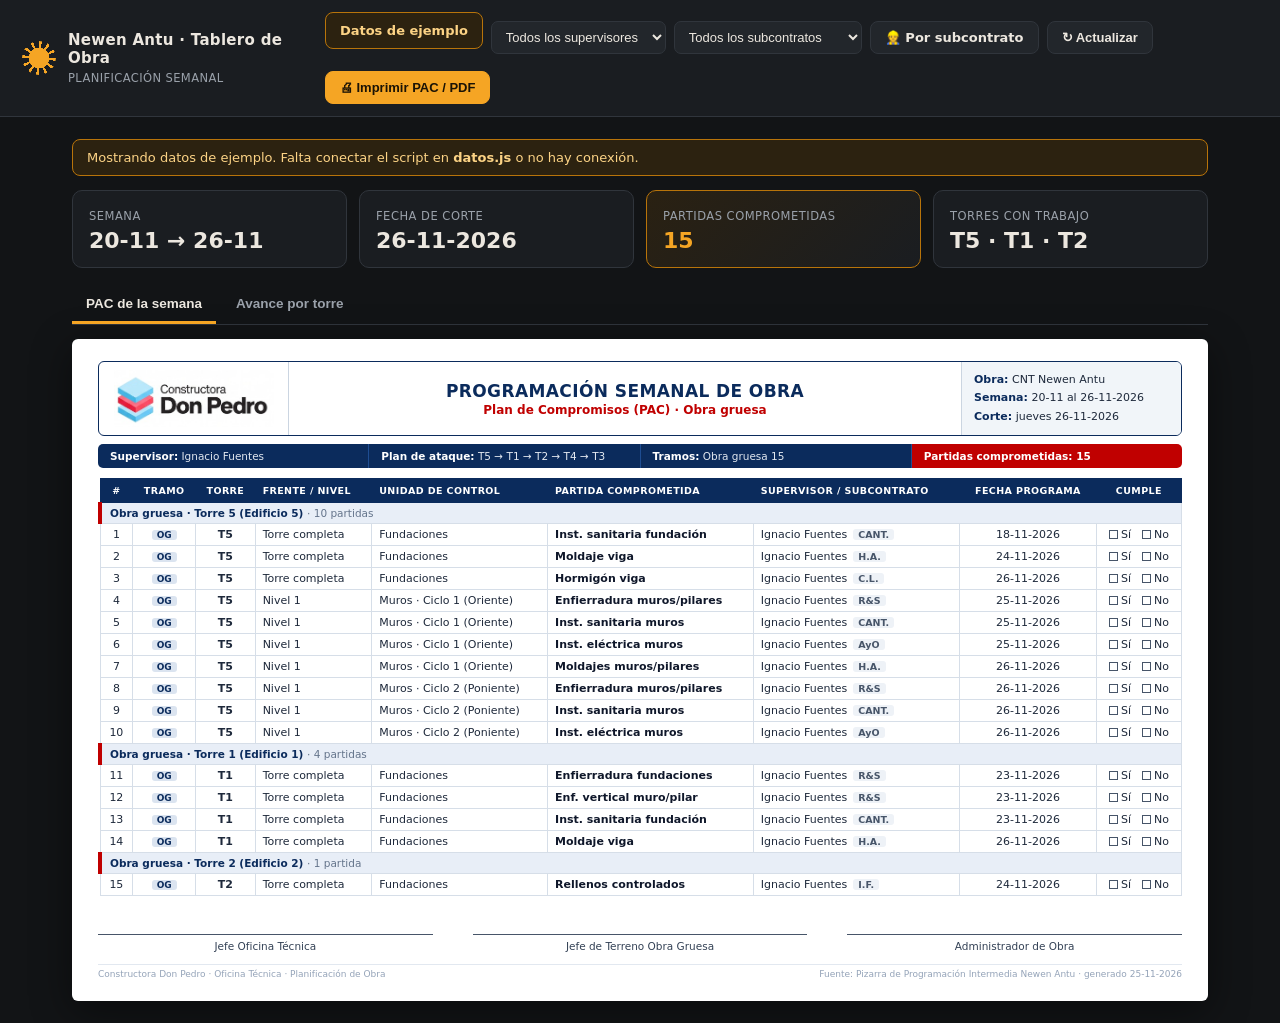
<file: web/plan.html>
<!DOCTYPE html>
<html lang="es">
<head>
<meta charset="UTF-8">
<meta name="viewport" content="width=device-width, initial-scale=1.0">
<title>Planificación semanal · Newen Antu</title>
<link rel="stylesheet" href="estilo.css">
<style>
  .resumen { display: grid; grid-template-columns: repeat(4, 1fr); gap: 12px; margin-bottom: 18px; }
  .kpi { background: var(--panel); border: 1px solid var(--linea); border-radius: var(--radio); padding: 14px 16px; }
  .kpi span { color: var(--suave); font-size: 11.5px; text-transform: uppercase; letter-spacing: .5px; }
  .kpi b { display: block; font-size: 22px; margin-top: 4px; }
  .kpi.destacado { border-color: var(--sol-osc); background: linear-gradient(135deg, #2a2112, var(--panel)); }
  .kpi.destacado b { color: var(--sol); }

  .pestanas { display: flex; gap: 6px; margin-bottom: 14px; border-bottom: 1px solid var(--linea); }
  .pestana { background: none; border: none; color: var(--suave); padding: 10px 14px; font-size: 13.5px; font-weight: 600;
    cursor: pointer; border-bottom: 3px solid transparent; }
  .pestana.activa { color: var(--texto); border-bottom-color: var(--sol); }
  .vista { display: none; } .vista.activa { display: block; }

  .aviso { background: #2c2210; border: 1px solid var(--sol-osc); color: var(--sol-claro); padding: 10px 14px;
    border-radius: 8px; font-size: 13px; margin-bottom: 14px; }
  .error { background: #2d1515; border-color: #7a2a26; color: #f3b5b1; }

  /* ===== Hoja PAC (se ve igual en pantalla y al imprimir) ===== */
  .papel { background: #fff; color: #1e293b; border-radius: 6px; padding: 22px 26px; box-shadow: 0 10px 40px rgba(0,0,0,.45);
    font-size: 11px; overflow-x: auto; }
  .papel .hdr { display: grid; grid-template-columns: 190px 1fr 220px; border: 1.5px solid #0B2B5C; border-radius: 6px; overflow: hidden; }
  .papel .hdr > div { padding: 8px 12px; display: flex; flex-direction: column; justify-content: center; }
  .papel .logo { border-right: 1px solid #cbd5e1; align-items: center; }
  .papel .logo img { width: 160px; }
  .papel .ttl { text-align: center; }
  .papel .ttl h1 { font-size: 17px; color: #0B2B5C; letter-spacing: .4px; text-transform: uppercase; }
  .papel .ttl h2 { font-size: 12px; color: #C00000; font-weight: 600; margin-top: 2px; }
  .papel .meta { border-left: 1px solid #cbd5e1; background: #f1f5f9; line-height: 1.7; }
  .papel .meta b { color: #0B2B5C; }
  .papel .strip { display: flex; margin: 8px 0 10px; border-radius: 5px; overflow: hidden; font-size: 10.5px; }
  .papel .strip div { flex: 1; padding: 6px 12px; background: #0B2B5C; color: #e2e8f0; }
  .papel .strip div + div { border-left: 1px solid #1e4d92; }
  .papel .strip b { color: #fff; }
  .papel .strip .acc { background: #C00000; }
  .papel table { width: 100%; border-collapse: collapse; }
  .papel th { background: #0B2B5C; color: #fff; font-size: 9.5px; text-transform: uppercase; letter-spacing: .4px; padding: 6px 7px;
    text-align: left; border: 1px solid #0B2B5C; }
  .papel td { padding: 4px 7px; border: 1px solid #d6dee8; vertical-align: middle; }
  .papel td.c, .papel th.c { text-align: center; }
  .papel td.p { font-weight: 600; color: #0f172a; }
  .papel tr.grp td { background: #e8eef7; color: #0B2B5C; font-weight: 700; font-size: 10.5px; border-left: 4px solid #C00000; padding: 4px 8px; }
  .papel tr.grp td span { font-weight: 400; color: #64748b; }
  .papel .sc { display: inline-block; margin-left: 6px; padding: 0 5px; border-radius: 3px; background: #eef2f7; color: #475569; font-size: 9.5px; font-weight: 600; }
  .papel .tr { display: inline-block; padding: 0 5px; border-radius: 3px; font-size: 9px; font-weight: 700; }
  .papel .tr-OG { background: #dbe4f0; color: #0B2B5C; }
  .papel .tr-TERM { background: #e3f1e6; color: #1f6b3a; }
  .papel .tr-URB { background: #f3e6d6; color: #8a4b00; }
  .papel .box { display: inline-block; width: 9px; height: 9px; border: 1px solid #475569; vertical-align: -1px; }
  .papel .sign { display: grid; grid-template-columns: repeat(3, 1fr); gap: 40px; margin-top: 38px; text-align: center; font-size: 10.5px; color: #334155; }
  .papel .sign div { border-top: 1px solid #475569; padding-top: 5px; }
  .papel .foot { margin-top: 12px; display: flex; justify-content: space-between; font-size: 9px; color: #94a3b8; border-top: 1px solid #e2e8f0; padding-top: 4px; }
  #hojasPac .papel + .papel { margin-top: 26px; }
  .papel .vacio { text-align: center; padding: 30px; color: #64748b; }

  /* ===== Avance por torre ===== */
  .torres { display: grid; grid-template-columns: repeat(auto-fill, minmax(215px, 1fr)); gap: 14px; }
  .torre { background: var(--panel); border: 1px solid var(--linea); border-radius: var(--radio); padding: 14px; }
  .torre h3 { font-size: 15px; display: flex; justify-content: space-between; align-items: center; margin-bottom: 10px; }
  .torre h3 small { color: var(--suave); font-weight: 500; font-size: 11.5px; }
  .torre h4 { font-size: 11px; color: var(--suave); text-transform: uppercase; letter-spacing: .5px; margin: 10px 0 6px; }
  .fund { display: flex; flex-wrap: wrap; gap: 4px; }
  .fund span { font-size: 10.5px; padding: 3px 7px; border-radius: 5px; background: var(--pend); color: #c9ced4; }
  .grilla { display: grid; grid-template-columns: 34px repeat(4, 1fr); gap: 4px; font-size: 11px; }
  .grilla .cab { color: var(--suave); text-align: center; font-size: 10px; }
  .grilla .niv { color: var(--suave); align-self: center; }
  .celda { border-radius: 5px; padding: 6px 2px; text-align: center; font-weight: 700; background: var(--pend); color: #c9ced4; cursor: default; }
  .hecho { background: var(--ok) !important; color: #0c2615 !important; }
  .programado { background: var(--prog) !important; color: #2a1a02 !important; }
  .parcial { background: linear-gradient(135deg, var(--ok) 0 50%, var(--pend) 50%) !important; color: #fff !important; }
  .leyenda { display: flex; gap: 14px; font-size: 12px; color: var(--suave); margin: 4px 0 14px; }
  .leyenda i { display: inline-block; width: 12px; height: 12px; border-radius: 3px; vertical-align: -2px; margin-right: 5px; }

  @media (max-width: 760px) { .resumen { grid-template-columns: repeat(2, 1fr); } }

  @page { size: A4 landscape; margin: 10mm 11mm; }
  @media print {
    body { background: #fff; }
    .barra, .resumen, .pestanas, .aviso, #vistaTorres, .no-print { display: none !important; }
    .contenedor { padding: 0; max-width: none; }
    #vistaPac { display: block !important; }
    .papel { box-shadow: none; padding: 0; border-radius: 0; margin: 0 !important; page-break-after: always; }
    .papel:last-child { page-break-after: auto; }
    * { -webkit-print-color-adjust: exact; print-color-adjust: exact; }
  }
</style>
</head>
<body>
<header class="barra">
  <a class="marca" href="index.html"><div class="sol"></div><div><b>Newen Antu · Tablero de Obra</b><small>Planificación semanal</small></div></a>
  <div class="acciones">
    <span class="chip" id="origen">Cargando…</span>
    <select id="filtroSup" title="Filtrar por supervisor"></select>
    <select id="filtroSub" title="Filtrar por subcontrato"></select>
    <a class="btn" href="subcontratos.html">👷 Por subcontrato</a>
    <button class="btn" onclick="iniciar()">↻ Actualizar</button>
    <button class="btn sol-btn" onclick="window.print()">🖨 Imprimir PAC / PDF</button>
  </div>
</header>

<main class="contenedor">
  <div id="mensajes"></div>
  <section class="resumen">
    <div class="kpi"><span>Semana</span><b id="kSemana">—</b></div>
    <div class="kpi"><span>Fecha de corte</span><b id="kCorte">—</b></div>
    <div class="kpi destacado"><span>Partidas comprometidas</span><b id="kPartidas">—</b></div>
    <div class="kpi"><span>Torres con trabajo</span><b id="kTorres">—</b></div>
  </section>

  <nav class="pestanas">
    <button class="pestana activa" data-v="vistaPac">PAC de la semana</button>
    <button class="pestana" data-v="vistaTorres">Avance por torre</button>
  </nav>

  <section id="vistaPac" class="vista activa"><div id="hojasPac"></div></section>

  <section id="vistaTorres" class="vista">
    <div class="leyenda">
      <span><i style="background:var(--ok)"></i>Hecho (real semana anterior)</span>
      <span><i style="background:var(--prog)"></i>Programado esta semana</span>
      <span><i style="background:var(--pend)"></i>Pendiente</span>
    </div>
    <div class="torres" id="torres"></div>
  </section>
</main>

<script src="datos.js"></script>
<script>
let D = null;
const $ = id => document.getElementById(id);
const esc = s => String(s ?? '').replace(/[&<>"]/g, c => ({ '&': '&amp;', '<': '&lt;', '>': '&gt;', '"': '&quot;' }[c]));

document.querySelectorAll('.pestana').forEach(b => b.onclick = () => {
  document.querySelectorAll('.pestana, .vista').forEach(x => x.classList.remove('activa'));
  b.classList.add('activa'); $(b.dataset.v).classList.add('activa');
});
$('filtroSup').onchange = () => pintarPac();
$('filtroSub').onchange = () => pintarPac();
const SUBS_BASE = { 'R&S': ['R&S', 'Enfierradura'], 'H.A.': ['Héctor Arias', 'Moldajes y descimbre'], 'C.L.': ['Camila López', 'Hormigonado y emplantillado'],
  'CANT.': ['Cantillana', 'Instalación sanitaria'], 'AyO': ['Alfa y Omega', 'Instalación eléctrica'], 'I.F.': ['Ignacio Fuentes', 'Movimiento de tierra (cuadrilla propia)'] };
const TRAMOS = ['Obra gruesa', 'Terminaciones', 'Urbanización'];
const tramoDe = g => /TERMINACI/i.test(g || '') ? 'Terminaciones' : /URBANIZ/i.test(g || '') ? 'Urbanización' : 'Obra gruesa';
const subInfo = sigla => { const c = (D.config.subcontratos || {})[sigla]; if (c) return c; const b = SUBS_BASE[sigla]; return b ? { nombre: b[0], especialidad: b[1] } : { nombre: sigla, especialidad: '' }; };

async function iniciar() {
  $('origen').textContent = 'Cargando…';
  try {
    const { datos, origen } = await NA.cargar();
    D = datos;
    $('origen').textContent = origen;
    $('origen').className = 'chip ' + (origen.startsWith('En línea') ? 'vivo' : 'aviso');
    $('mensajes').innerHTML = origen.startsWith('En línea') ? '' :
      `<div class="aviso">Mostrando ${esc(origen.toLowerCase())}. Falta conectar el script en <b>datos.js</b> o no hay conexión.</div>`;
    const sups = [...new Set(D.plan.map(p => p.supervisor))];
    $('filtroSup').innerHTML = '<option value="">Todos los supervisores</option>' + sups.map(s => `<option>${esc(s)}</option>`).join('');
    const siglas = [...new Set(D.plan.map(p => p.resp).filter(Boolean))];
    const prev = $('filtroSub').value;
    $('filtroSub').innerHTML = '<option value="">Todos los subcontratos</option><option value="*">Una hoja por subcontrato</option>' +
      siglas.map(x => `<option value="${esc(x)}">${esc(subInfo(x).nombre)}</option>`).join('');
    if ([...$('filtroSub').options].some(o => o.value === prev)) $('filtroSub').value = prev;
    pintarResumen(); pintarPac(); pintarTorres();
  } catch (e) {
    $('origen').textContent = 'Sin datos';
    $('mensajes').innerHTML = `<div class="aviso error">No pude leer la planilla: ${esc(e.message)}</div>`;
  }
}

function filasPlan() {
  const sup = $('filtroSup').value;
  const extra = (D.sinUnidades || []).map(s => ({ torre: '—', frente: 'Global', unidad: s.grupo, partida: s.partida + (s.prog > 1 ? ` (${s.prog} u.)` : ''),
    resp: s.resp, supervisor: D.config.supervisor || 'Sin asignar', fecha: '' }));
  const sub = $('filtroSub').value;
  extra.forEach((e, i) => e.grupo = (D.sinUnidades[i] || {}).grupo);
  return D.plan.concat(extra).map((p, i) => Object.assign({}, p, { tramo: tramoDe(p.grupo), _i: i }))
    .filter(p => (!sup || p.supervisor === sup) && (!sub || sub === '*' || p.resp === sub))
    .sort((a, b) => TRAMOS.indexOf(a.tramo) - TRAMOS.indexOf(b.tramo) || a._i - b._i);
}

function pintarResumen() {
  const f = filasPlan();
  $('kSemana').textContent = `${D.semana.inicio.slice(0, 5)} → ${D.semana.fin.slice(0, 5)}`;
  $('kCorte').textContent = D.semana.corte;
  $('kPartidas').textContent = f.length;
  $('kTorres').textContent = [...new Set(f.map(p => p.torre).filter(t => t !== '—'))].join(' · ') || '—';
}

function pintarPac() {
  const todas = filasPlan();
  const modo = $('filtroSub').value;
  let grupos;
  if (modo === '*') {
    const siglas = [...new Set(todas.map(p => p.resp).filter(Boolean))];
    grupos = siglas.map(x => ({ sigla: x, filas: todas.filter(p => p.resp === x) }));
  } else grupos = [{ sigla: modo, filas: todas }];
  $('hojasPac').innerHTML = grupos.map(g => hojaPac(g.filas, g.sigla)).join('');
  pintarResumen();
}

function hojaPac(filas, sigla) {
  const sup = $('filtroSup').value || [...new Set(filas.map(p => p.supervisor))].join(' / ') || D.config.supervisor;
  const sub = sigla ? subInfo(sigla) : null;
  const nombreTorre = t => t === '—' ? 'Partidas globales' : `Torre ${t.slice(1)} (Edificio ${t.slice(1)})`;
  let cuerpo = '', actual = null;
  const sigTramo = { 'Obra gruesa': 'OG', 'Terminaciones': 'TERM', 'Urbanización': 'URB' };
  filas.forEach((p, i) => {
    const clave = p.tramo + '|' + p.torre;
    if (clave !== actual) {
      actual = clave;
      const k = filas.filter(x => x.tramo + '|' + x.torre === actual).length;
      cuerpo += `<tr class="grp"><td colspan="9">${esc(p.tramo)} · ${nombreTorre(p.torre)} <span>· ${k} partida${k > 1 ? 's' : ''}</span></td></tr>`;
    }
    cuerpo += `<tr><td class="c">${i + 1}</td><td class="c"><span class="tr tr-${sigTramo[p.tramo]}">${sigTramo[p.tramo]}</span></td><td class="c"><b>${esc(p.torre)}</b></td><td>${esc(p.frente)}</td><td>${esc(p.unidad)}</td>
      <td class="p">${esc(p.partida)}</td><td>${esc(p.supervisor)}${p.resp ? `<span class="sc">${esc(p.resp)}</span>` : ''}</td>
      <td class="c">${esc(p.fecha)}</td><td class="c"><span class="box"></span> Sí &nbsp; <span class="box"></span> No</td></tr>`;
  });
  let firmas = (D.config.firmas && D.config.firmas.length ? D.config.firmas : ['Jefe Oficina Técnica', 'Jefe de Terreno Obra Gruesa', 'Administrador de Obra']).slice(0, 3);
  if (sub) firmas = [firmas[1] || 'Jefe de Terreno Obra Gruesa', 'Supervisor ' + (D.config.supervisor || ''), 'Subcontrato (recibe conforme)'];
  const tramos = TRAMOS.filter(t => filas.some(p => p.tramo === t));
  const resumenTramos = tramos.map(t => `${t} ${filas.filter(p => p.tramo === t).length}`).join(' · ') || '—';
  const titulo2 = sub ? `PAC semanal · <span style="color:#0B2B5C">${esc(sub.nombre)}</span>${sub.especialidad ? ' · ' + esc(sub.especialidad) : ''}` : 'Plan de Compromisos (PAC) · ' + esc(tramos.join(' / ') || 'Obra gruesa');
  return `<div class="papel">
    <div class="hdr">
      <div class="logo"><img src="logo_don_pedro.png" alt="Constructora Don Pedro"></div>
      <div class="ttl"><h1>Programación Semanal de Obra</h1><h2>${titulo2}</h2></div>
      <div class="meta"><div><b>Obra:</b> ${esc(D.obra)}</div><div><b>Semana:</b> ${D.semana.inicio.slice(0, 5)} al ${D.semana.fin}</div><div><b>Corte:</b> jueves ${D.semana.corte}</div></div>
    </div>
    <div class="strip"><div><b>Supervisor:</b> ${esc(sup)}</div>${sub ? `<div><b>Subcontrato:</b> ${esc(sub.nombre)}</div>` : ''}<div><b>Plan de ataque:</b> ${esc(D.config.ataque.join(' → '))}</div>
      <div><b>Tramos:</b> ${esc(resumenTramos)}</div><div class="acc"><b>Partidas comprometidas: ${filas.length}</b></div></div>
    <table><thead><tr><th class="c">#</th><th class="c">Tramo</th><th class="c">Torre</th><th>Frente / Nivel</th><th>Unidad de control</th><th>Partida comprometida</th>
      <th>Supervisor / Subcontrato</th><th class="c">Fecha programa</th><th class="c">Cumple</th></tr></thead>
      <tbody>${cuerpo || '<tr><td colspan="9" class="vacio">No hay partidas comprometidas esta semana para este filtro.</td></tr>'}</tbody></table>
    <div class="sign">${firmas.map(f => `<div>${esc(f)}</div>`).join('')}</div>
    <div class="foot"><span>Constructora Don Pedro · Oficina Técnica · Planificación de Obra</span><span>Fuente: Pizarra de Programación Intermedia Newen Antu · generado ${esc(D.generado)}</span></div>
  </div>`;
}

function pintarTorres() {
  const est = D.estado || {};
  const porTorre = {};
  Object.entries(est).forEach(([cod, partidas]) => {
    const u = NA.unidad(cod); if (!u) return;
    const t = (porTorre[u.torre] = porTorre[u.torre] || { fund: {}, MURO: {}, LOSA: {} });
    if (u.tipo === 'FUND') Object.assign(t.fund, partidas);
    else t[u.tipo][u.nivel + u.ciclo] = partidas;
  });
  const clase = partidas => {
    const v = Object.values(partidas || {});
    if (!v.length) return '';
    if (v.includes('programado')) return 'programado';
    if (v.every(x => x === 'hecho')) return 'hecho';
    if (v.includes('hecho')) return 'parcial';
    return '';
  };
  const detalle = partidas => Object.entries(partidas || {}).map(([p, s]) => `${p}: ${s}`).join('\n');
  const torres = D.config.ataque.filter(t => porTorre[t]);
  $('torres').innerHTML = torres.map(t => {
    const x = porTorre[t];
    const hechos = Object.values(x.fund).filter(s => s === 'hecho').length;
    let grilla = '<div class="cab"></div><div class="cab">Muro C1</div><div class="cab">Muro C2</div><div class="cab">Losa C1</div><div class="cab">Losa C2</div>';
    ['N4', 'N3', 'N2', 'N1'].forEach(n => {
      grilla += `<div class="niv">${n}</div>` + [['MURO', 'C1'], ['MURO', 'C2'], ['LOSA', 'C1'], ['LOSA', 'C2']].map(([tp, c]) => {
        const p = x[tp][n + c]; const v = Object.values(p || {});
        const h = v.filter(s => s === 'hecho').length;
        return `<div class="celda ${clase(p)}" title="${esc(detalle(p))}">${v.length ? h + '/' + v.length : '·'}</div>`;
      }).join('');
    });
    return `<div class="torre"><h3>Torre ${t.slice(1)} <small>Fundaciones ${hechos}/${Object.keys(x.fund).length}</small></h3>
      <h4>Fundaciones</h4><div class="fund">${Object.entries(x.fund).map(([p, s]) => `<span class="${s}">${esc(p)}</span>`).join('')}</div>
      <h4>Muros y losas por ciclo</h4><div class="grilla">${grilla}</div></div>`;
  }).join('');
}

iniciar();
</script>
</body>
</html>
</file>
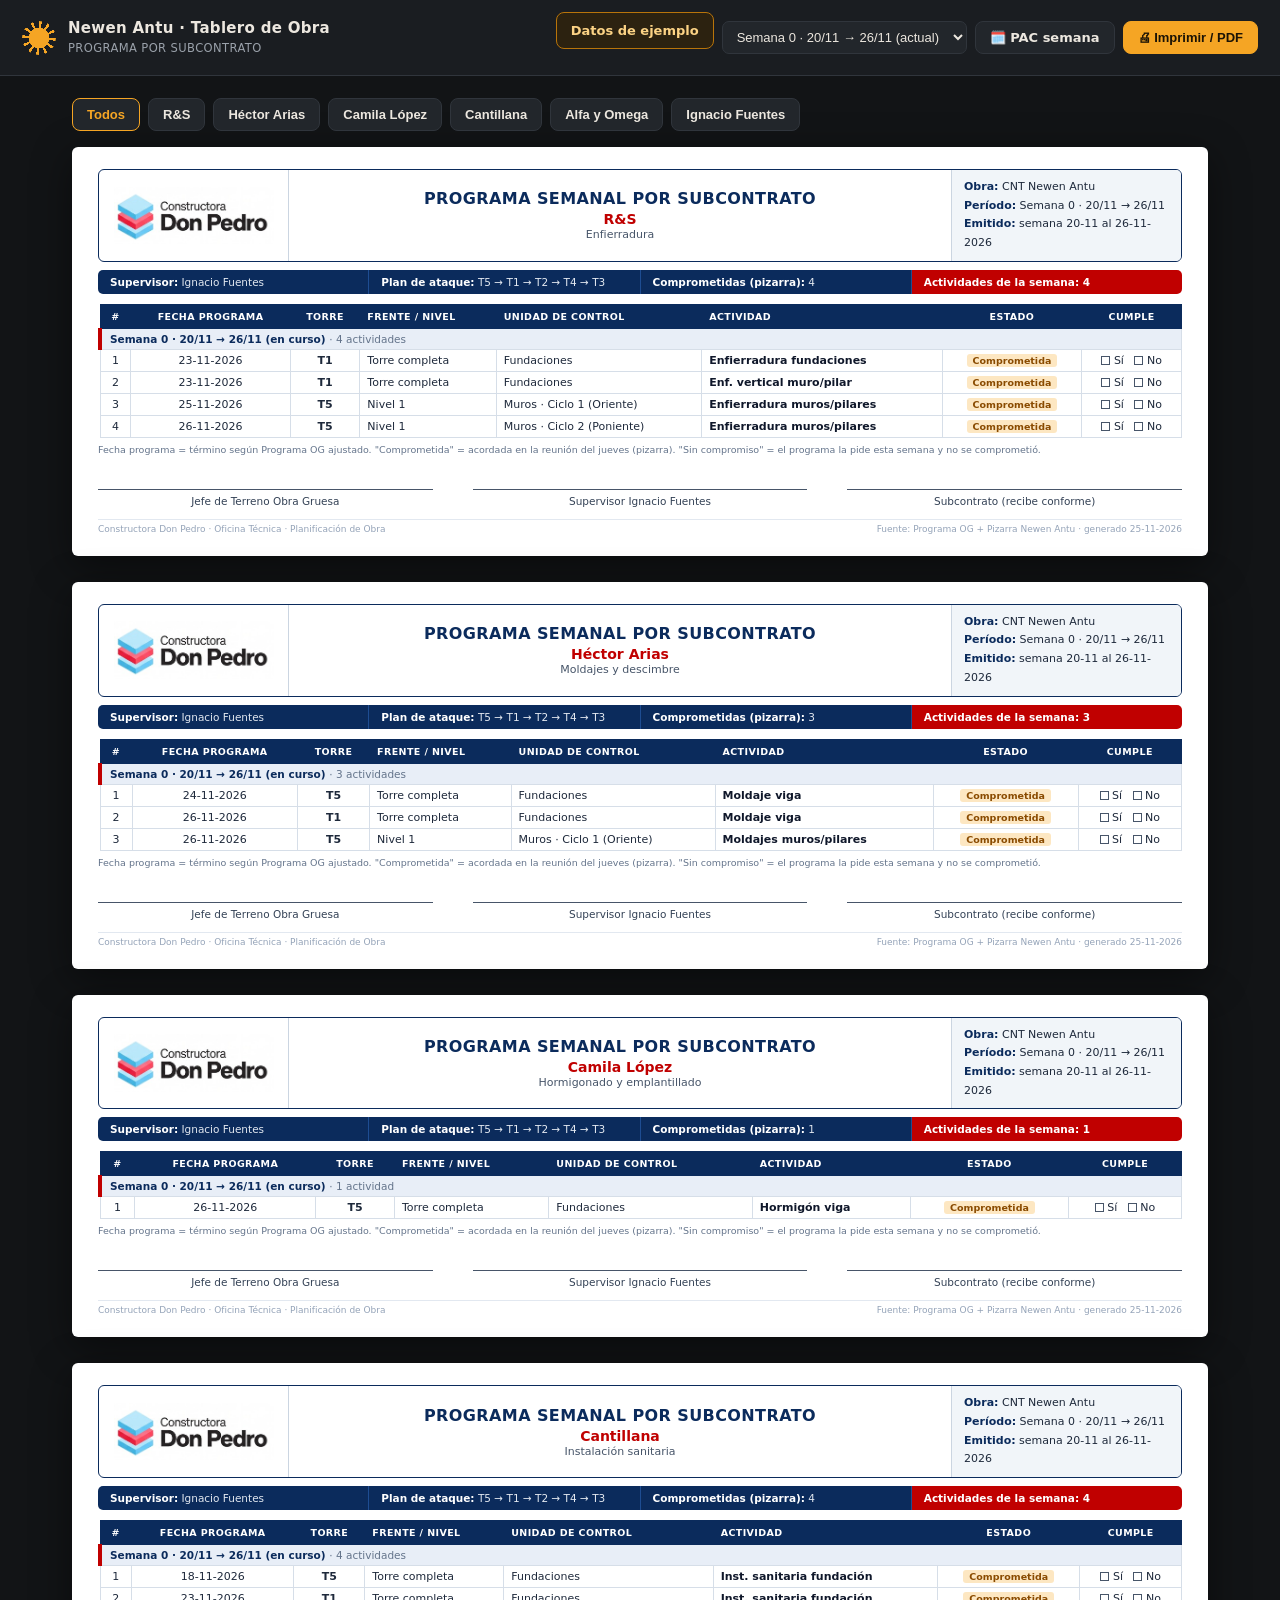
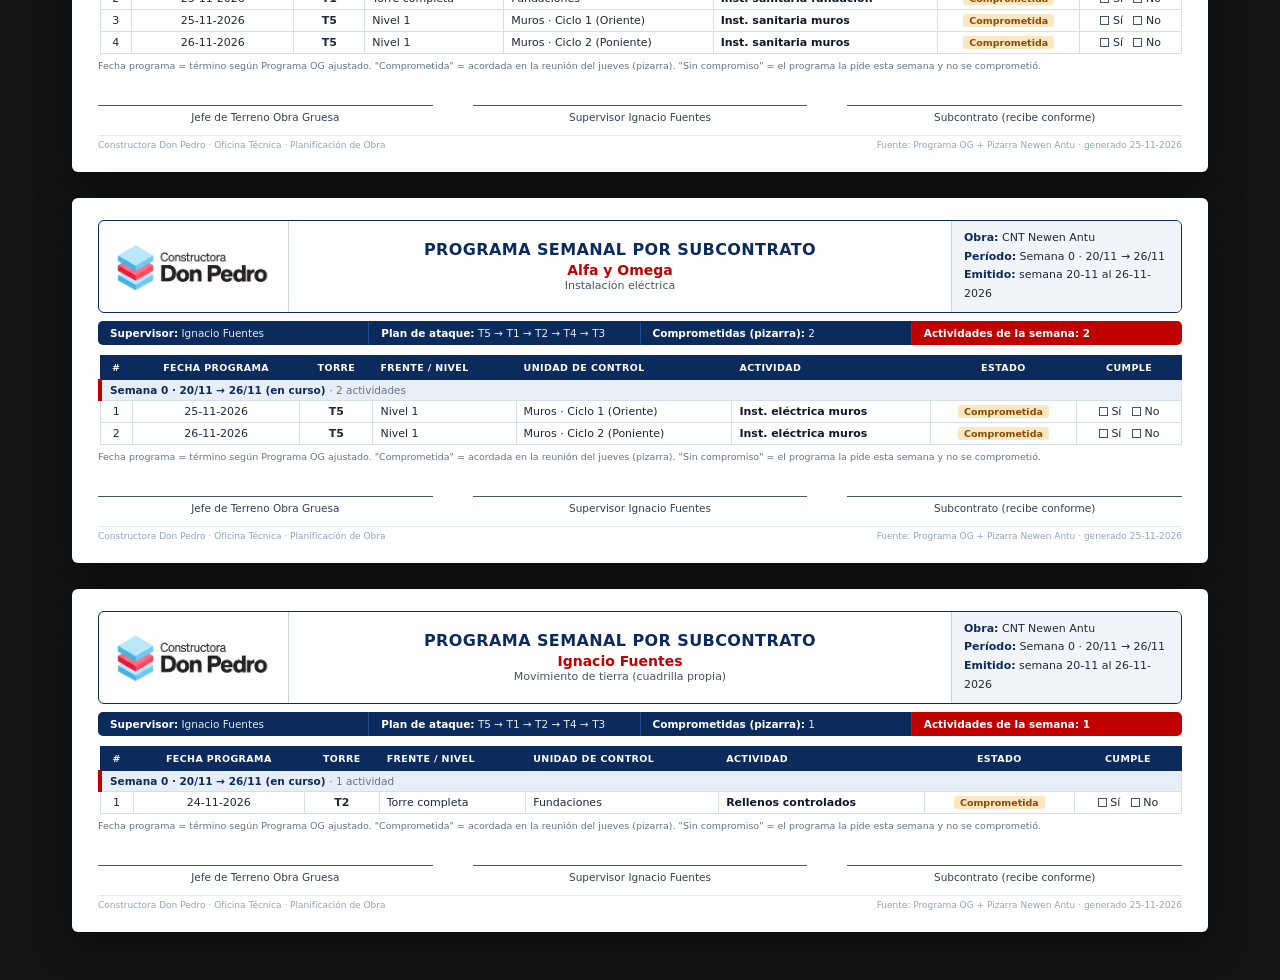
<file: web/subcontratos.html>
<!DOCTYPE html>
<html lang="es">
<head>
<meta charset="UTF-8">
<meta name="viewport" content="width=device-width, initial-scale=1.0">
<title>Programa por subcontrato · Newen Antu</title>
<link rel="stylesheet" href="estilo.css">
<style>
  .aviso { background: #2c2210; border: 1px solid var(--sol-osc); color: var(--sol-claro); padding: 10px 14px; border-radius: 8px; font-size: 13px; margin-bottom: 14px; }
  .aviso.error { background: #2d1515; border-color: #7a2a26; color: #f3b5b1; }
  .resumen { display: flex; gap: 8px; flex-wrap: wrap; margin-bottom: 16px; }
  .resumen button { cursor: pointer; }
  .resumen button.activo { border-color: var(--sol); color: var(--sol); }

  .papel { background: #fff; color: #1e293b; border-radius: 6px; padding: 22px 26px; box-shadow: 0 10px 40px rgba(0,0,0,.45); font-size: 11px; margin-bottom: 26px; }
  .papel .hdr { display: grid; grid-template-columns: 190px 1fr 230px; border: 1.5px solid #0B2B5C; border-radius: 6px; overflow: hidden; }
  .papel .hdr > div { padding: 8px 12px; display: flex; flex-direction: column; justify-content: center; }
  .papel .logo { border-right: 1px solid #cbd5e1; align-items: center; }
  .papel .logo img { width: 160px; }
  .papel .ttl { text-align: center; }
  .papel .ttl h1 { font-size: 16px; color: #0B2B5C; letter-spacing: .4px; text-transform: uppercase; }
  .papel .ttl h2 { font-size: 14px; color: #C00000; font-weight: 700; margin-top: 3px; }
  .papel .ttl h3 { font-size: 11px; color: #475569; font-weight: 500; margin-top: 1px; }
  .papel .meta { border-left: 1px solid #cbd5e1; background: #f1f5f9; line-height: 1.7; }
  .papel .meta b { color: #0B2B5C; }
  .papel .strip { display: flex; margin: 8px 0 10px; border-radius: 5px; overflow: hidden; font-size: 10.5px; }
  .papel .strip div { flex: 1; padding: 6px 12px; background: #0B2B5C; color: #e2e8f0; }
  .papel .strip div + div { border-left: 1px solid #1e4d92; }
  .papel .strip b { color: #fff; }
  .papel .strip .acc { background: #C00000; }
  .papel table { width: 100%; border-collapse: collapse; }
  .papel thead { display: table-header-group; }
  .papel th { background: #0B2B5C; color: #fff; font-size: 9.5px; text-transform: uppercase; letter-spacing: .4px; padding: 6px 7px; text-align: left; border: 1px solid #0B2B5C; }
  .papel td { padding: 4px 7px; border: 1px solid #d6dee8; vertical-align: middle; }
  .papel tr { page-break-inside: avoid; }
  .papel td.c, .papel th.c { text-align: center; }
  .papel td.p { font-weight: 600; color: #0f172a; }
  .papel tr.grp td { background: #e8eef7; color: #0B2B5C; font-weight: 700; font-size: 10.5px; border-left: 4px solid #C00000; padding: 4px 8px; }
  .papel tr.grp td span { font-weight: 400; color: #64748b; }
  .papel .est { display: inline-block; padding: 1px 6px; border-radius: 3px; font-size: 9.5px; font-weight: 700; white-space: nowrap; }
  .papel .est.comp { background: #fde7c2; color: #8a4b00; }
  .papel .est.atr { background: #fbd5d3; color: #9b1c15; }
  .papel .est.prog { background: #eef2f7; color: #475569; }
  .papel .box { display: inline-block; width: 9px; height: 9px; border: 1px solid #475569; vertical-align: -1px; }
  .papel .sign { display: grid; grid-template-columns: repeat(3, 1fr); gap: 40px; margin-top: 34px; text-align: center; font-size: 10.5px; color: #334155; page-break-inside: avoid; }
  .papel .sign div { border-top: 1px solid #475569; padding-top: 5px; }
  .papel .foot { margin-top: 12px; display: flex; justify-content: space-between; font-size: 9px; color: #94a3b8; border-top: 1px solid #e2e8f0; padding-top: 4px; }
  .papel .nota { font-size: 9.5px; color: #64748b; margin-top: 6px; }

  @page { size: A4 portrait; margin: 9mm 9mm; }
  @media print {
    body { background: #fff; }
    .barra, .resumen, .aviso, .no-print { display: none !important; }
    .contenedor { padding: 0; max-width: none; }
    .papel { box-shadow: none; padding: 0; border-radius: 0; margin: 0; page-break-after: always; font-size: 9.5px; }
    .papel td { padding: 1.2px 5px; }
    .papel .nota { margin-top: 3px; font-size: 8.5px; }
    .papel .ttl h1 { font-size: 13px; }
    .papel .hdr > div { padding: 5px 9px; }
    .papel .sign { margin-top: 10px; }
    .papel .foot { margin-top: 4px; padding-top: 2px; }
    .papel .strip { margin: 5px 0 6px; }
    .papel th { padding: 5px 5px; font-size: 8.5px; }
    .papel .hdr { grid-template-columns: 150px 1fr 180px; }
    .papel .logo img { width: 125px; }
    .papel .strip { font-size: 9px; }
    .papel .strip div { padding: 5px 8px; }
    .papel .sign { margin-top: 22px; }
    .papel:last-child { page-break-after: auto; }
    * { -webkit-print-color-adjust: exact; print-color-adjust: exact; }
  }
</style>
</head>
<body>
<header class="barra">
  <a class="marca" href="index.html"><div class="sol"></div><div><b>Newen Antu · Tablero de Obra</b><small>Programa por subcontrato</small></div></a>
  <div class="acciones">
    <span class="chip" id="origen">Cargando…</span>
    <select id="filtroSem" title="Semana" onchange="pintar()"></select>
    <a class="btn" href="plan.html">🗓️ PAC semana</a>
    <button class="btn sol-btn" onclick="window.print()">🖨 Imprimir / PDF</button>
  </div>
</header>

<main class="contenedor">
  <div id="mensajes"></div>
  <div class="resumen" id="filtro"></div>
  <div id="hojas"></div>
</main>

<script src="datos.js"></script>
<script>
let D = null, filtro = '';
const $ = id => document.getElementById(id);
const esc = s => String(s ?? '').replace(/[&<>"]/g, c => ({ '&': '&amp;', '<': '&lt;', '>': '&gt;', '"': '&quot;' }[c]));
const aFecha = s => { const [d, m, a] = s.split('-').map(Number); return new Date(a, m - 1, d); };
const corto = d => ('0' + d.getDate()).slice(-2) + '/' + ('0' + (d.getMonth() + 1)).slice(-2);

NA.cargar().then(({ datos, origen }) => {
  D = datos;
  $('origen').textContent = origen;
  $('origen').className = 'chip ' + (origen.startsWith('En línea') ? 'vivo' : 'aviso');
  if (!D.programa) {
    $('mensajes').innerHTML = '<div class="aviso error">El script de la planilla es una versión anterior: falta actualizar Codigo.gs (Implementar → Nueva versión).</div>';
    return;
  }
  pintar();
}).catch(e => { $('mensajes').innerHTML = `<div class="aviso error">No pude leer la planilla: ${esc(e.message)}</div>`; });

function pintar() {
  const subs = D.config.subcontratos || {};
  const siglas = [...new Set(D.programa.map(p => p.resp).filter(Boolean))]
    .sort((a, b) => Object.keys(subs).indexOf(a) - Object.keys(subs).indexOf(b));
  $('filtro').innerHTML = ['', ...siglas].map(s =>
    `<button class="btn ${s === filtro ? 'activo' : ''}" onclick="filtro='${s}';pintar()">${s ? esc((subs[s] || {}).nombre || s) : 'Todos'}</button>`).join('');

  const ini = aFecha(D.semana.inicio);
  const nSem = D.config.semanasVentana;
  const ultimo = Math.max(...D.programa.map(p => p.t || 0));
  const finVentana = nSem ? new Date(ini.getTime() + (nSem * 7 - 1) * 864e5) : new Date(ultimo);
  const semanaDe = p => p.t ? Math.max(0, Math.floor((p.t - ini.getTime()) / (7 * 864e5))) : 0;
  const rango = k => { const a = new Date(ini.getTime() + k * 7 * 864e5), b = new Date(a.getTime() + 6 * 864e5); return `${corto(a)} → ${corto(b)}`; };
  // Selector de semana (por defecto: semana 0, la que se planifica)
  const maxSem = Math.max(0, ...D.programa.map(semanaDe));
  const sel = $('filtroSem');
  const prev = sel.dataset.listo ? sel.value : '0';
  sel.innerHTML = `<option value="todas">Todas las semanas</option>` +
    Array.from({ length: maxSem + 1 }, (_, k) => `<option value="${k}">Semana ${k} · ${rango(k)}${k === 0 ? ' (actual)' : ''}</option>`).join('');
  sel.value = prev; sel.dataset.listo = '1';
  const semSel = sel.value === 'todas' ? null : +sel.value;
  const enSemana = p => semSel === null || semanaDe(p) === semSel;
  const firmas = ['Jefe de Terreno Obra Gruesa', 'Supervisor ' + (D.config.supervisor || ''), 'Subcontrato (recibe conforme)'];

  $('hojas').innerHTML = siglas.filter(s => !filtro || s === filtro).map(sigla => {
    const sub = subs[sigla] || { nombre: sigla, especialidad: '' };
    const filas = D.programa.filter(p => p.resp === sigla && enSemana(p));
    if (!filas.length) return '';
    const comp = filas.filter(p => p.estado === 'programado').length;
    const atr = filas.filter(p => p.estado !== 'programado' && p.t && p.t < ini.getTime() + 7 * 864e5).length;
    let cuerpo = '', semActual = -1, n = 0;
    filas.forEach(p => {
      const k = semanaDe(p);
      if (k !== semActual) {
        semActual = k;
        const cant = filas.filter(x => semanaDe(x) === k).length;
        cuerpo += `<tr class="grp"><td colspan="8">Semana ${k} · ${rango(k)} ${k === 0 ? '(en curso)' : ''} <span>· ${cant} actividad${cant > 1 ? 'es' : ''}</span></td></tr>`;
      }
      let est;
      if (p.estado === 'programado') est = '<span class="est comp">Comprometida</span>';
      else if (p.t && p.t < ini.getTime() + 7 * 864e5) est = '<span class="est atr">Sin compromiso</span>';
      else est = '<span class="est prog">Por programa</span>';
      cuerpo += `<tr><td class="c">${++n}</td><td class="c">${esc(p.fecha)}</td><td class="c"><b>${esc(p.torre)}</b></td><td>${esc(p.frente)}</td>
        <td>${esc(p.unidad)}</td><td class="p">${esc(p.partida)}</td><td class="c">${est}</td>
        <td class="c"><span class="box"></span> Sí &nbsp; <span class="box"></span> No</td></tr>`;
    });
    return `<div class="papel">
      <div class="hdr">
        <div class="logo"><img src="logo_don_pedro.png" alt="Constructora Don Pedro"></div>
        <div class="ttl"><h1>${semSel === null ? 'Programa por subcontrato' : 'Programa semanal por subcontrato'}</h1><h2>${esc(sub.nombre)}</h2><h3>${esc(sub.especialidad)}</h3></div>
        <div class="meta"><div><b>Obra:</b> ${esc(D.obra)}</div><div><b>Período:</b> ${semSel === null ? `${corto(ini)} al ${corto(finVentana)}/${finVentana.getFullYear()}` : `Semana ${semSel} · ${rango(semSel)}`}</div><div><b>Emitido:</b> semana ${D.semana.inicio.slice(0, 5)} al ${D.semana.fin}</div></div>
      </div>
      <div class="strip"><div><b>Supervisor:</b> ${esc(D.config.supervisor || '')}</div><div><b>Plan de ataque:</b> ${esc(D.config.ataque.join(' → '))}</div>
        <div><b>Comprometidas (pizarra):</b> ${comp}${atr ? ` · ${atr} sin compromiso` : ''}</div><div class="acc"><b>Actividades ${semSel === null ? 'en el período' : 'de la semana'}: ${filas.length}</b></div></div>
      <table><thead><tr><th class="c">#</th><th class="c">Fecha programa</th><th class="c">Torre</th><th>Frente / Nivel</th><th>Unidad de control</th>
        <th>Actividad</th><th class="c">Estado</th><th class="c">Cumple</th></tr></thead><tbody>${cuerpo}</tbody></table>
      <p class="nota">Fecha programa = término según Programa OG ajustado. "Comprometida" = acordada en la reunión del jueves (pizarra). "Sin compromiso" = el programa la pide esta semana y no se comprometió.</p>
      <div class="sign">${firmas.map(f => `<div>${esc(f)}</div>`).join('')}</div>
      <div class="foot"><span>Constructora Don Pedro · Oficina Técnica · Planificación de Obra</span><span>Fuente: Programa OG + Pizarra Newen Antu · generado ${esc(D.generado)}</span></div>
    </div>`;
  }).join('') || '<div class="aviso">No hay actividades de subcontratos en el período.</div>';
}
</script>
</body>
</html>
</file>
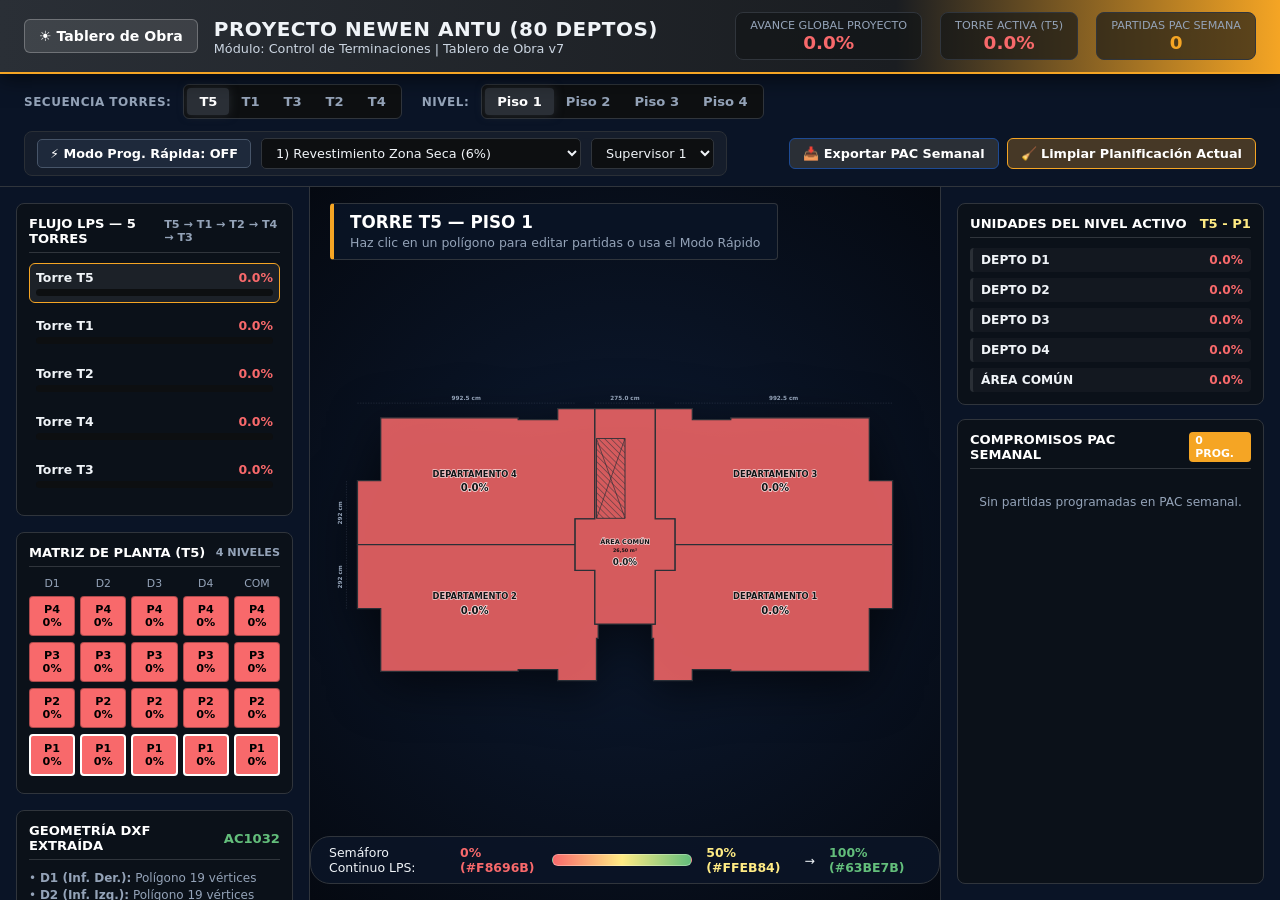
<file: web/terminaciones.html>
<!DOCTYPE html>
<html lang="es">
<head>
  <meta charset="UTF-8" />
  <meta name="viewport" content="width=device-width, initial-scale=1.0" />
  <title>Terminaciones · Newen Antu · Tablero de Obra</title>
  <style>
    :root {
      --bg-dark: #121416;
      --bg-panel: #0a1426;
      --primary-blue: #2A2F36;
      --accent-red: #F5A524;
      --text-main: #f0f4f8;
      --text-muted: #94a3b8;
      --border-color: #30353C;
      --sem-red: #F8696B;
      --sem-yellow: #FFEB84;
      --sem-green: #63BE7B;
    }

    * {
      box-sizing: border-box;
      margin: 0;
      padding: 0;
      font-family: 'Segoe UI', system-ui, -apple-system, sans-serif;
    }

    body {
      background-color: var(--bg-dark);
      color: var(--text-main);
      display: flex;
      flex-direction: column;
      height: 100vh;
      overflow: hidden;
    }

    /* HEADER PREMIUM */
    header {
      background: linear-gradient(90deg, var(--primary-blue) 0%, #1A1D21 70%, var(--accent-red) 100%);
      padding: 12px 24px;
      display: flex;
      justify-content: space-between;
      align-items: center;
      border-bottom: 2px solid var(--accent-red);
      box-shadow: 0 4px 20px rgba(0, 0, 0, 0.6);
      z-index: 20;
    }

    .brand-box {
      display: flex;
      align-items: center;
      gap: 16px;
    }

    .btn-portal {
      background: rgba(255, 255, 255, 0.1);
      color: #fff;
      text-decoration: none;
      padding: 8px 14px;
      border-radius: 6px;
      font-weight: 600;
      font-size: 0.88rem;
      border: 1px solid rgba(255, 255, 255, 0.25);
      transition: all 0.2s;
      display: inline-flex;
      align-items: center;
      gap: 6px;
    }

    .btn-portal:hover {
      background: var(--accent-red);
      border-color: #FCD385;
      transform: translateY(-1px);
    }

    .project-titles h1 {
      font-size: 1.25rem;
      font-weight: 700;
      letter-spacing: 0.5px;
      text-transform: uppercase;
    }

    .project-titles p {
      font-size: 0.8rem;
      color: #cbd5e1;
    }

    .global-kpis {
      display: flex;
      gap: 18px;
      align-items: center;
    }

    .kpi-card {
      background: rgba(18, 20, 22, 0.65);
      border: 1px solid var(--border-color);
      padding: 6px 14px;
      border-radius: 8px;
      text-align: center;
      min-width: 125px;
    }

    .kpi-card .label {
      font-size: 0.7rem;
      color: var(--text-muted);
      text-transform: uppercase;
      display: block;
    }

    .kpi-card .val {
      font-size: 1.15rem;
      font-weight: 800;
    }

    /* BARRA DE HERRAMIENTAS LPS Y NAVEGACIÓN */
    .lps-toolbar {
      background-color: var(--bg-panel);
      border-bottom: 1px solid var(--border-color);
      padding: 10px 24px;
      display: flex;
      flex-wrap: wrap;
      justify-content: space-between;
      align-items: center;
      gap: 12px;
      z-index: 15;
    }

    .nav-group {
      display: flex;
      align-items: center;
      gap: 12px;
    }

    .group-label {
      font-size: 0.75rem;
      font-weight: 700;
      text-transform: uppercase;
      color: var(--text-muted);
      letter-spacing: 0.5px;
    }

    .pill-selector {
      display: flex;
      background: #0D0F11;
      padding: 3px;
      border-radius: 6px;
      border: 1px solid var(--border-color);
    }

    .pill-btn {
      background: transparent;
      border: none;
      color: var(--text-muted);
      padding: 6px 12px;
      font-size: 0.82rem;
      font-weight: 700;
      cursor: pointer;
      border-radius: 4px;
      transition: all 0.15s;
    }

    .pill-btn:hover {
      color: #fff;
    }

    .pill-btn.active {
      background: var(--primary-blue);
      color: #fff;
      box-shadow: 0 0 10px rgba(42, 47, 54, 0.8);
    }

    .pill-btn.active-red {
      background: var(--accent-red);
      color: #fff;
    }

    /* PROGRAMACIÓN RÁPIDA */
    .fast-pac-bar {
      display: flex;
      align-items: center;
      gap: 10px;
      background: rgba(42, 47, 54, 0.35);
      padding: 6px 12px;
      border-radius: 8px;
      border: 1px solid var(--primary-blue);
    }

    .fast-pac-bar.active-mode {
      border-color: var(--accent-red);
      background: rgba(245, 165, 36, 0.18);
      box-shadow: 0 0 12px rgba(245, 165, 36, 0.35);
    }

    .toggle-fast-btn {
      background: #1e293b;
      color: #fff;
      border: 1px solid #475569;
      padding: 6px 12px;
      border-radius: 5px;
      cursor: pointer;
      font-weight: 700;
      font-size: 0.8rem;
      transition: all 0.2s;
    }

    .toggle-fast-btn.on {
      background: var(--accent-red);
      border-color: #F5A524;
    }

    select.lps-select {
      background: #0D0F11;
      color: var(--text-main);
      border: 1px solid var(--border-color);
      padding: 6px 10px;
      border-radius: 5px;
      font-size: 0.8rem;
      outline: none;
    }

    .action-buttons {
      display: flex;
      gap: 8px;
    }

    .btn-action {
      background: var(--primary-blue);
      color: #fff;
      border: 1px solid #1e4b94;
      padding: 7px 13px;
      border-radius: 6px;
      font-size: 0.8rem;
      font-weight: 600;
      cursor: pointer;
      transition: all 0.2s;
    }

    .btn-action:hover {
      background: #133e82;
    }

    .btn-action.danger {
      background: rgba(245, 165, 36, 0.25);
      border-color: var(--accent-red);
    }

    .btn-action.danger:hover {
      background: var(--accent-red);
    }

    /* LAYOUT CENTRAL */
    .workspace {
      display: grid;
      grid-template-columns: 310px 1fr 340px;
      flex: 1;
      overflow: hidden;
    }

    .sidebar {
      background: var(--bg-panel);
      border-right: 1px solid var(--border-color);
      padding: 16px;
      overflow-y: auto;
      display: flex;
      flex-direction: column;
      gap: 16px;
    }

    .sidebar-right {
      background: var(--bg-panel);
      border-left: 1px solid var(--border-color);
      padding: 16px;
      overflow-y: auto;
      display: flex;
      flex-direction: column;
      gap: 14px;
    }

    .panel-box {
      background: rgba(13, 15, 17, 0.6);
      border: 1px solid var(--border-color);
      border-radius: 8px;
      padding: 12px;
    }

    .panel-title {
      font-size: 0.82rem;
      font-weight: 700;
      text-transform: uppercase;
      color: #fff;
      margin-bottom: 10px;
      padding-bottom: 6px;
      border-bottom: 1px solid var(--border-color);
      display: flex;
      justify-content: space-between;
      align-items: center;
    }

    /* MATRIZ DE NAVEGACIÓN RÁPIDA DE TORRE */
    .tower-grid {
      display: grid;
      grid-template-columns: repeat(5, 1fr);
      gap: 5px;
      margin-top: 6px;
    }

    .mini-cell {
      padding: 6px 2px;
      text-align: center;
      font-size: 0.7rem;
      font-weight: 700;
      border-radius: 4px;
      cursor: pointer;
      color: #000;
      border: 1px solid rgba(0,0,0,0.3);
      transition: transform 0.1s;
    }

    .mini-cell:hover {
      transform: scale(1.06);
      outline: 1px solid #fff;
    }

    /* VISOR SVG CENTRAL */
    .canvas-container {
      position: relative;
      background: radial-gradient(circle at center, #0d1b33 0%, #050911 100%);
      display: flex;
      flex-direction: column;
      justify-content: center;
      align-items: center;
      overflow: hidden;
      padding: 20px;
    }

    .floor-banner {
      position: absolute;
      top: 16px;
      left: 20px;
      background: rgba(10, 20, 38, 0.85);
      border-left: 4px solid var(--accent-red);
      padding: 8px 16px;
      border-radius: 4px;
      border-top: 1px solid var(--border-color);
      border-right: 1px solid var(--border-color);
      border-bottom: 1px solid var(--border-color);
      pointer-events: none;
    }

    .floor-banner h2 {
      font-size: 1.05rem;
      color: #fff;
    }

    .floor-banner span {
      font-size: 0.78rem;
      color: var(--text-muted);
    }

    .legend-bar {
      position: absolute;
      bottom: 16px;
      background: rgba(10, 20, 38, 0.9);
      border: 1px solid var(--border-color);
      padding: 8px 18px;
      border-radius: 20px;
      display: flex;
      align-items: center;
      gap: 14px;
      font-size: 0.78rem;
    }

    .gradient-ramp {
      width: 180px;
      height: 12px;
      border-radius: 6px;
      background: linear-gradient(90deg, var(--sem-red) 0%, var(--sem-yellow) 50%, var(--sem-green) 100%);
      border: 1px solid rgba(255,255,255,0.3);
    }

    svg#dxf-svg {
      width: 100%;
      height: 100%;
      max-width: 1100px;
      max-height: 760px;
      filter: drop-shadow(0 12px 25px rgba(0,0,0,0.7));
    }

    .unit-poly {
      stroke: #2A2F36;
      stroke-width: 6;
      cursor: pointer;
      transition: filter 0.2s, stroke-width 0.2s, stroke 0.2s;
      fill-opacity: 0.86;
    }

    .unit-poly:hover {
      filter: brightness(1.15);
      stroke: #ffffff;
      stroke-width: 10;
      fill-opacity: 0.95;
    }

    .unit-poly.pac-scheduled {
      stroke: var(--accent-red);
      stroke-width: 12;
      stroke-dasharray: 28 12;
    }

    .cota-line {
      stroke: rgba(148, 163, 184, 0.35);
      stroke-width: 2;
      stroke-dasharray: 6 6;
      pointer-events: none;
    }

    .cota-text {
      fill: #94a3b8;
      font-size: 26px;
      font-weight: 600;
      text-anchor: middle;
      pointer-events: none;
    }

    .poly-label-title {
      font-size: 38px;
      font-weight: 800;
      fill: #121416;
      text-anchor: middle;
      pointer-events: none;
      paint-order: stroke;
      stroke: rgba(255, 255, 255, 0.75);
      stroke-width: 6px;
    }

    .poly-label-pct {
      font-size: 46px;
      font-weight: 900;
      fill: #121416;
      text-anchor: middle;
      pointer-events: none;
      paint-order: stroke;
      stroke: rgba(255, 255, 255, 0.85);
      stroke-width: 7px;
    }

    .poly-label-pac {
      font-size: 25px;
      font-weight: 800;
      fill: #ffffff;
      text-anchor: middle;
      pointer-events: none;
      paint-order: stroke;
      stroke: #F5A524;
      stroke-width: 8px;
    }

    /* LISTADO DE PARTIDAS LATERAL */
    .partidas-summary-list {
      display: flex;
      flex-direction: column;
      gap: 6px;
    }

    .partida-mini-row {
      display: flex;
      justify-content: space-between;
      align-items: center;
      font-size: 0.76rem;
      padding: 5px 8px;
      background: rgba(255, 255, 255, 0.03);
      border-radius: 4px;
      border-left: 3px solid var(--primary-blue);
    }

    .pac-badge {
      background: var(--accent-red);
      color: #fff;
      padding: 2px 6px;
      border-radius: 4px;
      font-size: 0.68rem;
      font-weight: 700;
    }

    /* MODAL DE EDICIÓN SCROLLABLE */
    .modal-backdrop {
      position: fixed;
      inset: 0;
      background: rgba(13, 15, 17, 0.82);
      backdrop-filter: blur(4px);
      display: none;
      justify-content: center;
      align-items: center;
      z-index: 100;
      padding: 20px;
    }

    .modal-backdrop.open {
      display: flex;
    }

    .modal-content {
      background: var(--bg-panel);
      border: 2px solid var(--primary-blue);
      border-top: 4px solid var(--accent-red);
      width: 100%;
      max-width: 860px;
      max-height: 88vh;
      border-radius: 10px;
      display: flex;
      flex-direction: column;
      box-shadow: 0 20px 50px rgba(0, 0, 0, 0.85);
    }

    .modal-header {
      padding: 16px 22px;
      background: linear-gradient(90deg, var(--primary-blue), #06152d);
      display: flex;
      justify-content: space-between;
      align-items: center;
      border-bottom: 1px solid var(--border-color);
    }

    .modal-header h3 {
      font-size: 1.15rem;
      display: flex;
      align-items: center;
      gap: 12px;
    }

    .modal-close {
      background: transparent;
      border: none;
      color: #fff;
      font-size: 1.5rem;
      cursor: pointer;
      line-height: 1;
    }

    .modal-subheader {
      padding: 10px 22px;
      background: #121416;
      display: flex;
      justify-content: space-between;
      align-items: center;
      border-bottom: 1px solid var(--border-color);
      font-size: 0.82rem;
    }

    .modal-body {
      padding: 16px 22px;
      overflow-y: auto;
      display: flex;
      flex-direction: column;
      gap: 10px;
    }

    .task-row {
      display: grid;
      grid-template-columns: 2.2fr 1.8fr 1.1fr 1.3fr;
      align-items: center;
      gap: 12px;
      background: rgba(255, 255, 255, 0.03);
      border: 1px solid rgba(48, 53, 60, 0.6);
      padding: 10px 12px;
      border-radius: 6px;
    }

    .task-row.scheduled {
      border-color: var(--accent-red);
      background: rgba(245, 165, 36, 0.12);
    }

    .task-info {
      font-size: 0.84rem;
      font-weight: 600;
    }

    .task-weight {
      font-size: 0.72rem;
      color: var(--text-muted);
      margin-left: 4px;
    }

    .slider-wrap {
      display: flex;
      align-items: center;
      gap: 10px;
    }

    .slider-wrap input[type="range"] {
      flex: 1;
      accent-color: var(--primary-blue);
      cursor: pointer;
    }

    .slider-val {
      font-size: 0.82rem;
      font-weight: 800;
      min-width: 44px;
      text-align: right;
      padding: 2px 6px;
      border-radius: 4px;
      color: #000;
    }

    .pac-check-label {
      display: flex;
      align-items: center;
      gap: 6px;
      font-size: 0.8rem;
      font-weight: 600;
      cursor: pointer;
      user-select: none;
    }

    .pac-check-label input {
      width: 16px;
      height: 16px;
      accent-color: var(--accent-red);
      cursor: pointer;
    }

    .modal-footer {
      padding: 12px 22px;
      background: #121416;
      border-top: 1px solid var(--border-color);
      display: flex;
      justify-content: space-between;
      align-items: center;
    }

    /* Scrollbar */
    ::-webkit-scrollbar {
      width: 7px;
      height: 7px;
    }
    ::-webkit-scrollbar-track {
      background: #0D0F11;
    }
    ::-webkit-scrollbar-thumb {
      background: var(--primary-blue);
      border-radius: 4px;
    }
  </style>
</head>
<body>

  <!-- HEADER PRINCIPAL -->
  <header>
    <div class="brand-box">
      <a href="index.html" class="btn-portal">☀ Tablero de Obra</a>
      <div class="project-titles">
        <h1>Proyecto Newen Antu (80 Deptos)</h1>
        <p>Módulo: Control de Terminaciones | Tablero de Obra v7</p>
      </div>
    </div>

    <div class="global-kpis">
      <div class="kpi-card">
        <span class="label">Avance Global Proyecto</span>
        <span class="val" id="kpi-global-pct" style="color: var(--sem-red);">0.0%</span>
      </div>
      <div class="kpi-card">
        <span class="label">Torre Activa (<span id="kpi-tower-name">T5</span>)</span>
        <span class="val" id="kpi-tower-pct">0.0%</span>
      </div>
      <div class="kpi-card">
        <span class="label">Partidas PAC Semana</span>
        <span class="val" id="kpi-pac-count" style="color: #F5A524;">0</span>
      </div>
    </div>
  </header>

  <!-- BARRA DE CONTROL Y PLANIFICACIÓN RÁPIDA -->
  <div class="lps-toolbar">
    <!-- Secuencia de Torres T5 -> T1 -> T3 -> T2 -> T4 -->
    <div class="nav-group">
      <span class="group-label">Secuencia Torres:</span>
      <div class="pill-selector" id="tower-selector">
        <button class="pill-btn active" data-tower="T5">T5</button>
        <button class="pill-btn" data-tower="T1">T1</button>
        <button class="pill-btn" data-tower="T3">T3</button>
        <button class="pill-btn" data-tower="T2">T2</button>
        <button class="pill-btn" data-tower="T4">T4</button>
      </div>

      <span class="group-label" style="margin-left:8px;">Nivel:</span>
      <div class="pill-selector" id="floor-selector">
        <button class="pill-btn active" data-floor="1">Piso 1</button>
        <button class="pill-btn" data-floor="2">Piso 2</button>
        <button class="pill-btn" data-floor="3">Piso 3</button>
        <button class="pill-btn" data-floor="4">Piso 4</button>
      </div>
    </div>

    <!-- Modo Programación Rápida -->
    <div class="fast-pac-bar" id="fast-pac-container">
      <button class="toggle-fast-btn" id="btn-toggle-fast" onclick="toggleFastMode()">
        ⚡ Modo Prog. Rápida: OFF
      </button>
      <select id="fast-partida-select" class="lps-select" title="Seleccionar Partida Global">
        <optgroup label="Listado A — Departamentos (D1-D4)" id="opt-group-depto"></optgroup>
        <optgroup label="Listado B — Área Común (COMUN)" id="opt-group-comun"></optgroup>
      </select>
      <select id="fast-supervisor-select" class="lps-select" title="Seleccionar Supervisor Global">
        <option value="Supervisor 1">Supervisor 1</option>
        <option value="Supervisor 2">Supervisor 2</option>
        <option value="Supervisor 3">Supervisor 3</option>
        <option value="Supervisor 4">Supervisor 4</option>
        <option value="Supervisor 5">Supervisor 5</option>
        <option value="SC 1">SC 1</option>
        <option value="SC 2">SC 2</option>
        <option value="SC 3">SC 3</option>
      </select>
    </div>

    <!-- Botones de Exportación y Limpieza -->
    <div class="action-buttons">
      <button class="btn-action" onclick="exportPACSemanal()">📥 Exportar PAC Semanal</button>
      <button class="btn-action danger" onclick="clearCurrentPlanning()">🧹 Limpiar Planificación Actual</button>
    </div>
  </div>

  <!-- WORKSPACE PRINCIPAL -->
  <div class="workspace">
    <!-- PANEL IZQUIERDO: RESUMEN POR TORRE Y MATRIZ -->
    <aside class="sidebar">
      <div class="panel-box">
        <div class="panel-title">
          <span>Flujo LPS — 5 Torres</span>
          <span style="font-size:0.7rem; color:var(--text-muted);">T5 → T1 → T2 → T4 → T3</span>
        </div>
        <div id="towers-summary-bars"></div>
      </div>

      <div class="panel-box">
        <div class="panel-title">
          <span>Matriz de Planta (<span id="matrix-tower-lbl">T5</span>)</span>
          <span style="font-size:0.7rem; color:var(--text-muted);">4 Niveles</span>
        </div>
        <div class="tower-grid" style="margin-bottom:4px; color:var(--text-muted); font-size:0.68rem; text-align:center;">
          <div>D1</div><div>D2</div><div>D3</div><div>D4</div><div>COM</div>
        </div>
        <div id="tower-mini-matrix"></div>
      </div>

      <div class="panel-box">
        <div class="panel-title">
          <span>Geometría DXF Extraída</span>
          <span style="color:#63BE7B;">AC1032</span>
        </div>
        <p style="font-size:0.75rem; color:var(--text-muted); line-height:1.45;">
          • <strong>D1 (Inf. Der.):</strong> Polígono 19 vértices<br/>
          • <strong>D2 (Inf. Izq.):</strong> Polígono 19 vértices<br/>
          • <strong>D3 (Sup. Der.):</strong> Polígono 19 vértices<br/>
          • <strong>D4 (Sup. Izq.):</strong> Polígono 19 vértices<br/>
          • <strong>COMUN (Central):</strong> 26,50 m² + Shaft (130x364)
        </p>
      </div>
    </aside>

    <!-- PLANO SVG CENTRAL (GEOMETRÍA EXACTA DXF) -->
    <main class="canvas-container">
      <div class="floor-banner">
        <h2 id="banner-title">TORRE T5 — PISO 1</h2>
        <span id="banner-subtitle">Haz clic en un polígono para editar partidas o usa el Modo Rápido</span>
      </div>

      <!-- ViewBox ajustado exactamente a las coordenadas del DXF: X[600..3210], Y invertido para coincidir con CAD -->
      <svg id="dxf-svg" viewBox="560 -3850 2690 1470" preserveAspectRatio="xMidYMid meet">
        <defs>
          <pattern id="hatch-shaft" width="20" height="20" patternTransform="rotate(45 0 0)" patternUnits="userSpaceOnUse">
            <line x1="0" y1="0" x2="0" y2="20" stroke="#2A2F36" stroke-width="4" />
          </pattern>
        </defs>

        <!-- Grupo con inversión de eje Y para respetar coordenadas cartesianas nativas de AutoCAD -->
        <g transform="scale(1, -1)">
          <!-- Líneas de cotas principales extraídas del DXF -->
          <line x1="685.07" y1="3755" x2="1677.57" y2="3755" class="cota-line" />
          <line x1="1767.57" y1="3755" x2="2042.57" y2="3755" class="cota-line" />
          <line x1="2132.57" y1="3755" x2="3125.07" y2="3755" class="cota-line" />
          <line x1="635" y1="2817.79" x2="635" y2="3401.79" class="cota-line" />

          <!-- POLÍGONO D4 (SUPERIOR IZQUIERDO - Handle 4C3) -->
          <polygon id="poly-D4" class="unit-poly" onclick="handlePolygonClick('D4')"
            points="1677.57,3109.79 685.07,3109.79 685.07,3401.79 791.07,3401.79 791.07,3687.79 1418.07,3687.79 1418.07,3679.79 1598.07,3679.79 1598.07,3729.79 1767.57,3729.79 1767.57,3227.29 1677.57,3227.29" />

          <!-- POLÍGONO D2 (INFERIOR IZQUIERDO - Handle 4C4) -->
          <polygon id="poly-D2" class="unit-poly" onclick="handlePolygonClick('D2')"
            points="1677.57,3109.79 685.07,3109.79 685.07,2817.79 791.07,2817.79 791.07,2531.79 1418.07,2531.79 1418.07,2539.79 1598.07,2539.79 1598.07,2489.79 1775.07,2489.79 1775.07,2682.79 1783.07,2682.79 1783.08,2747.79 1767.57,2747.79 1767.57,2992.29 1677.57,2992.29" />

          <!-- POLÍGONO D3 (SUPERIOR DERECHO - Handle 4C5) -->
          <polygon id="poly-D3" class="unit-poly" onclick="handlePolygonClick('D3')"
            points="2132.57,3109.79 3125.07,3109.79 3125.07,3401.79 3019.07,3401.79 3019.07,3687.79 2387.07,3687.79 2387.07,3679.79 2212.07,3679.79 2212.07,3729.79 2042.57,3729.79 2042.57,3227.29 2132.57,3227.29" />

          <!-- POLÍGONO D1 (INFERIOR DERECHO - Handle 4C6) -->
          <polygon id="poly-D1" class="unit-poly" onclick="handlePolygonClick('D1')"
            points="2132.57,3109.79 3125.07,3109.79 3125.07,2817.79 3019.07,2817.79 3019.07,2531.79 2387.07,2531.79 2387.07,2539.79 2212.07,2539.79 2212.07,2489.79 2035.07,2489.79 2035.07,2682.79 2027.07,2682.79 2027.07,2747.79 2042.57,2747.79 2042.57,2992.29 2132.57,2992.29" />

          <!-- POLÍGONO ÁREA COMÚN (CENTRAL - Handle 489 / 4C7) -->
          <polygon id="poly-COMUN" class="unit-poly" onclick="handlePolygonClick('COMUN')"
            points="1767.57,3729.79 2042.57,3729.79 2042.57,3227.29 2132.57,3227.29 2132.57,2992.29 2042.57,2992.29 2042.57,2747.79 1767.57,2747.79 1767.57,2992.29 1677.57,2992.29 1677.57,3227.29 1767.57,3227.29" />

          <!-- SHAFT / CAJA ESCALERA INTERIOR (Handle 48E y 48B) -->
          <polygon points="1775.07,3229.79 1905.07,3229.79 1905.07,3593.79 1775.07,3593.79"
            fill="url(#hatch-shaft)" stroke="#2A2F36" stroke-width="4" pointer-events="none" />
          <line x1="1775.07" y1="3229.79" x2="1905.07" y2="3593.79" stroke="#2A2F36" stroke-width="3" pointer-events="none" />
          <line x1="1775.07" y1="3593.79" x2="1905.07" y2="3229.79" stroke="#2A2F36" stroke-width="3" pointer-events="none" />
        </g>

        <!-- Textos de Cotas CAD y Etiquetas Dinámicas sobre los polígonos -->
        <text x="1181" y="-3770" class="cota-text">992.5 cm</text>
        <text x="1905" y="-3770" class="cota-text">275.0 cm</text>
        <text x="2628" y="-3770" class="cota-text">992.5 cm</text>
        <text x="615" y="-3255" class="cota-text" transform="rotate(-90 615 -3255)">292 cm</text>
        <text x="615" y="-2963" class="cota-text" transform="rotate(-90 615 -2963)">292 cm</text>

        <!-- Etiquetas Departamento 4 -->
        <text x="1220" y="-3420" class="poly-label-title">DEPARTAMENTO 4</text>
        <text x="1220" y="-3355" id="lbl-pct-D4" class="poly-label-pct">0%</text>
        <text x="1220" y="-3295" id="lbl-pac-D4" class="poly-label-pac"></text>

        <!-- Etiquetas Departamento 2 -->
        <text x="1220" y="-2860" class="poly-label-title">DEPARTAMENTO 2</text>
        <text x="1220" y="-2795" id="lbl-pct-D2" class="poly-label-pct">0%</text>
        <text x="1220" y="-2735" id="lbl-pac-D2" class="poly-label-pac"></text>

        <!-- Etiquetas Departamento 3 -->
        <text x="2590" y="-3420" class="poly-label-title">DEPARTAMENTO 3</text>
        <text x="2590" y="-3355" id="lbl-pct-D3" class="poly-label-pct">0%</text>
        <text x="2590" y="-3295" id="lbl-pac-D3" class="poly-label-pac"></text>

        <!-- Etiquetas Departamento 1 -->
        <text x="2590" y="-2860" class="poly-label-title">DEPARTAMENTO 1</text>
        <text x="2590" y="-2795" id="lbl-pct-D1" class="poly-label-pct">0%</text>
        <text x="2590" y="-2735" id="lbl-pac-D1" class="poly-label-pac"></text>

        <!-- Etiquetas Área Común -->
        <text x="1905" y="-3115" class="poly-label-title" style="font-size:30px;">ÁREA COMÚN</text>
        <text x="1905" y="-3075" class="cota-text" style="fill:#121416; font-weight:800; font-size:22px;">26,50 m²</text>
        <text x="1905" y="-3015" id="lbl-pct-COMUN" class="poly-label-pct" style="font-size:40px;">0%</text>
        <text x="1905" y="-2960" id="lbl-pac-COMUN" class="poly-label-pac"></text>
      </svg>

      <!-- Leyenda Semáforo Continuo -->
      <div class="legend-bar">
        <span>Semáforo Continuo LPS:</span>
        <strong style="color:var(--sem-red);">0% (#F8696B)</strong>
        <div class="gradient-ramp"></div>
        <strong style="color:var(--sem-yellow);">50% (#FFEB84)</strong>
        <span>→</span>
        <strong style="color:var(--sem-green);">100% (#63BE7B)</strong>
      </div>
    </main>

    <!-- PANEL DERECHO: RESUMEN DEL PISO Y COMPROMISOS PAC -->
    <aside class="sidebar-right">
      <div class="panel-box">
        <div class="panel-title">
          <span>Unidades del Nivel Activo</span>
          <span id="right-level-tag" style="color:var(--sem-yellow);">T5 - P1</span>
        </div>
        <div id="level-units-cards" class="partidas-summary-list"></div>
      </div>

      <div class="panel-box" style="flex:1; display:flex; flex-direction:column;">
        <div class="panel-title">
          <span>Compromisos PAC Semanal</span>
          <span class="pac-badge" id="pac-sidebar-counter">0 Prog.</span>
        </div>
        <div id="pac-active-list" class="partidas-summary-list" style="overflow-y:auto; max-height:420px;"></div>
      </div>
    </aside>
  </div>

  <!-- MODAL DE EDICIÓN POR POLÍGONO (SCROLLABLE) -->
  <div class="modal-backdrop" id="edit-modal">
    <div class="modal-content">
      <div class="modal-header">
        <h3>
          <span id="modal-unit-title">TORRE T5 - PISO 1 - D1</span>
          <span class="pac-badge" id="modal-unit-pct" style="font-size:0.95rem; padding:4px 10px;">0.0%</span>
        </h3>
        <button class="modal-close" onclick="closeModal()">×</button>
      </div>

      <div class="modal-subheader">
        <div>
          Asignar Supervisor Masivo:
          <select id="modal-bulk-sup" class="lps-select" onchange="applyBulkSupervisor(this.value)">
            <option value="">-- Seleccionar --</option>
            <option value="Supervisor 1">Supervisor 1</option>
            <option value="Supervisor 2">Supervisor 2</option>
            <option value="Supervisor 3">Supervisor 3</option>
            <option value="Supervisor 4">Supervisor 4</option>
            <option value="Supervisor 5">Supervisor 5</option>
            <option value="SC 1">SC 1</option>
            <option value="SC 2">SC 2</option>
            <option value="SC 3">SC 3</option>
          </select>
        </div>
        <div style="display:flex; gap:8px;">
          <button class="btn-action" onclick="setAllUnitProgress(100)">Marcar Todo 100%</button>
          <button class="btn-action danger" onclick="setAllUnitProgress(0)">Reiniciar 0%</button>
        </div>
      </div>

      <div class="modal-body" id="modal-tasks-container"></div>

      <div class="modal-footer">
        <span style="font-size:0.78rem; color:var(--text-muted);">
          Los cambios se guardan automáticamente en almacenamiento local (LPS Persistence).
        </span>
        <button class="btn-action" onclick="closeModal()">Cerrar y Actualizar Plano</button>
      </div>
    </div>
  </div>

  <script>
    /*************************************************************************
     * BLOQUE 1 — PARÁMETROS DEL MÓDULO Y LISTADOS A / B
     *************************************************************************/
    const TOWERS_ORDER = ['T5', 'T1', 'T2', 'T4', 'T3'];
    const FLOORS = [1, 2, 3, 4];
    const UNITS = ['D1', 'D2', 'D3', 'D4', 'COMUN'];
    const SUPERVISORS = ['Ignacio Fuentes', 'Sin Asignar'];

    // LISTADO A: 17 Partidas por Departamento (Suma = 100%)
    const LISTADO_A = [
      { id: 'A1',  name: '1) Revestimiento Zona Seca',    weight: 6 },
      { id: 'A2',  name: '2) Revestimiento Zona Húmeda',  weight: 6 },
      { id: 'A3',  name: '3) Enlucido Cielo y Afinado',   weight: 6 },
      { id: 'A4',  name: '4) Empastado Muro Deptos',      weight: 6 },
      { id: 'A5',  name: '5) Cerámica',                   weight: 6 },
      { id: 'A6',  name: '6) Piso Flotante',              weight: 6 },
      { id: 'A7',  name: '7) Puerta Acceso Depto',        weight: 6 },
      { id: 'A8',  name: '8) Puerta Interiores',          weight: 6 },
      { id: 'A9',  name: '9) Ventilación Pasiva',         weight: 5 },
      { id: 'A10', name: '10) Cornisas',                  weight: 5 },
      { id: 'A11', name: '11) Pilastra',                  weight: 5 },
      { id: 'A12', name: '12) Guardapolvo',               weight: 5 },
      { id: 'A13', name: '13) Endolado',                  weight: 5 },
      { id: 'A14', name: '14) Sellos Hermeticidad',       weight: 5 },
      { id: 'A15', name: '15) Látex',                     weight: 5 },
      { id: 'A16', name: '16) Pintura Intumescente',      weight: 5 },
      { id: 'A17', name: '17) Esmalte al Agua',           weight: 8 },
      { id: 'A18', name: '18) Aseo y Limpieza Entrega',   weight: 4 }
    ];

    // LISTADO B: 4 Partidas por Área Común (Suma = 100%)
    const LISTADO_B = [
      { id: 'B1', name: '1) Empastado Áreas Comunes',              weight: 34 },
      { id: 'B2', name: '2) Cerámica Áreas Comunes',               weight: 33 },
      { id: 'B3', name: '3) Puertas Acceso Áreas Comunes',         weight: 33 }
    ];

    const STORAGE_KEY = 'NA_V7_TERMINACIONES';

    let currentTower = 'T5';
    let currentFloor = 1;
    let activeModalUnit = null;
    let fastModeActive = false;
    let projectData = {};

    /*************************************************************************
     * INICIALIZACIÓN DE DATOS (5 TORRES x 4 NIVELES x 5 POLÍGONOS)
     *************************************************************************/
    function initData() {
      const saved = localStorage.getItem(STORAGE_KEY);
      if (saved) {
        try {
          projectData = JSON.parse(saved);
          return;
        } catch (e) {
          console.error('Error leyendo storage, regenerando estructura...', e);
        }
      }

      projectData = {};
      TOWERS_ORDER.forEach(tower => {
        projectData[tower] = {};
        FLOORS.forEach(floor => {
          projectData[tower][floor] = {};
          UNITS.forEach(unit => {
            const template = unit === 'COMUN' ? LISTADO_B : LISTADO_A;
            const tasks = {};
            template.forEach(item => {
              tasks[item.id] = {
                progress: 0,
                pac: false,
                supervisor: 'Ignacio Fuentes'
              };
            });
            projectData[tower][floor][unit] = tasks;
          });
        });
      });
      saveData();
    }

    function saveData() {
      localStorage.setItem(STORAGE_KEY, JSON.stringify(projectData));
    }

    /*************************************************************************
     * REGLA DE ORO VISUAL: SEMÁFORO CONTINUO (0% #F8696B -> 50% #FFEB84 -> 100% #63BE7B)
     *************************************************************************/
    function getSemaphoreColor(pct) {
      const p = Math.max(0, Math.min(100, Number(pct) || 0));
      let r, g, b;
      if (p <= 50) {
        const t = p / 50;
        r = Math.round(248 + (255 - 248) * t);
        g = Math.round(105 + (235 - 105) * t);
        b = Math.round(107 + (132 - 107) * t);
      } else {
        const t = (p - 50) / 50;
        r = Math.round(255 + (99 - 255) * t);
        g = Math.round(235 + (190 - 235) * t);
        b = Math.round(132 + (123 - 132) * t);
      }
      return `rgb(${r}, ${g}, ${b})`;
    }

    /*************************************************************************
     * CÁLCULO DE AVANCES PONDERADOS
     *************************************************************************/
    function getUnitProgress(tower, floor, unit) {
      const unitTasks = projectData[tower][floor][unit];
      const list = unit === 'COMUN' ? LISTADO_B : LISTADO_A;
      let total = 0;
      list.forEach(item => {
        const st = unitTasks[item.id];
        if (st) {
          total += (st.progress * item.weight) / 100;
        }
      });
      return total;
    }

    function getUnitPACCount(tower, floor, unit) {
      const unitTasks = projectData[tower][floor][unit];
      return Object.values(unitTasks).filter(t => t.pac).length;
    }

    function getTowerProgress(tower) {
      let sum = 0;
      let count = 0;
      FLOORS.forEach(f => {
        UNITS.forEach(u => {
          sum += getUnitProgress(tower, f, u);
          count++;
        });
      });
      return count ? sum / count : 0;
    }

    function getGlobalProgress() {
      let sum = 0;
      TOWERS_ORDER.forEach(t => {
        sum += getTowerProgress(t);
      });
      return sum / TOWERS_ORDER.length;
    }

    /*************************************************************************
     * RENDERIZADO DE INTERFAZ Y PLANO SVG
     *************************************************************************/
    function populateFastModeSelect() {
      const grpDepto = document.getElementById('opt-group-depto');
      const grpComun = document.getElementById('opt-group-comun');
      grpDepto.innerHTML = LISTADO_A.map(i => `<option value="${i.id}">${i.name} (${i.weight}%)</option>`).join('');
      grpComun.innerHTML = LISTADO_B.map(i => `<option value="${i.id}">${i.name} (${i.weight}%)</option>`).join('');
    }

    function renderAll() {
      // Banner central
      document.getElementById('banner-title').textContent = `TORRE ${currentTower} — PISO ${currentFloor}`;
      document.getElementById('right-level-tag').textContent = `${currentTower} - P${currentFloor}`;
      document.getElementById('matrix-tower-lbl').textContent = currentTower;
      document.getElementById('kpi-tower-name').textContent = currentTower;

      // Actualizar polígonos del SVG
      UNITS.forEach(unit => {
        const pct = getUnitProgress(currentTower, currentFloor, unit);
        const pacCount = getUnitPACCount(currentTower, currentFloor, unit);
        const poly = document.getElementById(`poly-${unit}`);
        const lblPct = document.getElementById(`lbl-pct-${unit}`);
        const lblPac = document.getElementById(`lbl-pac-${unit}`);

        if (poly) {
          poly.style.fill = getSemaphoreColor(pct);
          if (pacCount > 0) {
            poly.classList.add('pac-scheduled');
          } else {
            poly.classList.remove('pac-scheduled');
          }
        }
        if (lblPct) lblPct.textContent = `${pct.toFixed(1)}%`;
        if (lblPac) lblPac.textContent = pacCount > 0 ? `🎯 PAC: ${pacCount}` : '';
      });

      // KPIs Globales
      const globalPct = getGlobalProgress();
      const towerPct = getTowerProgress(currentTower);
      const elGlobal = document.getElementById('kpi-global-pct');
      const elTower = document.getElementById('kpi-tower-pct');
      elGlobal.textContent = `${globalPct.toFixed(1)}%`;
      elGlobal.style.color = getSemaphoreColor(globalPct);
      elTower.textContent = `${towerPct.toFixed(1)}%`;
      elTower.style.color = getSemaphoreColor(towerPct);

      renderLeftSidebar();
      renderRightSidebar();
    }

    function renderLeftSidebar() {
      // Barras de las 5 torres en secuencia T5 -> T1 -> T3 -> T2 -> T4
      const container = document.getElementById('towers-summary-bars');
      container.innerHTML = TOWERS_ORDER.map(t => {
        const pct = getTowerProgress(t);
        const col = getSemaphoreColor(pct);
        const isCurrent = t === currentTower;
        return `
          <div onclick="selectTower('${t}')" style="margin-bottom:8px; cursor:pointer; padding:6px; border-radius:6px; background:${isCurrent ? 'rgba(42, 47, 54,0.55)' : 'transparent'}; border:1px solid ${isCurrent ? '#F5A524' : 'transparent'};">
            <div style="display:flex; justify-content:space-between; font-size:0.78rem; font-weight:700; margin-bottom:4px;">
              <span>Torre ${t}</span>
              <span style="color:${col};">${pct.toFixed(1)}%</span>
            </div>
            <div style="width:100%; height:7px; background:#0D0F11; border-radius:4px; overflow:hidden;">
              <div style="width:${pct}%; height:100%; background:${col};"></div>
            </div>
          </div>
        `;
      }).join('');

      // Mini Matriz 4 niveles x 5 unidades de la Torre Activa
      const matrixEl = document.getElementById('tower-mini-matrix');
      let html = '';
      [4, 3, 2, 1].forEach(f => {
        html += `<div class="tower-grid" style="margin-bottom:5px;">`;
        UNITS.forEach(u => {
          const p = getUnitProgress(currentTower, f, u);
          const bg = getSemaphoreColor(p);
          const activeBorder = (f === currentFloor) ? '2px solid #fff' : '1px solid rgba(0,0,0,0.3)';
          html += `
            <div class="mini-cell" style="background:${bg}; border:${activeBorder};"
                 onclick="jumpToUnit('${currentTower}', ${f}, '${u}')"
                 title="${currentTower} Piso ${f} ${u}: ${p.toFixed(1)}%">
              P${f}<br/>${Math.round(p)}%
            </div>
          `;
        });
        html += `</div>`;
      });
      matrixEl.innerHTML = html;
    }

    function renderRightSidebar() {
      // Tarjetas de unidades del piso actual
      const cardsEl = document.getElementById('level-units-cards');
      cardsEl.innerHTML = UNITS.map(u => {
        const pct = getUnitProgress(currentTower, currentFloor, u);
        const pacs = getUnitPACCount(currentTower, currentFloor, u);
        const col = getSemaphoreColor(pct);
        return `
          <div class="partida-mini-row" style="cursor:pointer;" onclick="openUnitModal('${u}')">
            <div>
              <strong>${u === 'COMUN' ? 'ÁREA COMÚN' : 'DEPTO ' + u}</strong>
              ${pacs > 0 ? `<span class="pac-badge" style="margin-left:6px;">${pacs} PAC</span>` : ''}
            </div>
            <span style="font-weight:800; color:${col};">${pct.toFixed(1)}%</span>
          </div>
        `;
      }).join('');

      // Listado global de compromisos PAC activos
      const pacListEl = document.getElementById('pac-active-list');
      const allScheduled = [];
      TOWERS_ORDER.forEach(t => {
        FLOORS.forEach(f => {
          UNITS.forEach(u => {
            const list = u === 'COMUN' ? LISTADO_B : LISTADO_A;
            list.forEach(item => {
              const st = projectData[t][f][u][item.id];
              if (st && st.pac) {
                allScheduled.push({
                  tower: t, floor: f, unit: u,
                  partida: item.name,
                  progress: st.progress,
                  supervisor: st.supervisor
                });
              }
            });
          });
        });
      });

      document.getElementById('kpi-pac-count').textContent = allScheduled.length;
      document.getElementById('pac-sidebar-counter').textContent = `${allScheduled.length} Prog.`;

      if (allScheduled.length === 0) {
        pacListEl.innerHTML = `<p style="font-size:0.76rem; color:var(--text-muted); text-align:center; padding:16px 0;">Sin partidas programadas en PAC semanal.</p>`;
      } else {
        pacListEl.innerHTML = allScheduled.map(item => `
          <div class="partida-mini-row" style="border-left-color: var(--accent-red); flex-direction:column; align-items:flex-start; gap:3px;">
            <div style="display:flex; justify-content:space-between; width:100%;">
              <strong>${item.tower} · P${item.floor} · ${item.unit}</strong>
              <span style="color:${getSemaphoreColor(item.progress)}; font-weight:700;">${item.progress}%</span>
            </div>
            <div style="color:#cbd5e1;">${item.partida}</div>
            <div style="font-size:0.68rem; color:var(--text-muted);">👷 ${item.supervisor}</div>
          </div>
        `).join('');
      }
    }

    /*************************************************************************
     * NAVEGACIÓN Y MODO DE PROGRAMACIÓN RÁPIDA (LPS)
     *************************************************************************/
    function selectTower(tower) {
      currentTower = tower;
      document.querySelectorAll('#tower-selector .pill-btn').forEach(btn => {
        btn.classList.toggle('active', btn.dataset.tower === tower);
      });
      renderAll();
    }

    function selectFloor(floor) {
      currentFloor = Number(floor);
      document.querySelectorAll('#floor-selector .pill-btn').forEach(btn => {
        btn.classList.toggle('active', Number(btn.dataset.floor) === currentFloor);
      });
      renderAll();
    }

    function jumpToUnit(tower, floor, unit) {
      currentTower = tower;
      currentFloor = Number(floor);
      selectTower(tower);
      selectFloor(floor);
      openUnitModal(unit);
    }

    document.querySelectorAll('#tower-selector .pill-btn').forEach(btn => {
      btn.addEventListener('click', () => selectTower(btn.dataset.tower));
    });

    document.querySelectorAll('#floor-selector .pill-btn').forEach(btn => {
      btn.addEventListener('click', () => selectFloor(btn.dataset.floor));
    });

    function toggleFastMode() {
      fastModeActive = !fastModeActive;
      const btn = document.getElementById('btn-toggle-fast');
      const box = document.getElementById('fast-pac-container');
      const sub = document.getElementById('banner-subtitle');

      if (fastModeActive) {
        btn.textContent = '⚡ Modo Prog. Rápida: ON';
        btn.classList.add('on');
        box.classList.add('active-mode');
        sub.textContent = 'MODO RÁPIDO ACTIVO: Al pinchar un polígono se programa automáticamente la partida seleccionada.';
        sub.style.color = '#ff8080';
      } else {
        btn.textContent = '⚡ Modo Prog. Rápida: OFF';
        btn.classList.remove('on');
        box.classList.remove('active-mode');
        sub.textContent = 'Haz clic en un polígono para editar partidas o usa el Modo Rápido';
        sub.style.color = '';
      }
    }

    function handlePolygonClick(unit) {
      if (!fastModeActive) {
        openUnitModal(unit);
        return;
      }

      const selectedPartidaId = document.getElementById('fast-partida-select').value;
      const selectedSupervisor = document.getElementById('fast-supervisor-select').value;
      const isDeptoPartida = selectedPartidaId.startsWith('A');

      if (unit === 'COMUN' && isDeptoPartida) {
        alert('La partida seleccionada pertenece al Listado A (Departamentos). Selecciona una partida del Listado B para programar el Área Común.');
        return;
      }
      if (unit !== 'COMUN' && !isDeptoPartida) {
        alert('La partida seleccionada pertenece al Listado B (Área Común). Selecciona una partida del Listado A para programar Departamentos.');
        return;
      }

      const taskObj = projectData[currentTower][currentFloor][unit][selectedPartidaId];
      if (taskObj) {
        taskObj.pac = !taskObj.pac;
        taskObj.supervisor = selectedSupervisor;
        saveData();
        renderAll();
      }
    }

    /*************************************************************************
     * MODAL DE EDICIÓN POR POLÍGONO
     *************************************************************************/
    function openUnitModal(unit) {
      activeModalUnit = unit;
      document.getElementById('modal-bulk-sup').value = '';
      renderModalContent();
      document.getElementById('edit-modal').classList.add('open');
    }

    function closeModal() {
      document.getElementById('edit-modal').classList.remove('open');
      activeModalUnit = null;
      renderAll();
    }

    function renderModalContent() {
      if (!activeModalUnit) return;
      const unitLabel = activeModalUnit === 'COMUN' ? 'ÁREA COMÚN (26,50 m²)' : `DEPARTAMENTO ${activeModalUnit}`;
      document.getElementById('modal-unit-title').textContent = `TORRE ${currentTower} · PISO ${currentFloor} · ${unitLabel}`;

      const pct = getUnitProgress(currentTower, currentFloor, activeModalUnit);
      const badge = document.getElementById('modal-unit-pct');
      badge.textContent = `${pct.toFixed(1)}%`;
      badge.style.background = getSemaphoreColor(pct);
      badge.style.color = '#000';

      const list = activeModalUnit === 'COMUN' ? LISTADO_B : LISTADO_A;
      const unitTasks = projectData[currentTower][currentFloor][activeModalUnit];
      const container = document.getElementById('modal-tasks-container');

      container.innerHTML = list.map(item => {
        const st = unitTasks[item.id];
        const col = getSemaphoreColor(st.progress);
        const supOptions = SUPERVISORS.map(s =>
          `<option value="${s}" ${st.supervisor === s ? 'selected' : ''}>${s}</option>`
        ).join('');

        return `
          <div class="task-row ${st.pac ? 'scheduled' : ''}" id="row-${item.id}">
            <div class="task-info">
              ${item.name}
              <span class="task-weight">(${item.weight}%)</span>
            </div>
            <div class="slider-wrap">
              <input type="range" min="0" max="100" step="5" value="${st.progress}"
                oninput="updateTaskProgress('${item.id}', this.value)" />
              <span class="slider-val" id="val-${item.id}" style="background:${col};">${st.progress}%</span>
            </div>
            <label class="pac-check-label">
              <input type="checkbox" ${st.pac ? 'checked' : ''}
                onchange="updateTaskPAC('${item.id}', this.checked)" />
              Programar PAC
            </label>
            <select class="lps-select" onchange="updateTaskSupervisor('${item.id}', this.value)">
              ${supOptions}
            </select>
          </div>
        `;
      }).join('');
    }

    function updateTaskProgress(taskId, val) {
      const num = Number(val);
      projectData[currentTower][currentFloor][activeModalUnit][taskId].progress = num;
      const valSpan = document.getElementById(`val-${taskId}`);
      if (valSpan) {
        valSpan.textContent = `${num}%`;
        valSpan.style.background = getSemaphoreColor(num);
      }
      const pct = getUnitProgress(currentTower, currentFloor, activeModalUnit);
      const badge = document.getElementById('modal-unit-pct');
      badge.textContent = `${pct.toFixed(1)}%`;
      badge.style.background = getSemaphoreColor(pct);
      saveData();
    }

    function updateTaskPAC(taskId, checked) {
      projectData[currentTower][currentFloor][activeModalUnit][taskId].pac = checked;
      const row = document.getElementById(`row-${taskId}`);
      if (row) row.classList.toggle('scheduled', checked);
      saveData();
    }

    function updateTaskSupervisor(taskId, sup) {
      projectData[currentTower][currentFloor][activeModalUnit][taskId].supervisor = sup;
      saveData();
    }

    function applyBulkSupervisor(sup) {
      if (!sup || !activeModalUnit) return;
      const unitTasks = projectData[currentTower][currentFloor][activeModalUnit];
      Object.keys(unitTasks).forEach(k => {
        unitTasks[k].supervisor = sup;
      });
      saveData();
      renderModalContent();
    }

    function setAllUnitProgress(val) {
      if (!activeModalUnit) return;
      const unitTasks = projectData[currentTower][currentFloor][activeModalUnit];
      Object.keys(unitTasks).forEach(k => {
        unitTasks[k].progress = val;
      });
      saveData();
      renderModalContent();
    }

    /*************************************************************************
     * EXPORTACIÓN PAC SEMANAL IMPRIMIBLE (FONDO BLANCO LIMPIO)
     *************************************************************************/
    function exportPACSemanal() {
      const rows = [];
      TOWERS_ORDER.forEach(t => {
        FLOORS.forEach(f => {
          UNITS.forEach(u => {
            const list = u === 'COMUN' ? LISTADO_B : LISTADO_A;
            list.forEach(item => {
              const st = projectData[t][f][u][item.id];
              if (st && st.pac) {
                rows.push({
                  tower: t,
                  floor: f,
                  unit: u === 'COMUN' ? 'ÁREA COMÚN' : `DEPTO ${u}`,
                  partida: item.name,
                  weight: item.weight,
                  progress: st.progress,
                  supervisor: st.supervisor
                });
              }
            });
          });
        });
      });

      const dateStr = new Date().toLocaleDateString('es-CL', {
        year: 'numeric', month: 'long', day: 'numeric'
      });

      const tableRowsHtml = rows.length > 0
        ? rows.map((r, idx) => `
            <tr>
              <td>${idx + 1}</td>
              <td><strong>${r.tower}</strong></td>
              <td>Piso ${r.floor}</td>
              <td>${r.unit}</td>
              <td style="text-align:left;">${r.partida}</td>
              <td>${r.weight}%</td>
              <td><strong>${r.progress}%</strong></td>
              <td>${r.supervisor}</td>
              <td>☐ Cumple / ☐ No Cumple</td>
              <td></td>
            </tr>
          `).join('')
        : `<tr><td colspan="10" style="padding:20px; text-align:center;">No hay partidas marcadas con "[x] Programar PAC" actualmente.</td></tr>`;

      const printWin = window.open('', '_blank');
      printWin.document.write(`
        <!DOCTYPE html>
        <html lang="es">
        <head>
          <meta charset="UTF-8" />
          <title>PAC Semanal — Proyecto Newen Antu</title>
          <style>
            body {
              background: #ffffff;
              color: #111827;
              font-family: 'Segoe UI', Arial, sans-serif;
              margin: 28px;
            }
            .header-doc {
              display: flex;
              justify-content: space-between;
              align-items: center;
              border-bottom: 3px solid #2A2F36;
              padding-bottom: 12px;
              margin-bottom: 20px;
            }
            .header-doc h1 {
              color: #2A2F36;
              margin: 0;
              font-size: 20px;
              text-transform: uppercase;
            }
            .header-doc p {
              margin: 4px 0 0;
              font-size: 13px;
              color: #4b5563;
            }
            .badge-red {
              background: #F5A524;
              color: #fff;
              padding: 6px 12px;
              font-weight: 700;
              font-size: 12px;
              border-radius: 4px;
            }
            table {
              width: 100%;
              border-collapse: collapse;
              font-size: 12px;
            }
            th, td {
              border: 1px solid #cbd5e1;
              padding: 8px 10px;
              text-align: center;
            }
            th {
              background-color: #2A2F36;
              color: #ffffff;
              text-transform: uppercase;
              font-size: 11px;
            }
            tr:nth-child(even) {
              background-color: #f8fafc;
            }
            .no-print {
              margin-bottom: 16px;
              display: flex;
              gap: 10px;
            }
            .btn-print {
              background: #2A2F36;
              color: #fff;
              border: none;
              padding: 8px 16px;
              border-radius: 4px;
              cursor: pointer;
              font-weight: 700;
            }
            @media print {
              .no-print { display: none; }
              body { margin: 10px; }
            }
          </style>
        </head>
        <body>
          <div class="no-print">
            <button class="btn-print" onclick="window.print()">🖨️ Imprimir / Guardar PDF</button>
          </div>
          <div class="header-doc">
            <div>
              <h1>Plan de Asignación Semanal (PAC) — Control de Terminaciones</h1>
              <p><strong>Proyecto:</strong> Newen Antu (80 Deptos) | <strong>Secuencia LPS:</strong> T5 → T1 → T2 → T4 → T3 | <strong>Fecha:</strong> ${dateStr}</p>
            </div>
            <div class="badge-red">ESTÁNDAR LPS v6.0</div>
          </div>
          <table>
            <thead>
              <tr>
                <th>#</th>
                <th>Torre</th>
                <th>Nivel</th>
                <th>Unidad</th>
                <th>Partida Programada</th>
                <th>Pond.</th>
                <th>Avance Actual</th>
                <th>Responsable / Sup.</th>
                <th>Verificación PAC</th>
                <th>Causa No Cumplimiento (CNC)</th>
              </tr>
            </thead>
            <tbody>
              ${tableRowsHtml}
            </tbody>
          </table>
        </body>
        </html>
      `);
      printWin.document.close();
    }

    /*************************************************************************
     * LIMPIAR PLANIFICACIÓN ACTUAL
     *************************************************************************/
    function clearCurrentPlanning() {
      if (!confirm('¿Deseas desmarcar todas las casillas "Programar PAC" de la planificación semanal actual? (Los porcentajes de avance físico se mantendrán intactos).')) {
        return;
      }
      TOWERS_ORDER.forEach(t => {
        FLOORS.forEach(f => {
          UNITS.forEach(u => {
            Object.values(projectData[t][f][u]).forEach(task => {
              task.pac = false;
            });
          });
        });
      });
      saveData();
      renderAll();
    }

    // Inicializar al cargar
    window.addEventListener('DOMContentLoaded', () => {
      populateFastModeSelect();
      initData();
      renderAll();
    });
  </script>
</body>
</html>
</file>
<file: web/estilo.css>
/* Newen Antu · Tablero de Obra — tema común (grafito + sol) */
:root {
  --fondo: #121416;
  --panel: #1a1d21;
  --tarjeta: #22262b;
  --linea: #30353c;
  --texto: #ece7df;
  --suave: #9aa1aa;
  --sol: #f5a524;
  --sol-claro: #fcd385;
  --sol-osc: #b8740a;
  --ok: #4fb477;
  --prog: #f5a524;
  --pend: #3a4048;
  --rojo: #e5534b;
  --radio: 10px;
}
* { box-sizing: border-box; margin: 0; padding: 0; }
body {
  font-family: 'Segoe UI', system-ui, -apple-system, Roboto, Arial, sans-serif;
  background: var(--fondo); color: var(--texto); min-height: 100vh;
}
a { color: inherit; }

/* Barra superior */
.barra {
  display: flex; align-items: center; justify-content: space-between; gap: 16px;
  padding: 12px 22px; background: var(--panel); border-bottom: 1px solid var(--linea);
  position: sticky; top: 0; z-index: 20;
}
.marca { display: flex; align-items: center; gap: 12px; text-decoration: none; }
.sol {
  width: 34px; height: 34px; border-radius: 50%;
  background: radial-gradient(circle at 50% 50%, var(--sol) 0 42%, transparent 43%),
    repeating-conic-gradient(var(--sol) 0 10deg, transparent 10deg 30deg);
  -webkit-mask: radial-gradient(circle, #000 0 70%, transparent 71%);
          mask: radial-gradient(circle, #000 0 70%, transparent 71%);
  flex: none;
}
.marca b { display: block; font-size: 15px; letter-spacing: .3px; }
.marca small { color: var(--suave); font-size: 11.5px; letter-spacing: .4px; text-transform: uppercase; }
.acciones { display: flex; gap: 8px; align-items: center; flex-wrap: wrap; }

.btn {
  display: inline-flex; align-items: center; gap: 6px; cursor: pointer; text-decoration: none;
  border: 1px solid var(--linea); background: var(--tarjeta); color: var(--texto);
  padding: 8px 14px; border-radius: 8px; font-size: 13px; font-weight: 600;
}
.btn:hover { border-color: var(--sol); }
.btn.sol-btn { background: var(--sol); color: #1b1305; border-color: var(--sol); }
.btn.sol-btn:hover { background: var(--sol-claro); }

.chip {
  display: inline-block; padding: 3px 9px; border-radius: 99px; font-size: 11.5px; font-weight: 600;
  background: var(--tarjeta); border: 1px solid var(--linea); color: var(--suave);
}
.chip.vivo { color: #c8f0d6; border-color: #2f6b47; background: #17301f; }
.chip.aviso { color: var(--sol-claro); border-color: var(--sol-osc); background: #2c2210; }

.contenedor { max-width: 1180px; margin: 0 auto; padding: 22px; }

select, input {
  background: var(--tarjeta); color: var(--texto); border: 1px solid var(--linea);
  border-radius: 7px; padding: 7px 10px; font-size: 13px;
}

/* Pantalla de carga (portada, una vez por sesión) */
#splash { position: fixed; inset: 0; z-index: 400; display: flex; align-items: center; justify-content: center; flex-direction: column; gap: 16px;
  background: radial-gradient(circle at 50% 38%, #2a2112 0%, #121416 55%, #0b0c0e 100%); transition: opacity .35s ease; }
#splash.fuera { opacity: 0; pointer-events: none; }
#splash .sol { width: 46px; height: 46px; animation: sp-in .6s ease both, sp-giro 12s linear infinite; }
#splash .lg { background: #fff; border-radius: 14px; padding: 10px 18px; box-shadow: 0 10px 30px rgba(0,0,0,.5); animation: sp-in .6s .1s ease both; }
#splash .lg img { height: 54px; display: block; }
#splash h1 { font-size: 1.05rem; letter-spacing: .14em; text-transform: uppercase; color: #fff; animation: sp-in .6s .2s ease both; }
#splash p { color: var(--suave); font-size: .8rem; margin-top: -8px; animation: sp-in .6s .3s ease both; }
#splash .bar { width: 180px; height: 4px; border-radius: 4px; background: rgba(255,255,255,.1); overflow: hidden; }
#splash .bar i { display: block; height: 100%; width: 0; background: linear-gradient(90deg, var(--sol-osc), var(--sol)); animation: sp-bar 2.2s ease-out forwards; }
#splash .cred { position: absolute; bottom: 14px; left: 0; right: 0; text-align: center; font-size: .6rem; letter-spacing: .04em; opacity: .3; color: #cbd5e1; }
@keyframes sp-in { from { opacity: 0; transform: translateY(8px); } to { opacity: 1; transform: none; } }
@keyframes sp-bar { 0% { width: 0; } 60% { width: 75%; } 100% { width: 100%; } }
@keyframes sp-giro { to { rotate: 360deg; } }
@media print { #splash { display: none !important; } }
</file>
